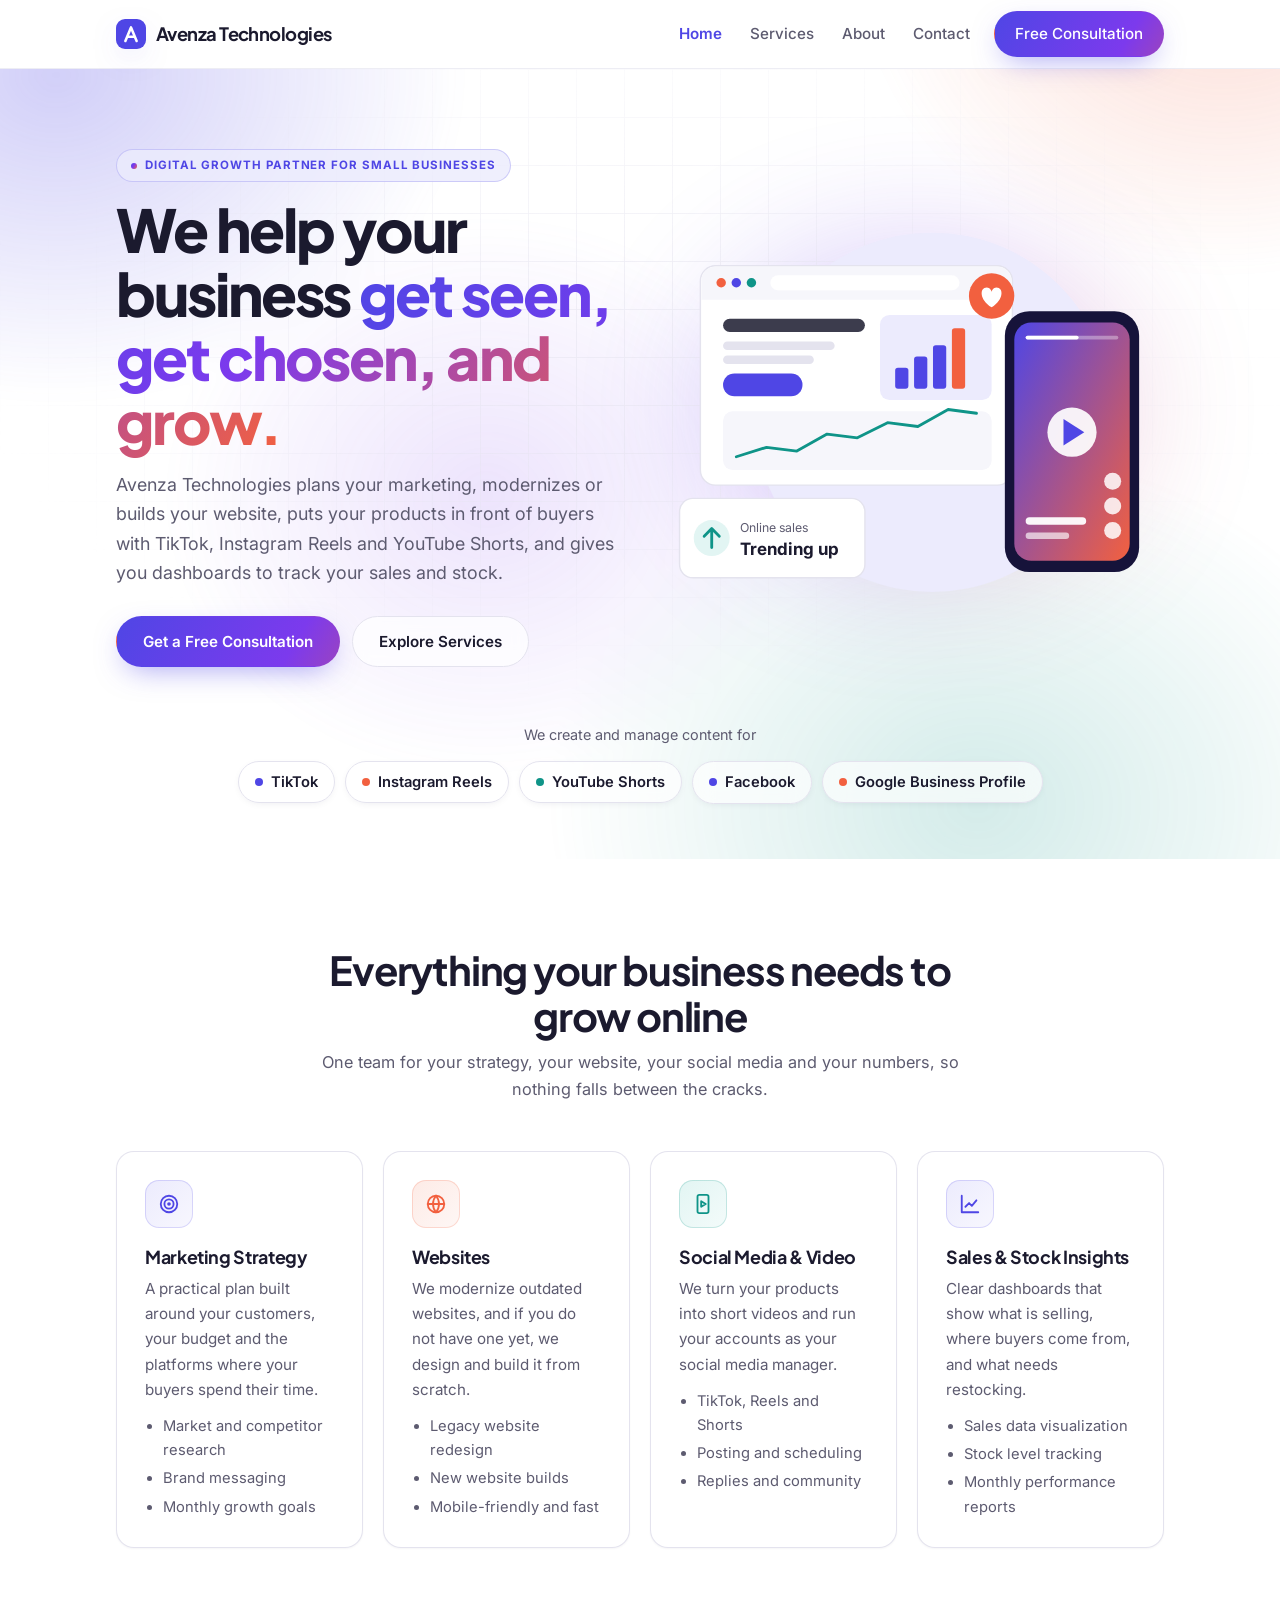
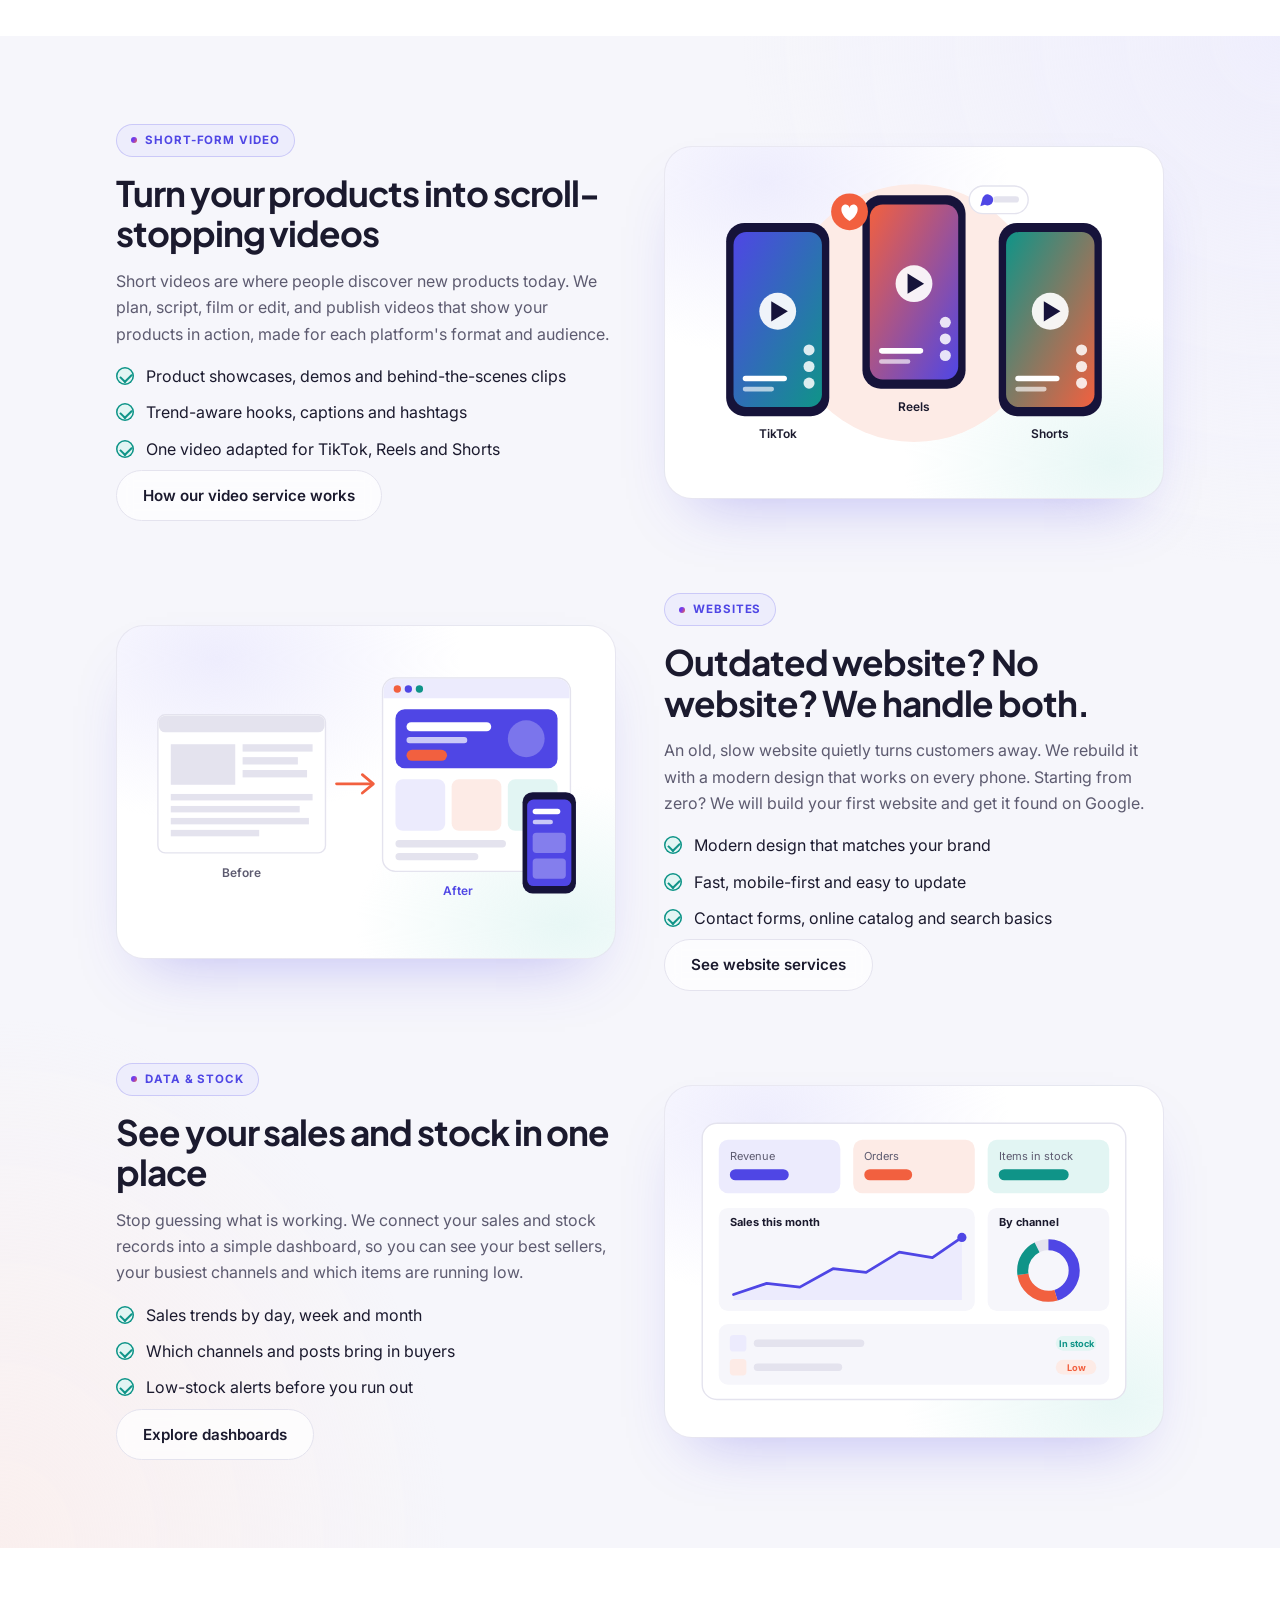
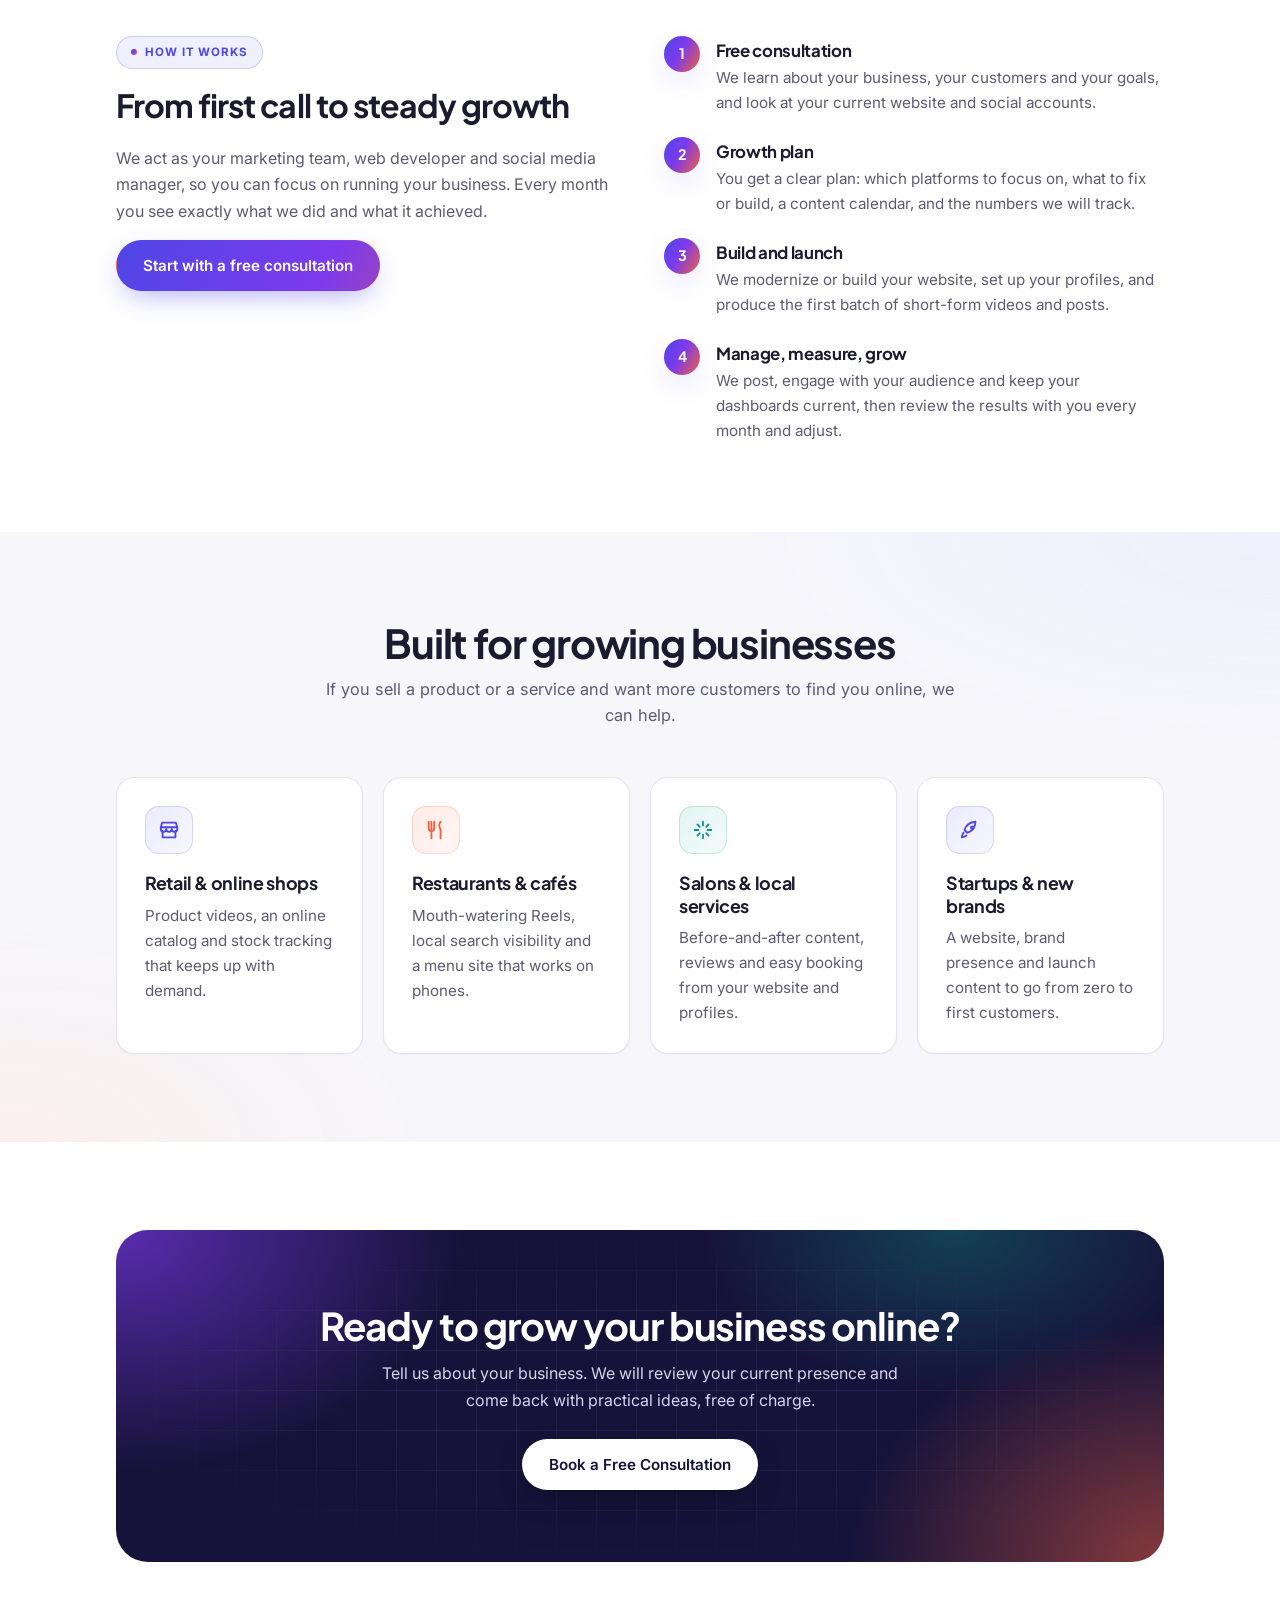
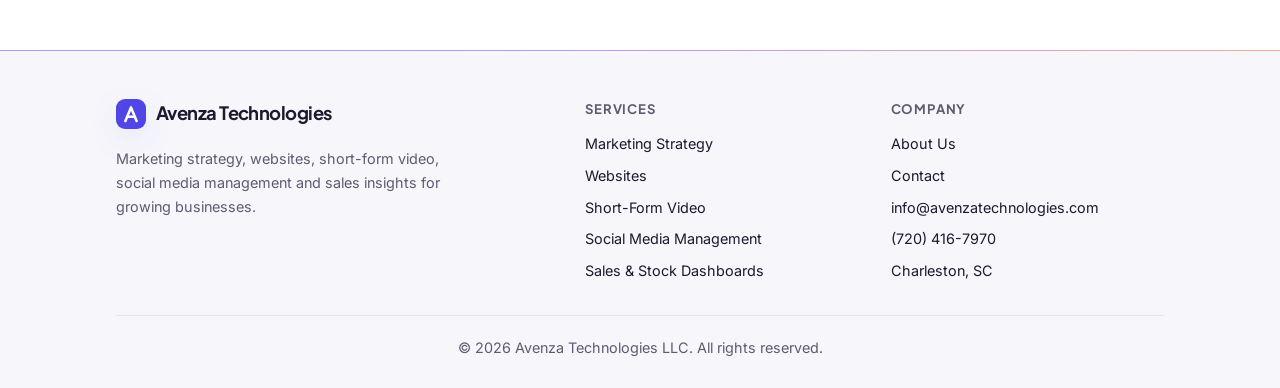
<file: index.html>
<!DOCTYPE html>
<html lang="en">
<head>
<meta charset="UTF-8">
<meta name="viewport" content="width=device-width, initial-scale=1.0">
<title>Avenza Technologies | Digital Marketing, Websites &amp; Social Media Growth</title>
<meta name="description" content="Avenza Technologies helps businesses grow with marketing strategy, website modernization and new builds, TikTok, Instagram Reels and YouTube Shorts, social media management, and sales and stock dashboards.">
<link rel="canonical" href="https://avenzatechnologies.com/">
<meta property="og:type" content="website">
<meta property="og:site_name" content="Avenza Technologies">
<meta property="og:title" content="Avenza Technologies | Digital Marketing, Websites &amp; Social Media Growth">
<meta property="og:description" content="Avenza Technologies helps businesses grow with marketing strategy, website modernization and new builds, TikTok, Instagram Reels and YouTube Shorts, social media management, and sales and stock dashboards.">
<meta property="og:url" content="https://avenzatechnologies.com/">
<meta name="theme-color" content="#4f46e5">
<link rel="icon" href="/assets/favicon.svg" type="image/svg+xml">
<link rel="preconnect" href="https://fonts.googleapis.com">
<link rel="preconnect" href="https://fonts.gstatic.com" crossorigin>
<link rel="stylesheet" href="https://fonts.googleapis.com/css2?family=Inter:wght@400;500;600;700&family=Plus+Jakarta+Sans:wght@600;700;800&display=swap">
<link rel="stylesheet" href="/assets/css/styles.css">
<script type="application/ld+json">
{
  "@context": "https://schema.org",
  "@type": "ProfessionalService",
  "name": "Avenza Technologies LLC",
  "url": "https://avenzatechnologies.com/",
  "logo": "https://avenzatechnologies.com/assets/favicon.svg",
  "description": "Avenza Technologies helps businesses grow with marketing strategy, website modernization and new website builds, short-form video for TikTok, Instagram Reels and YouTube Shorts, social media management, and sales and stock dashboards.",
  "email": "info@avenzatechnologies.com",
  "telephone": "+1-720-416-7970",
  "address": {
    "@type": "PostalAddress",
    "addressLocality": "Charleston",
    "addressRegion": "SC",
    "addressCountry": "US"
  },
  "areaServed": "US",
  "knowsAbout": [
    "Digital marketing strategy",
    "Website design",
    "Website modernization",
    "Short-form video marketing",
    "TikTok marketing",
    "Instagram Reels",
    "YouTube Shorts",
    "Social media management",
    "Sales data visualization",
    "Inventory tracking"
  ]
}
</script>
</head>
<body>

<a class="skip-link" href="#main">Skip to content</a>

<header class="site-header">
  <div class="wrap">
    <a class="logo" href="/">
      <svg class="logo-mark" viewBox="0 0 64 64" xmlns="http://www.w3.org/2000/svg" aria-hidden="true"><rect width="64" height="64" rx="14" fill="var(--accent)"/><path d="M20 47 L32 18 L44 47" fill="none" stroke="var(--bg)" stroke-width="5.5" stroke-linecap="round" stroke-linejoin="round"/><path d="M25.5 38 H38.5" stroke="var(--bg)" stroke-width="5.5" stroke-linecap="round"/></svg>
      Avenza Technologies
    </a>
    <button class="nav-toggle" type="button" aria-expanded="false" aria-controls="site-nav" aria-label="Toggle navigation">Menu</button>
    <nav class="site-nav" id="site-nav">
      <a href="/" aria-current="page">Home</a>
      <a href="/services/">Services</a>
      <a href="/about/">About</a>
      <a href="/contact/">Contact</a>
      <a class="btn" href="/contact/">Free Consultation</a>
    </nav>
  </div>
</header>

<main id="main">

  <section class="hero-section">
  <div class="wrap">
    <div class="hero-split">
      <div>
        <span class="eyebrow">Digital growth partner for small businesses</span>
        <h1>We help your business <span class="text-grad">get seen, get chosen, and grow.</span></h1>
        <p class="lead">Avenza Technologies plans your marketing, modernizes or builds your website, puts your products in front of buyers with TikTok, Instagram Reels and YouTube Shorts, and gives you dashboards to track your sales and stock.</p>
        <div class="btn-row">
          <a class="btn" href="/contact/">Get a Free Consultation</a>
          <a class="btn btn-ghost" href="/services/">Explore Services</a>
        </div>
      </div>
      <div>
        <svg class="ill" viewBox="0 0 520 420" xmlns="http://www.w3.org/2000/svg" role="img" aria-label="Illustration of a modern business website with sales charts next to a phone playing a short-form video">
  <defs>
    <linearGradient id="hg" x1="0" y1="0" x2="1" y2="1">
      <stop offset="0" style="stop-color:var(--accent)"/>
      <stop offset="1" style="stop-color:var(--accent-2)"/>
    </linearGradient>
  </defs>
  <circle cx="275" cy="215" r="190" class="f-soft"/>
  <rect x="30" y="60" width="330" height="232" rx="16" class="f-card st-line"/>
  <path d="M46 61 H344 A15 15 0 0 1 359 76 V96 H31 V76 A15 15 0 0 1 46 61Z" class="f-alt"/>
  <circle cx="52" cy="78" r="5" class="f-acc2"/><circle cx="68" cy="78" r="5" class="f-acc"/><circle cx="84" cy="78" r="5" class="f-acc3"/>
  <rect x="104" y="70" width="200" height="16" rx="8" class="f-bg"/>
  <rect x="54" y="116" width="150" height="14" rx="7" class="f-text" opacity=".85"/>
  <rect x="54" y="140" width="118" height="9" rx="4.5" class="f-line"/>
  <rect x="54" y="155" width="96" height="9" rx="4.5" class="f-line"/>
  <rect x="54" y="174" width="84" height="24" rx="12" class="f-acc"/>
  <rect x="220" y="112" width="118" height="90" rx="10" class="f-soft"/>
  <rect x="236" y="168" width="14" height="22" rx="3" class="f-acc"/>
  <rect x="256" y="156" width="14" height="34" rx="3" class="f-acc"/>
  <rect x="276" y="144" width="14" height="46" rx="3" class="f-acc"/>
  <rect x="296" y="126" width="14" height="64" rx="3" class="f-acc2"/>
  <rect x="54" y="214" width="284" height="62" rx="10" class="f-alt"/>
  <polyline points="68,262 100,252 132,256 164,238 196,242 228,226 260,230 292,212 322,216" class="s-acc3" stroke-width="3" stroke-linecap="round" stroke-linejoin="round"/>
  <rect x="352" y="108" width="142" height="276" rx="26" class="f-deep"/>
  <rect x="362" y="120" width="122" height="252" rx="18" fill="url(#hg)"/>
  <rect x="374" y="134" width="98" height="4" rx="2" fill="#fff" opacity=".35"/>
  <rect x="374" y="134" width="56" height="4" rx="2" fill="#fff"/>
  <circle cx="423" cy="236" r="26" fill="#fff" opacity=".92"/>
  <path d="M414 222 L436 236 L414 250Z" class="f-acc"/>
  <circle cx="466" cy="288" r="9" fill="#fff" opacity=".85"/>
  <circle cx="466" cy="314" r="9" fill="#fff" opacity=".85"/>
  <circle cx="466" cy="340" r="9" fill="#fff" opacity=".85"/>
  <rect x="374" y="326" width="64" height="8" rx="4" fill="#fff" opacity=".95"/>
  <rect x="374" y="342" width="46" height="7" rx="3.5" fill="#fff" opacity=".65"/>
  <circle cx="338" cy="92" r="24" class="f-acc2"/>
  <path d="M338 104 C 325 96, 325 83, 333 83 C 336 83, 338 86, 338 88 C 338 86, 340 83, 343 83 C 351 83, 351 96, 338 104Z" fill="#fff"/>
  <rect x="8" y="306" width="196" height="84" rx="14" class="f-card st-line"/>
  <circle cx="42" cy="348" r="19" class="f-soft3"/>
  <path d="M42 358 V338 M34 346 L42 338 L50 346" class="s-acc3" stroke-width="3" stroke-linecap="round" stroke-linejoin="round"/>
  <text x="72" y="342" class="f-muted" font-size="13">Online sales</text>
  <text x="72" y="366" class="f-text" font-size="18" font-weight="700">Trending up</text>
</svg>
      </div>
    </div>
  </div>

  <div class="strip">
    <div class="wrap">
      <p>We create and manage content for</p>
      <div class="chips">
        <span class="chip"><span class="dot"></span>TikTok</span>
        <span class="chip"><span class="dot"></span>Instagram Reels</span>
        <span class="chip"><span class="dot"></span>YouTube Shorts</span>
        <span class="chip"><span class="dot"></span>Facebook</span>
        <span class="chip"><span class="dot"></span>Google Business Profile</span>
      </div>
    </div>
  </div>

  </section>

  <section class="section">
    <div class="wrap">
      <div class="section-head center">
        <h2>Everything your business needs to grow online</h2>
        <p>One team for your strategy, your website, your social media and your numbers, so nothing falls between the cracks.</p>
      </div>
      <div class="cards cards-4">
        <div class="card">
          <div class="card-icon" aria-hidden="true">
            <svg viewBox="0 0 24 24" fill="none" stroke="currentColor" stroke-width="2" stroke-linecap="round" stroke-linejoin="round"><circle cx="12" cy="12" r="9"/><circle cx="12" cy="12" r="5"/><circle cx="12" cy="12" r="1"/></svg>
          </div>
          <h3>Marketing Strategy</h3>
          <p>A practical plan built around your customers, your budget and the platforms where your buyers spend their time.</p>
            <ul>
              <li>Market and competitor research</li>
              <li>Brand messaging</li>
              <li>Monthly growth goals</li>
            </ul>
        </div>
        <div class="card">
          <div class="card-icon c2" aria-hidden="true">
            <svg viewBox="0 0 24 24" fill="none" stroke="currentColor" stroke-width="2" stroke-linecap="round" stroke-linejoin="round"><circle cx="12" cy="12" r="9"/><path d="M3 12h18"/><path d="M12 3a14 14 0 0 1 0 18a14 14 0 0 1 0-18"/></svg>
          </div>
          <h3>Websites</h3>
          <p>We modernize outdated websites, and if you do not have one yet, we design and build it from scratch.</p>
            <ul>
              <li>Legacy website redesign</li>
              <li>New website builds</li>
              <li>Mobile-friendly and fast</li>
            </ul>
        </div>
        <div class="card">
          <div class="card-icon c3" aria-hidden="true">
            <svg viewBox="0 0 24 24" fill="none" stroke="currentColor" stroke-width="2" stroke-linecap="round" stroke-linejoin="round"><rect x="6" y="2" width="12" height="20" rx="2"/><path d="m10 9 5 3-5 3z"/></svg>
          </div>
          <h3>Social Media &amp; Video</h3>
          <p>We turn your products into short videos and run your accounts as your social media manager.</p>
            <ul>
              <li>TikTok, Reels and Shorts</li>
              <li>Posting and scheduling</li>
              <li>Replies and community</li>
            </ul>
        </div>
        <div class="card">
          <div class="card-icon" aria-hidden="true">
            <svg viewBox="0 0 24 24" fill="none" stroke="currentColor" stroke-width="2" stroke-linecap="round" stroke-linejoin="round"><path d="M3 3v18h18"/><path d="m7 15 4-4 3 3 5-6"/></svg>
          </div>
          <h3>Sales &amp; Stock Insights</h3>
          <p>Clear dashboards that show what is selling, where buyers come from, and what needs restocking.</p>
            <ul>
              <li>Sales data visualization</li>
              <li>Stock level tracking</li>
              <li>Monthly performance reports</li>
            </ul>
        </div>
      </div>
    </div>
  </section>

  <section class="section section-alt">
    <div class="wrap">
      <div class="feature">
        <div>
          <span class="eyebrow">Short-form video</span>
          <h2>Turn your products into scroll-stopping videos</h2>
          <p>Short videos are where people discover new products today. We plan, script, film or edit, and publish videos that show your products in action, made for each platform's format and audience.</p>
          <ul class="checks">
            <li>Product showcases, demos and behind-the-scenes clips</li>
            <li>Trend-aware hooks, captions and hashtags</li>
            <li>One video adapted for TikTok, Reels and Shorts</li>
          </ul>
          <a class="btn btn-ghost" href="/services/#video">How our video service works</a>
        </div>
        <div class="feature-media">
          <svg class="ill" viewBox="0 0 480 320" xmlns="http://www.w3.org/2000/svg" role="img" aria-label="Three phones showing product videos for TikTok, Instagram Reels and YouTube Shorts">
  <defs>
    <linearGradient id="vg1" x1="0" y1="0" x2="1" y2="1"><stop offset="0" style="stop-color:var(--accent)"/><stop offset="1" style="stop-color:var(--accent-3)"/></linearGradient>
    <linearGradient id="vg2" x1="0" y1="0" x2="1" y2="1"><stop offset="0" style="stop-color:var(--accent-2)"/><stop offset="1" style="stop-color:var(--accent)"/></linearGradient>
    <linearGradient id="vg3" x1="0" y1="0" x2="1" y2="1"><stop offset="0" style="stop-color:var(--accent-3)"/><stop offset="1" style="stop-color:var(--accent-2)"/></linearGradient>
  </defs>
  <circle cx="240" cy="150" r="140" class="f-soft2"/>
  <rect x="36" y="52" width="112" height="210" rx="20" class="f-deep"/>
  <rect x="44" y="62" width="96" height="190" rx="14" fill="url(#vg1)"/>
  <circle cx="92" cy="148" r="20" fill="#fff" opacity=".92"/>
  <path d="M85 137 L103 148 L85 159Z" fill="#16133a"/>
  <circle cx="126" cy="190" r="6" fill="#fff" opacity=".85"/>
  <circle cx="126" cy="208" r="6" fill="#fff" opacity=".85"/>
  <circle cx="126" cy="226" r="6" fill="#fff" opacity=".85"/>
  <rect x="54" y="218" width="48" height="6" rx="3" fill="#fff"/>
  <rect x="54" y="230" width="34" height="5" rx="2.5" fill="#fff" opacity=".65"/>
  <text x="92" y="286" text-anchor="middle" class="f-text ill-caption">TikTok</text>
  <rect x="184" y="22" width="112" height="210" rx="20" class="f-deep"/>
  <rect x="192" y="32" width="96" height="190" rx="14" fill="url(#vg2)"/>
  <circle cx="240" cy="118" r="20" fill="#fff" opacity=".92"/>
  <path d="M233 107 L251 118 L233 129Z" fill="#16133a"/>
  <circle cx="274" cy="160" r="6" fill="#fff" opacity=".85"/>
  <circle cx="274" cy="178" r="6" fill="#fff" opacity=".85"/>
  <circle cx="274" cy="196" r="6" fill="#fff" opacity=".85"/>
  <rect x="202" y="188" width="48" height="6" rx="3" fill="#fff"/>
  <rect x="202" y="200" width="34" height="5" rx="2.5" fill="#fff" opacity=".65"/>
  <text x="240" y="256" text-anchor="middle" class="f-text ill-caption">Reels</text>
  <rect x="332" y="52" width="112" height="210" rx="20" class="f-deep"/>
  <rect x="340" y="62" width="96" height="190" rx="14" fill="url(#vg3)"/>
  <circle cx="388" cy="148" r="20" fill="#fff" opacity=".92"/>
  <path d="M381 137 L399 148 L381 159Z" fill="#16133a"/>
  <circle cx="422" cy="190" r="6" fill="#fff" opacity=".85"/>
  <circle cx="422" cy="208" r="6" fill="#fff" opacity=".85"/>
  <circle cx="422" cy="226" r="6" fill="#fff" opacity=".85"/>
  <rect x="350" y="218" width="48" height="6" rx="3" fill="#fff"/>
  <rect x="350" y="230" width="34" height="5" rx="2.5" fill="#fff" opacity=".65"/>
  <text x="388" y="286" text-anchor="middle" class="f-text ill-caption">Shorts</text>
  <circle cx="170" cy="40" r="20" class="f-acc2"/>
  <path d="M170 50 C 159 43, 159 32, 166 32 C 168.5 32, 170 34.5, 170 36 C 170 34.5, 171.5 32, 174 32 C 181 32, 181 43, 170 50Z" fill="#fff"/>
  <rect x="300" y="12" width="64" height="30" rx="15" class="f-card st-line"/>
  <path d="M314 27 a6 6 0 1 1 3 5.2 L312 34Z" class="f-acc"/>
  <rect x="326" y="23" width="28" height="7" rx="3.5" class="f-line"/>
</svg>
        </div>
      </div>

      <div class="feature reverse">
        <div>
          <span class="eyebrow">Websites</span>
          <h2>Outdated website? No website? We handle both.</h2>
          <p>An old, slow website quietly turns customers away. We rebuild it with a modern design that works on every phone. Starting from zero? We will build your first website and get it found on Google.</p>
          <ul class="checks">
            <li>Modern design that matches your brand</li>
            <li>Fast, mobile-first and easy to update</li>
            <li>Contact forms, online catalog and search basics</li>
          </ul>
          <a class="btn btn-ghost" href="/services/#websites">See website services</a>
        </div>
        <div class="feature-media">
          <svg class="ill" viewBox="0 0 480 300" xmlns="http://www.w3.org/2000/svg" role="img" aria-label="An outdated website transformed into a modern, mobile-friendly website">
  <rect x="14" y="66" width="182" height="150" rx="8" class="f-card st-line"/>
  <rect x="15" y="67" width="180" height="18" rx="7" class="f-line"/>
  <rect x="28" y="98" width="70" height="44" class="f-line"/>
  <rect x="106" y="98" width="76" height="8" class="f-line"/>
  <rect x="106" y="112" width="60" height="8" class="f-line"/>
  <rect x="106" y="126" width="70" height="8" class="f-line"/>
  <rect x="28" y="152" width="154" height="7" class="f-line"/>
  <rect x="28" y="165" width="140" height="7" class="f-line"/>
  <rect x="28" y="178" width="150" height="7" class="f-line"/>
  <rect x="28" y="191" width="96" height="7" class="f-line"/>
  <text x="105" y="242" text-anchor="middle" class="f-muted ill-caption">Before</text>
  <path d="M208 141 H246" class="s-acc2" stroke-width="3" stroke-linecap="round"/>
  <path d="M236 131 L248 141 L236 151" class="s-acc2" stroke-width="3" stroke-linecap="round" stroke-linejoin="round"/>
  <rect x="258" y="26" width="204" height="210" rx="14" class="f-card st-line"/>
  <path d="M272 27 H448 A13 13 0 0 1 461 40 V48 H259 V40 A13 13 0 0 1 272 27Z" class="f-soft"/>
  <circle cx="274" cy="38" r="4" class="f-acc2"/><circle cx="286" cy="38" r="4" class="f-acc"/><circle cx="298" cy="38" r="4" class="f-acc3"/>
  <rect x="272" y="60" width="176" height="64" rx="10" class="f-acc"/>
  <rect x="284" y="74" width="92" height="10" rx="5" fill="#fff"/>
  <rect x="284" y="90" width="66" height="7" rx="3.5" fill="#fff" opacity=".7"/>
  <rect x="284" y="104" width="44" height="12" rx="6" class="f-acc2"/>
  <circle cx="414" cy="92" r="20" fill="#fff" opacity=".25"/>
  <rect x="272" y="136" width="54" height="56" rx="8" class="f-soft"/>
  <rect x="333" y="136" width="54" height="56" rx="8" class="f-soft2"/>
  <rect x="394" y="136" width="54" height="56" rx="8" class="f-soft3"/>
  <rect x="272" y="202" width="120" height="8" rx="4" class="f-line"/>
  <rect x="272" y="216" width="90" height="8" rx="4" class="f-line"/>
  <rect x="410" y="150" width="58" height="110" rx="11" class="f-deep"/>
  <rect x="415" y="158" width="48" height="94" rx="7" class="f-acc"/>
  <rect x="421" y="168" width="30" height="6" rx="3" fill="#fff"/>
  <rect x="421" y="180" width="22" height="5" rx="2.5" fill="#fff" opacity=".7"/>
  <rect x="421" y="194" width="36" height="22" rx="4" fill="#fff" opacity=".3"/>
  <rect x="421" y="222" width="36" height="22" rx="4" fill="#fff" opacity=".3"/>
  <text x="340" y="262" text-anchor="middle" class="f-acc ill-caption">After</text>
</svg>
        </div>
      </div>

      <div class="feature">
        <div>
          <span class="eyebrow">Data &amp; stock</span>
          <h2>See your sales and stock in one place</h2>
          <p>Stop guessing what is working. We connect your sales and stock records into a simple dashboard, so you can see your best sellers, your busiest channels and which items are running low.</p>
          <ul class="checks">
            <li>Sales trends by day, week and month</li>
            <li>Which channels and posts bring in buyers</li>
            <li>Low-stock alerts before you run out</li>
          </ul>
          <a class="btn btn-ghost" href="/services/#insights">Explore dashboards</a>
        </div>
        <div class="feature-media">
          <svg class="ill" viewBox="0 0 480 320" xmlns="http://www.w3.org/2000/svg" role="img" aria-label="Sales dashboard with revenue chart, sales by channel and a stock list flagging low items">
  <rect x="10" y="10" width="460" height="300" rx="16" class="f-card st-line"/>
  <rect x="28" y="28" width="132" height="58" rx="10" class="f-soft"/>
  <text x="40" y="50" class="f-muted" font-size="12">Revenue</text>
  <rect x="40" y="60" width="64" height="12" rx="6" class="f-acc"/>
  <rect x="174" y="28" width="132" height="58" rx="10" class="f-soft2"/>
  <text x="186" y="50" class="f-muted" font-size="12">Orders</text>
  <rect x="186" y="60" width="52" height="12" rx="6" class="f-acc2"/>
  <rect x="320" y="28" width="132" height="58" rx="10" class="f-soft3"/>
  <text x="332" y="50" class="f-muted" font-size="12">Items in stock</text>
  <rect x="332" y="60" width="76" height="12" rx="6" class="f-acc3"/>
  <rect x="28" y="102" width="278" height="112" rx="10" class="f-alt"/>
  <text x="40" y="122" class="f-text" font-size="12" font-weight="700">Sales this month</text>
  <path d="M44 196 L80 184 L116 188 L152 168 L188 172 L224 150 L260 156 L292 134 V202 H44Z" class="f-soft"/>
  <polyline points="44,196 80,184 116,188 152,168 188,172 224,150 260,156 292,134" class="s-acc" stroke-width="3" stroke-linecap="round" stroke-linejoin="round"/>
  <circle cx="292" cy="134" r="5" class="f-acc"/>
  <rect x="320" y="102" width="132" height="112" rx="10" class="f-alt"/>
  <text x="332" y="122" class="f-text" font-size="12" font-weight="700">By channel</text>
  <g transform="rotate(-90 386 170)">
    <circle cx="386" cy="170" r="28" stroke-width="12" style="stroke:var(--border)" fill="none"/>
    <circle cx="386" cy="170" r="28" stroke-width="12" class="s-acc" stroke-dasharray="79 176"/>
    <circle cx="386" cy="170" r="28" stroke-width="12" class="s-acc2" stroke-dasharray="48 176" stroke-dashoffset="-79"/>
    <circle cx="386" cy="170" r="28" stroke-width="12" class="s-acc3" stroke-dasharray="35 176" stroke-dashoffset="-127"/>
  </g>
  <rect x="28" y="228" width="424" height="66" rx="10" class="f-alt"/>
  <rect x="40" y="240" width="18" height="18" rx="4" class="f-soft"/>
  <rect x="66" y="245" width="120" height="8" rx="4" class="f-line"/>
  <rect x="394" y="241" width="44" height="16" rx="8" class="f-soft3"/>
  <text x="416" y="253" text-anchor="middle" class="f-acc3" font-size="10" font-weight="700">In stock</text>
  <rect x="40" y="266" width="18" height="18" rx="4" class="f-soft2"/>
  <rect x="66" y="271" width="96" height="8" rx="4" class="f-line"/>
  <rect x="394" y="267" width="44" height="16" rx="8" class="f-soft2"/>
  <text x="416" y="279" text-anchor="middle" class="f-acc2" font-size="10" font-weight="700">Low</text>
</svg>
        </div>
      </div>
    </div>
  </section>

  <section class="section">
    <div class="wrap">
      <div class="split">
        <div class="prose">
          <span class="eyebrow">How it works</span>
          <h2 style="margin:0 0 20px; font-size:clamp(1.5rem,3vw,2rem);">From first call to steady growth</h2>
          <p>We act as your marketing team, web developer and social media manager, so you can focus on running your business. Every month you see exactly what we did and what it achieved.</p>
          <a class="btn" href="/contact/">Start with a free consultation</a>
        </div>
        <ol class="steps">
          <li>
            <span class="num" aria-hidden="true">1</span>
            <div>
              <h3>Free consultation</h3>
              <p>We learn about your business, your customers and your goals, and look at your current website and social accounts.</p>
            </div>
          </li>
          <li>
            <span class="num" aria-hidden="true">2</span>
            <div>
              <h3>Growth plan</h3>
              <p>You get a clear plan: which platforms to focus on, what to fix or build, a content calendar, and the numbers we will track.</p>
            </div>
          </li>
          <li>
            <span class="num" aria-hidden="true">3</span>
            <div>
              <h3>Build and launch</h3>
              <p>We modernize or build your website, set up your profiles, and produce the first batch of short-form videos and posts.</p>
            </div>
          </li>
          <li>
            <span class="num" aria-hidden="true">4</span>
            <div>
              <h3>Manage, measure, grow</h3>
              <p>We post, engage with your audience and keep your dashboards current, then review the results with you every month and adjust.</p>
            </div>
          </li>
        </ol>
      </div>
    </div>
  </section>

  <section class="section section-alt">
    <div class="wrap">
      <div class="section-head center">
        <h2>Built for growing businesses</h2>
        <p>If you sell a product or a service and want more customers to find you online, we can help.</p>
      </div>
      <div class="cards cards-4">
        <div class="card">
          <div class="card-icon" aria-hidden="true">
            <svg viewBox="0 0 24 24" fill="none" stroke="currentColor" stroke-width="2" stroke-linecap="round" stroke-linejoin="round"><path d="M3 9 4.5 4h15L21 9"/><path d="M3 9h18v2a3 3 0 0 1-6 0 3 3 0 0 1-6 0 3 3 0 0 1-6 0z"/><path d="M5 13v7h14v-7"/></svg>
          </div>
          <h3>Retail &amp; online shops</h3>
          <p>Product videos, an online catalog and stock tracking that keeps up with demand.</p>
        </div>
        <div class="card">
          <div class="card-icon c2" aria-hidden="true">
            <svg viewBox="0 0 24 24" fill="none" stroke="currentColor" stroke-width="2" stroke-linecap="round" stroke-linejoin="round"><path d="M4 3v7a3 3 0 0 0 6 0V3"/><path d="M7 3v18"/><path d="M17 3c-2 2-2 6 0 8v10"/></svg>
          </div>
          <h3>Restaurants &amp; cafés</h3>
          <p>Mouth-watering Reels, local search visibility and a menu site that works on phones.</p>
        </div>
        <div class="card">
          <div class="card-icon c3" aria-hidden="true">
            <svg viewBox="0 0 24 24" fill="none" stroke="currentColor" stroke-width="2" stroke-linecap="round" stroke-linejoin="round"><path d="M12 3v4M12 17v4M3 12h4M17 12h4M6 6l2.5 2.5M15.5 15.5 18 18M6 18l2.5-2.5M15.5 8.5 18 6"/></svg>
          </div>
          <h3>Salons &amp; local services</h3>
          <p>Before-and-after content, reviews and easy booking from your website and profiles.</p>
        </div>
        <div class="card">
          <div class="card-icon" aria-hidden="true">
            <svg viewBox="0 0 24 24" fill="none" stroke="currentColor" stroke-width="2" stroke-linecap="round" stroke-linejoin="round"><path d="M5 15c-1.5 1.5-2 5-2 5s3.5-.5 5-2"/><path d="M9 15 6 12c1-4 5-9 12-9 0 7-5 11-9 12z"/><circle cx="14.5" cy="9.5" r="1.5"/></svg>
          </div>
          <h3>Startups &amp; new brands</h3>
          <p>A website, brand presence and launch content to go from zero to first customers.</p>
        </div>
      </div>
    </div>
  </section>

  <section class="section">
    <div class="wrap">
      <div class="cta">
        <h2>Ready to grow your business online?</h2>
        <p>Tell us about your business. We will review your current presence and come back with practical ideas, free of charge.</p>
        <a class="btn" href="/contact/">Book a Free Consultation</a>
      </div>
    </div>
  </section>

</main>

<footer class="site-footer">
  <div class="wrap">
    <div class="footer-grid">
      <div>
        <a class="logo" href="/">
          <svg class="logo-mark" viewBox="0 0 64 64" xmlns="http://www.w3.org/2000/svg" aria-hidden="true"><rect width="64" height="64" rx="14" fill="var(--accent)"/><path d="M20 47 L32 18 L44 47" fill="none" stroke="var(--bg)" stroke-width="5.5" stroke-linecap="round" stroke-linejoin="round"/><path d="M25.5 38 H38.5" stroke="var(--bg)" stroke-width="5.5" stroke-linecap="round"/></svg>
          Avenza Technologies
        </a>
        <p>Marketing strategy, websites, short-form video, social media management and sales insights for growing businesses.</p>
      </div>
      <div>
        <h4>Services</h4>
        <ul>
          <li><a href="/services/#strategy">Marketing Strategy</a></li>
          <li><a href="/services/#websites">Websites</a></li>
          <li><a href="/services/#video">Short-Form Video</a></li>
          <li><a href="/services/#social">Social Media Management</a></li>
          <li><a href="/services/#insights">Sales &amp; Stock Dashboards</a></li>
        </ul>
      </div>
      <div>
        <h4>Company</h4>
        <ul>
          <li><a href="/about/">About Us</a></li>
          <li><a href="/contact/">Contact</a></li>
          <li><a href="mailto:info@avenzatechnologies.com">info@avenzatechnologies.com</a></li>
          <li><a href="tel:+17204167970">(720) 416-7970</a></li>
          <li>Charleston, SC</li>
        </ul>
      </div>
    </div>
    <div class="footer-bottom">
      <p>&copy; <span id="year"></span> Avenza Technologies LLC. All rights reserved.</p>
    </div>
  </div>
</footer>

<script src="/assets/js/main.js"></script>
</body>
</html>
</file>
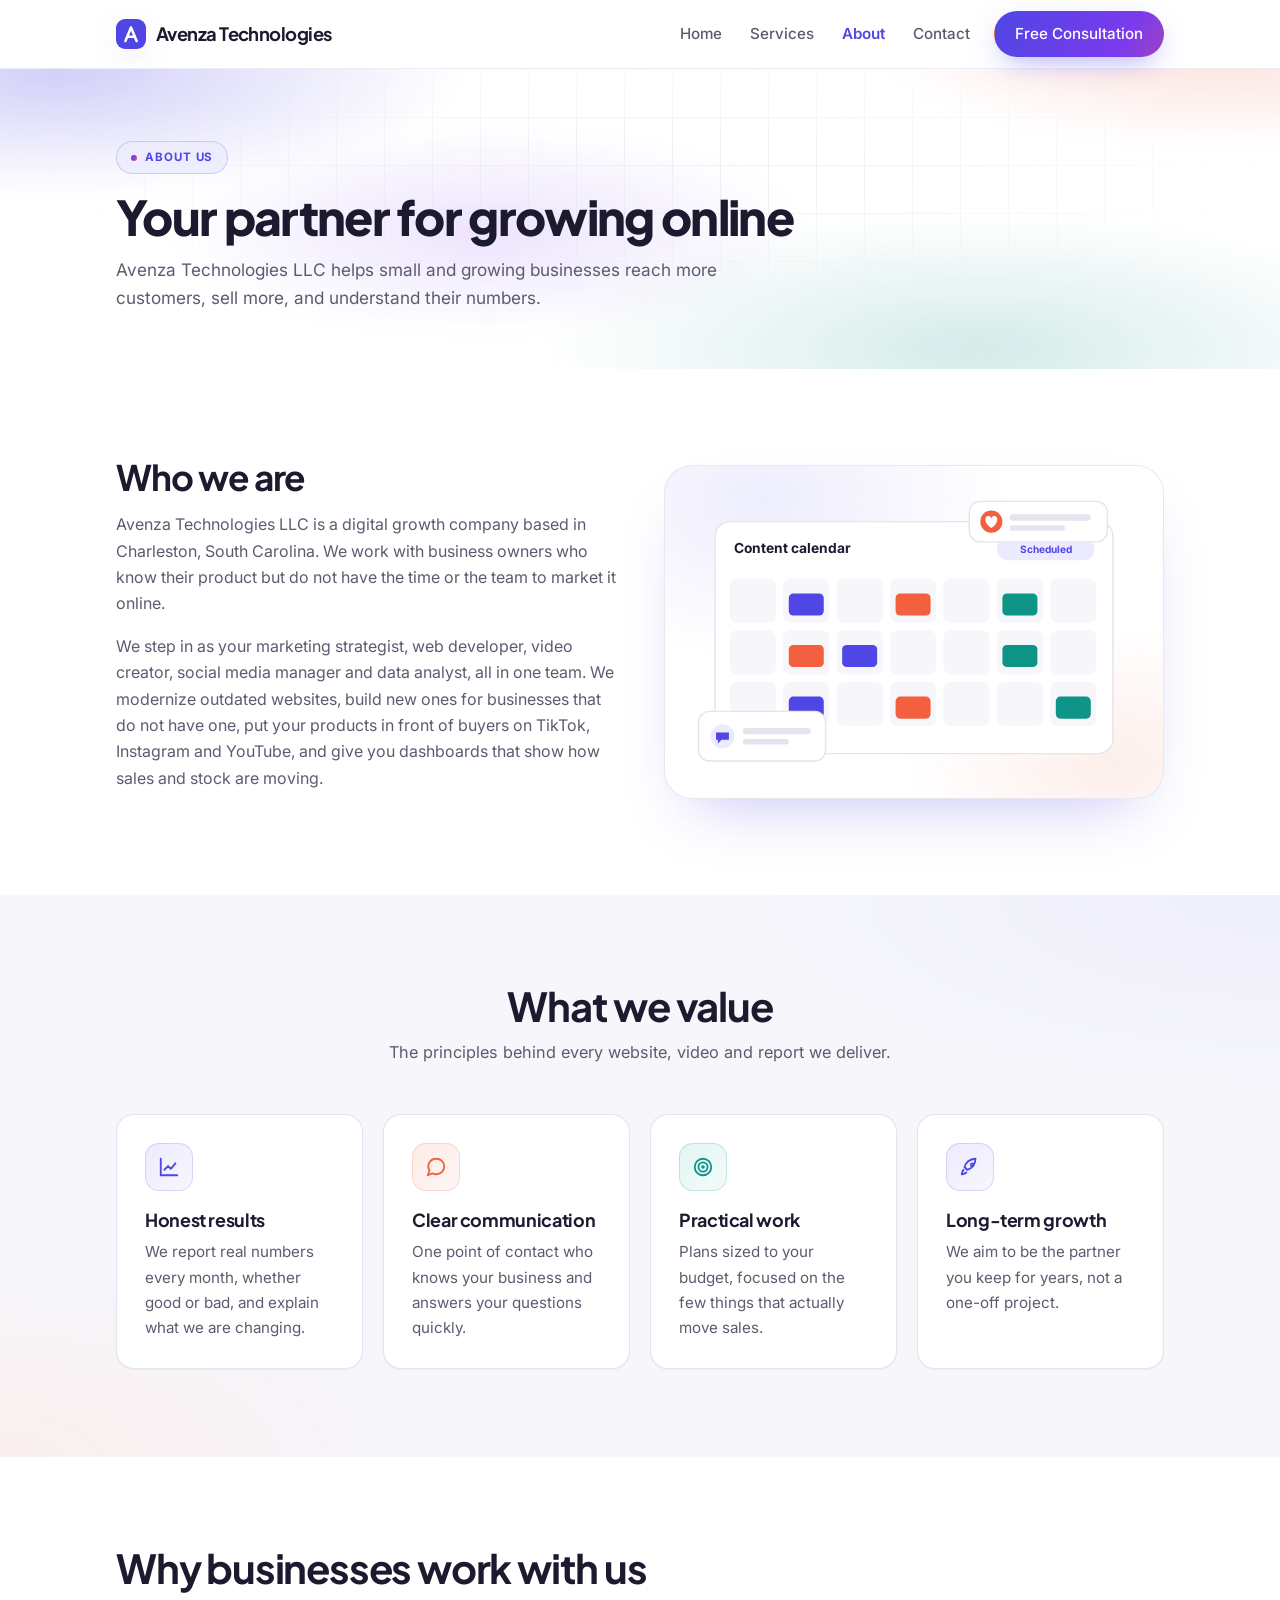
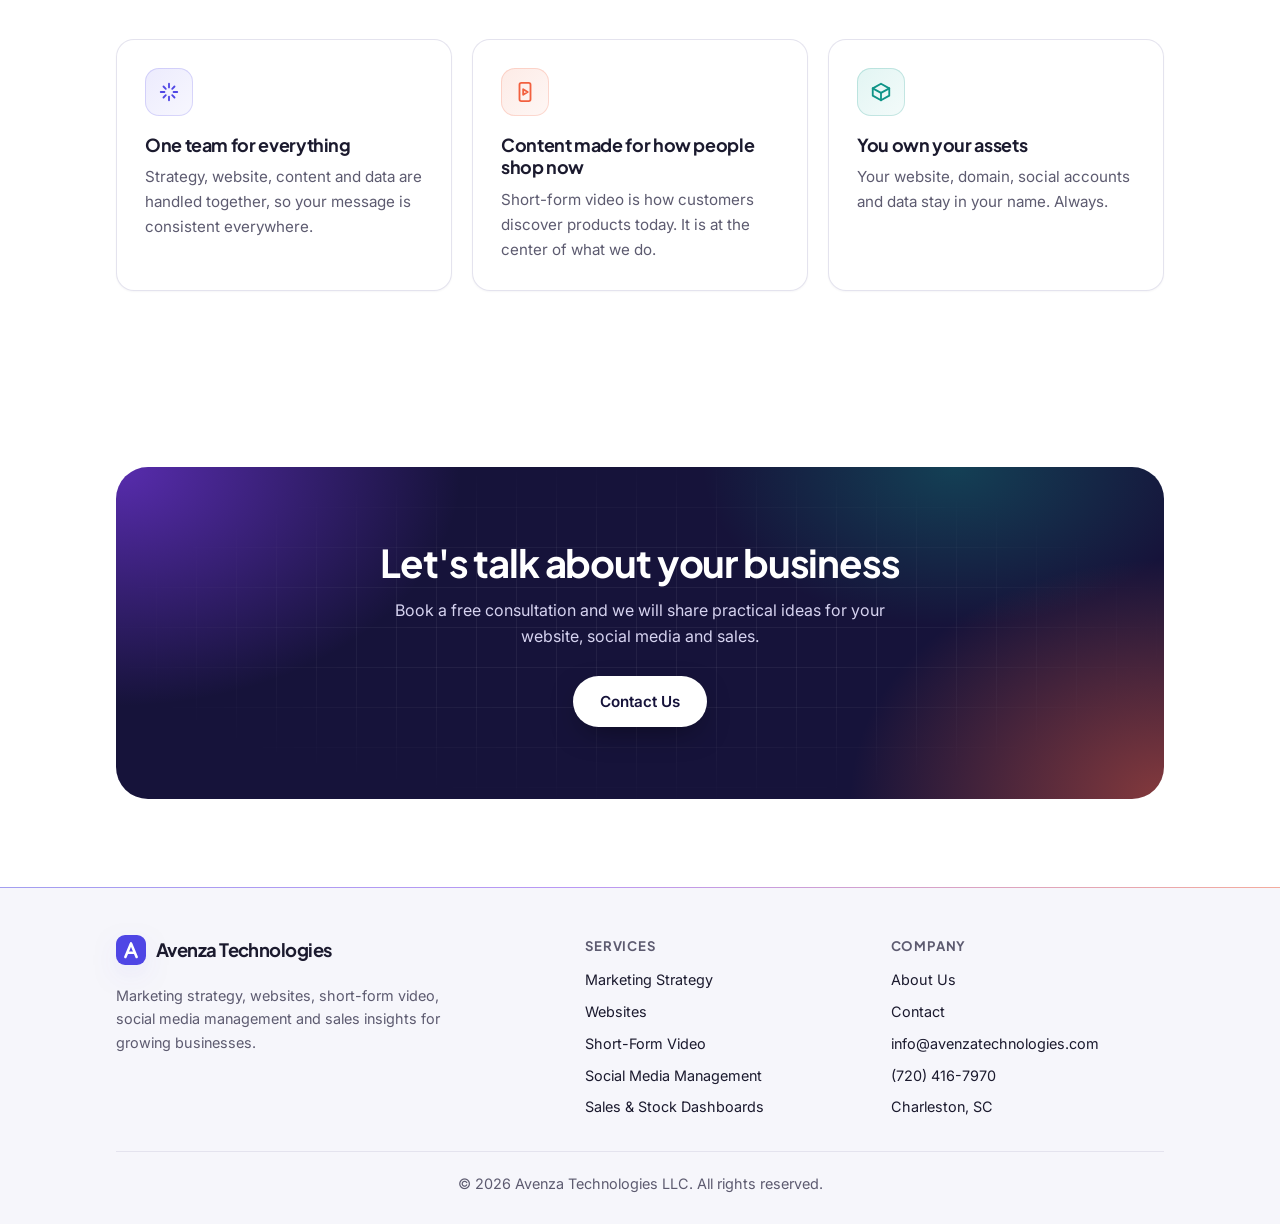
<file: about/index.html>
<!DOCTYPE html>
<html lang="en">
<head>
<meta charset="UTF-8">
<meta name="viewport" content="width=device-width, initial-scale=1.0">
<title>About | Avenza Technologies</title>
<meta name="description" content="Avenza Technologies LLC is a Charleston, SC digital growth company offering marketing strategy, websites, short-form video, social media management and sales insights.">
<link rel="canonical" href="https://avenzatechnologies.com/about/">
<meta property="og:type" content="website">
<meta property="og:site_name" content="Avenza Technologies">
<meta property="og:title" content="About | Avenza Technologies">
<meta property="og:description" content="Avenza Technologies LLC is a Charleston, SC digital growth company offering marketing strategy, websites, short-form video, social media management and sales insights.">
<meta property="og:url" content="https://avenzatechnologies.com/about/">
<meta name="theme-color" content="#4f46e5">
<link rel="icon" href="/assets/favicon.svg" type="image/svg+xml">
<link rel="preconnect" href="https://fonts.googleapis.com">
<link rel="preconnect" href="https://fonts.gstatic.com" crossorigin>
<link rel="stylesheet" href="https://fonts.googleapis.com/css2?family=Inter:wght@400;500;600;700&family=Plus+Jakarta+Sans:wght@600;700;800&display=swap">
<link rel="stylesheet" href="/assets/css/styles.css">
</head>
<body>

<a class="skip-link" href="#main">Skip to content</a>

<header class="site-header">
  <div class="wrap">
    <a class="logo" href="/">
      <svg class="logo-mark" viewBox="0 0 64 64" xmlns="http://www.w3.org/2000/svg" aria-hidden="true"><rect width="64" height="64" rx="14" fill="var(--accent)"/><path d="M20 47 L32 18 L44 47" fill="none" stroke="var(--bg)" stroke-width="5.5" stroke-linecap="round" stroke-linejoin="round"/><path d="M25.5 38 H38.5" stroke="var(--bg)" stroke-width="5.5" stroke-linecap="round"/></svg>
      Avenza Technologies
    </a>
    <button class="nav-toggle" type="button" aria-expanded="false" aria-controls="site-nav" aria-label="Toggle navigation">Menu</button>
    <nav class="site-nav" id="site-nav">
      <a href="/">Home</a>
      <a href="/services/">Services</a>
      <a href="/about/" aria-current="page">About</a>
      <a href="/contact/">Contact</a>
      <a class="btn" href="/contact/">Free Consultation</a>
    </nav>
  </div>
</header>

<main id="main">

  <div class="page-hero">
    <div class="wrap">
      <span class="eyebrow">About us</span>
      <h1>Your partner for growing online</h1>
      <p>Avenza Technologies LLC helps small and growing businesses reach more customers, sell more, and understand their numbers.</p>
    </div>
  </div>

  <section class="section">
    <div class="wrap">
      <div class="feature">
        <div class="prose">
          <h2>Who we are</h2>
          <p>Avenza Technologies LLC is a digital growth company based in Charleston, South Carolina. We work with business owners who know their product but do not have the time or the team to market it online.</p>
          <p>We step in as your marketing strategist, web developer, video creator, social media manager and data analyst, all in one team. We modernize outdated websites, build new ones for businesses that do not have one, put your products in front of buyers on TikTok, Instagram and YouTube, and give you dashboards that show how sales and stock are moving.</p>
        </div>
        <div class="feature-media">
          <svg class="ill" viewBox="0 0 480 300" xmlns="http://www.w3.org/2000/svg" role="img" aria-label="A monthly content calendar with scheduled posts, likes and comments">
  <rect x="24" y="30" width="432" height="252" rx="16" class="f-card st-line"/>
  <text x="44" y="64" class="f-text" font-size="15" font-weight="700">Content calendar</text>
  <rect x="330" y="48" width="106" height="24" rx="12" class="f-soft"/>
  <text x="383" y="64" text-anchor="middle" class="f-acc" font-size="11" font-weight="700">Scheduled</text>
  <rect x="40" y="92" width="50" height="48" rx="8" class="f-alt"/>
  <rect x="98" y="92" width="50" height="48" rx="8" class="f-alt"/>
  <rect x="104" y="108" width="38" height="24" rx="5" class="f-acc"/>
  <rect x="156" y="92" width="50" height="48" rx="8" class="f-alt"/>
  <rect x="214" y="92" width="50" height="48" rx="8" class="f-alt"/>
  <rect x="220" y="108" width="38" height="24" rx="5" class="f-acc2"/>
  <rect x="272" y="92" width="50" height="48" rx="8" class="f-alt"/>
  <rect x="330" y="92" width="50" height="48" rx="8" class="f-alt"/>
  <rect x="336" y="108" width="38" height="24" rx="5" class="f-acc3"/>
  <rect x="388" y="92" width="50" height="48" rx="8" class="f-alt"/>
  <rect x="40" y="148" width="50" height="48" rx="8" class="f-alt"/>
  <rect x="98" y="148" width="50" height="48" rx="8" class="f-alt"/>
  <rect x="104" y="164" width="38" height="24" rx="5" class="f-acc2"/>
  <rect x="156" y="148" width="50" height="48" rx="8" class="f-alt"/>
  <rect x="162" y="164" width="38" height="24" rx="5" class="f-acc"/>
  <rect x="214" y="148" width="50" height="48" rx="8" class="f-alt"/>
  <rect x="272" y="148" width="50" height="48" rx="8" class="f-alt"/>
  <rect x="330" y="148" width="50" height="48" rx="8" class="f-alt"/>
  <rect x="336" y="164" width="38" height="24" rx="5" class="f-acc3"/>
  <rect x="388" y="148" width="50" height="48" rx="8" class="f-alt"/>
  <rect x="40" y="204" width="50" height="48" rx="8" class="f-alt"/>
  <rect x="98" y="204" width="50" height="48" rx="8" class="f-alt"/>
  <rect x="104" y="220" width="38" height="24" rx="5" class="f-acc"/>
  <rect x="156" y="204" width="50" height="48" rx="8" class="f-alt"/>
  <rect x="214" y="204" width="50" height="48" rx="8" class="f-alt"/>
  <rect x="220" y="220" width="38" height="24" rx="5" class="f-acc2"/>
  <rect x="272" y="204" width="50" height="48" rx="8" class="f-alt"/>
  <rect x="330" y="204" width="50" height="48" rx="8" class="f-alt"/>
  <rect x="388" y="204" width="50" height="48" rx="8" class="f-alt"/>
  <rect x="394" y="220" width="38" height="24" rx="5" class="f-acc3"/>
  <rect x="300" y="8" width="150" height="44" rx="12" class="f-card st-line"/>
  <circle cx="324" cy="30" r="12" class="f-acc2"/>
  <path d="M324 37 C 316 32, 316 24, 321 24 C 323 24, 324 26, 324 27 C 324 26, 325 24, 327 24 C 332 24, 332 32, 324 37Z" fill="#fff"/>
  <rect x="344" y="22" width="88" height="7" rx="3.5" class="f-line"/>
  <rect x="344" y="34" width="60" height="6" rx="3" class="f-line"/>
  <rect x="6" y="236" width="138" height="54" rx="12" class="f-card st-line"/>
  <circle cx="32" cy="263" r="13" class="f-soft"/>
  <path d="M25 259 h14 v8 h-8 l-4 4 v-4 h-2z" class="f-acc"/>
  <rect x="54" y="254" width="74" height="7" rx="3.5" class="f-line"/>
  <rect x="54" y="266" width="50" height="6" rx="3" class="f-line"/>
</svg>
        </div>
      </div>
    </div>
  </section>

  <section class="section section-alt">
    <div class="wrap">
      <div class="section-head center">
        <h2>What we value</h2>
        <p>The principles behind every website, video and report we deliver.</p>
      </div>
      <div class="cards cards-4">
        <div class="card">
          <div class="card-icon" aria-hidden="true">
            <svg viewBox="0 0 24 24" fill="none" stroke="currentColor" stroke-width="2" stroke-linecap="round" stroke-linejoin="round"><path d="M3 3v18h18"/><path d="m7 15 4-4 3 3 5-6"/></svg>
          </div>
          <h3>Honest results</h3>
          <p>We report real numbers every month, whether good or bad, and explain what we are changing.</p>
        </div>
        <div class="card">
          <div class="card-icon c2" aria-hidden="true">
            <svg viewBox="0 0 24 24" fill="none" stroke="currentColor" stroke-width="2" stroke-linecap="round" stroke-linejoin="round"><path d="M21 11.5a8.4 8.4 0 0 1-9 8.4 8.6 8.6 0 0 1-3.8-.9L3 21l1.9-5.1A8.4 8.4 0 0 1 12 3a8.4 8.4 0 0 1 9 8.5z"/></svg>
          </div>
          <h3>Clear communication</h3>
          <p>One point of contact who knows your business and answers your questions quickly.</p>
        </div>
        <div class="card">
          <div class="card-icon c3" aria-hidden="true">
            <svg viewBox="0 0 24 24" fill="none" stroke="currentColor" stroke-width="2" stroke-linecap="round" stroke-linejoin="round"><circle cx="12" cy="12" r="9"/><circle cx="12" cy="12" r="5"/><circle cx="12" cy="12" r="1"/></svg>
          </div>
          <h3>Practical work</h3>
          <p>Plans sized to your budget, focused on the few things that actually move sales.</p>
        </div>
        <div class="card">
          <div class="card-icon" aria-hidden="true">
            <svg viewBox="0 0 24 24" fill="none" stroke="currentColor" stroke-width="2" stroke-linecap="round" stroke-linejoin="round"><path d="M5 15c-1.5 1.5-2 5-2 5s3.5-.5 5-2"/><path d="M9 15 6 12c1-4 5-9 12-9 0 7-5 11-9 12z"/><circle cx="14.5" cy="9.5" r="1.5"/></svg>
          </div>
          <h3>Long-term growth</h3>
          <p>We aim to be the partner you keep for years, not a one-off project.</p>
        </div>
      </div>
    </div>
  </section>

  <section class="section">
    <div class="wrap">
      <div class="section-head">
        <h2>Why businesses work with us</h2>
      </div>
      <div class="cards">
        <div class="card">
          <div class="card-icon" aria-hidden="true">
            <svg viewBox="0 0 24 24" fill="none" stroke="currentColor" stroke-width="2" stroke-linecap="round" stroke-linejoin="round"><path d="M12 3v4M12 17v4M3 12h4M17 12h4M6 6l2.5 2.5M15.5 15.5 18 18M6 18l2.5-2.5M15.5 8.5 18 6"/></svg>
          </div>
          <h3>One team for everything</h3>
          <p>Strategy, website, content and data are handled together, so your message is consistent everywhere.</p>
        </div>
        <div class="card">
          <div class="card-icon c2" aria-hidden="true">
            <svg viewBox="0 0 24 24" fill="none" stroke="currentColor" stroke-width="2" stroke-linecap="round" stroke-linejoin="round"><rect x="6" y="2" width="12" height="20" rx="2"/><path d="m10 9 5 3-5 3z"/></svg>
          </div>
          <h3>Content made for how people shop now</h3>
          <p>Short-form video is how customers discover products today. It is at the center of what we do.</p>
        </div>
        <div class="card">
          <div class="card-icon c3" aria-hidden="true">
            <svg viewBox="0 0 24 24" fill="none" stroke="currentColor" stroke-width="2" stroke-linecap="round" stroke-linejoin="round"><path d="M21 8 12 3 3 8v8l9 5 9-5z"/><path d="m3 8 9 5 9-5"/><path d="M12 13v8"/></svg>
          </div>
          <h3>You own your assets</h3>
          <p>Your website, domain, social accounts and data stay in your name. Always.</p>
        </div>
      </div>
    </div>
  </section>

  <section class="section">
    <div class="wrap">
      <div class="cta">
        <h2>Let's talk about your business</h2>
        <p>Book a free consultation and we will share practical ideas for your website, social media and sales.</p>
        <a class="btn" href="/contact/">Contact Us</a>
      </div>
    </div>
  </section>

</main>

<footer class="site-footer">
  <div class="wrap">
    <div class="footer-grid">
      <div>
        <a class="logo" href="/">
          <svg class="logo-mark" viewBox="0 0 64 64" xmlns="http://www.w3.org/2000/svg" aria-hidden="true"><rect width="64" height="64" rx="14" fill="var(--accent)"/><path d="M20 47 L32 18 L44 47" fill="none" stroke="var(--bg)" stroke-width="5.5" stroke-linecap="round" stroke-linejoin="round"/><path d="M25.5 38 H38.5" stroke="var(--bg)" stroke-width="5.5" stroke-linecap="round"/></svg>
          Avenza Technologies
        </a>
        <p>Marketing strategy, websites, short-form video, social media management and sales insights for growing businesses.</p>
      </div>
      <div>
        <h4>Services</h4>
        <ul>
          <li><a href="/services/#strategy">Marketing Strategy</a></li>
          <li><a href="/services/#websites">Websites</a></li>
          <li><a href="/services/#video">Short-Form Video</a></li>
          <li><a href="/services/#social">Social Media Management</a></li>
          <li><a href="/services/#insights">Sales &amp; Stock Dashboards</a></li>
        </ul>
      </div>
      <div>
        <h4>Company</h4>
        <ul>
          <li><a href="/about/">About Us</a></li>
          <li><a href="/contact/">Contact</a></li>
          <li><a href="mailto:info@avenzatechnologies.com">info@avenzatechnologies.com</a></li>
          <li><a href="tel:+17204167970">(720) 416-7970</a></li>
          <li>Charleston, SC</li>
        </ul>
      </div>
    </div>
    <div class="footer-bottom">
      <p>&copy; <span id="year"></span> Avenza Technologies LLC. All rights reserved.</p>
    </div>
  </div>
</footer>

<script src="/assets/js/main.js"></script>
</body>
</html>
</file>
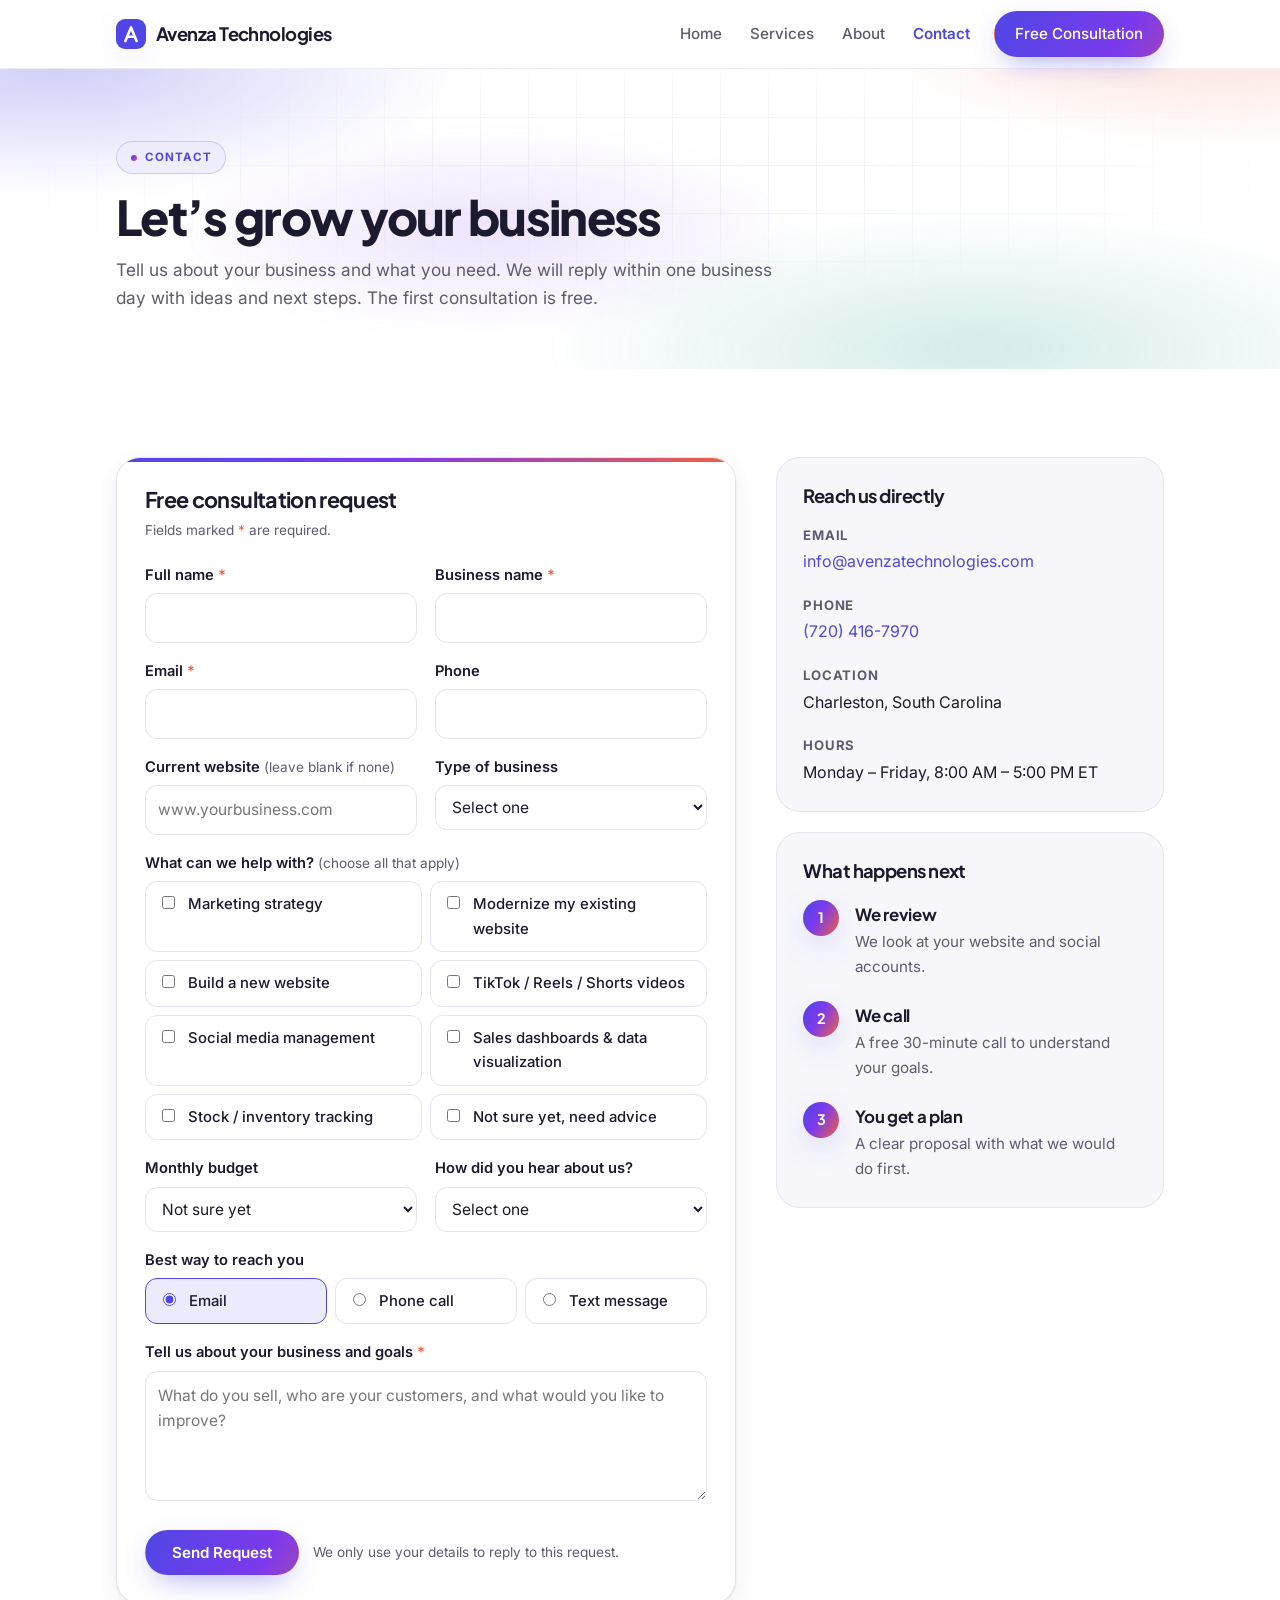
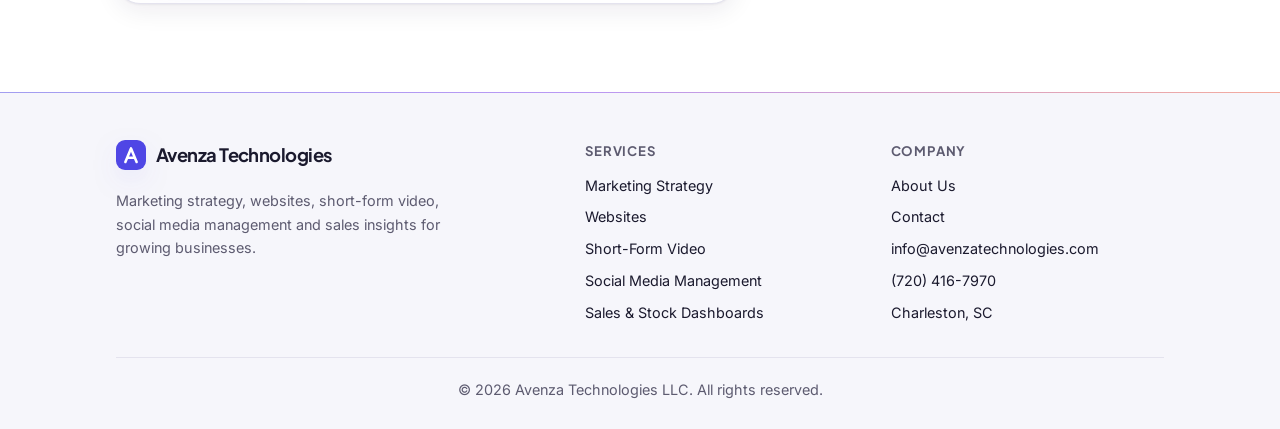
<file: contact/index.html>
<!DOCTYPE html>
<html lang="en">
<head>
<meta charset="UTF-8">
<meta name="viewport" content="width=device-width, initial-scale=1.0">
<title>Contact | Avenza Technologies</title>
<meta name="description" content="Request a free consultation with Avenza Technologies for marketing strategy, websites, short-form video, social media management and sales dashboards.">
<link rel="canonical" href="https://avenzatechnologies.com/contact/">
<meta property="og:type" content="website">
<meta property="og:site_name" content="Avenza Technologies">
<meta property="og:title" content="Contact | Avenza Technologies">
<meta property="og:description" content="Request a free consultation with Avenza Technologies for marketing strategy, websites, short-form video, social media management and sales dashboards.">
<meta property="og:url" content="https://avenzatechnologies.com/contact/">
<meta name="theme-color" content="#4f46e5">
<link rel="icon" href="/assets/favicon.svg" type="image/svg+xml">
<link rel="preconnect" href="https://fonts.googleapis.com">
<link rel="preconnect" href="https://fonts.gstatic.com" crossorigin>
<link rel="stylesheet" href="https://fonts.googleapis.com/css2?family=Inter:wght@400;500;600;700&family=Plus+Jakarta+Sans:wght@600;700;800&display=swap">
<link rel="stylesheet" href="/assets/css/styles.css">
</head>
<body>

<a class="skip-link" href="#main">Skip to content</a>

<header class="site-header">
  <div class="wrap">
    <a class="logo" href="/">
      <svg class="logo-mark" viewBox="0 0 64 64" xmlns="http://www.w3.org/2000/svg" aria-hidden="true"><rect width="64" height="64" rx="14" fill="var(--accent)"/><path d="M20 47 L32 18 L44 47" fill="none" stroke="var(--bg)" stroke-width="5.5" stroke-linecap="round" stroke-linejoin="round"/><path d="M25.5 38 H38.5" stroke="var(--bg)" stroke-width="5.5" stroke-linecap="round"/></svg>
      Avenza Technologies
    </a>
    <button class="nav-toggle" type="button" aria-expanded="false" aria-controls="site-nav" aria-label="Toggle navigation">Menu</button>
    <nav class="site-nav" id="site-nav">
      <a href="/">Home</a>
      <a href="/services/">Services</a>
      <a href="/about/">About</a>
      <a href="/contact/" aria-current="page">Contact</a>
      <a class="btn" href="/contact/">Free Consultation</a>
    </nav>
  </div>
</header>

<main id="main">

  <div class="page-hero">
    <div class="wrap">
      <span class="eyebrow">Contact</span>
      <h1>Let&rsquo;s grow your business</h1>
      <p>Tell us about your business and what you need. We will reply within one business day with ideas and next steps. The first consultation is free.</p>
    </div>
  </div>

  <section class="section">
    <div class="wrap">
      <div class="contact-layout">

        <div class="form-card">
          <h2 style="margin:0 0 6px; font-size:1.35rem;">Free consultation request</h2>
          <p class="form-note" style="margin-bottom:22px;">Fields marked <span style="color:var(--accent-2)">*</span> are required.</p>

          <!-- Submissions go to a Google Sheet via Apps Script; see google-apps-script/SETUP.md -->
          <form id="contact-form" action="https://script.google.com/macros/s/AKfycbxvQtDJ66S5NaErt9VHbfIzYjKnYjiNo9j9mN5QhLJgqjBEmvF3TCpt0agFDvXq3ACgmQ/exec" method="POST">
            <div class="hp-field" aria-hidden="true">
              <label for="f-honey">Leave this field empty</label>
              <input type="text" id="f-honey" name="_honey" tabindex="-1" autocomplete="off">
            </div>

            <div class="form-grid">
              <div class="field">
                <label for="f-name">Full name <span class="req">*</span></label>
                <input type="text" id="f-name" name="Name" autocomplete="name" required>
              </div>
              <div class="field">
                <label for="f-business">Business name <span class="req">*</span></label>
                <input type="text" id="f-business" name="Business" autocomplete="organization" required>
              </div>
              <div class="field">
                <label for="f-email">Email <span class="req">*</span></label>
                <input type="email" id="f-email" name="email" autocomplete="email" required>
              </div>
              <div class="field">
                <label for="f-phone">Phone</label>
                <input type="tel" id="f-phone" name="Phone" autocomplete="tel">
              </div>
              <div class="field">
                <label for="f-website">Current website <span class="hint">(leave blank if none)</span></label>
                <input type="text" id="f-website" name="Website" inputmode="url" placeholder="www.yourbusiness.com">
              </div>
              <div class="field">
                <label for="f-type">Type of business</label>
                <select id="f-type" name="Business type">
                  <option value="">Select one</option>
                  <option>Retail / online shop</option>
                  <option>Restaurant / café / food</option>
                  <option>Salon / beauty / wellness</option>
                  <option>Professional services</option>
                  <option>Home services / trades</option>
                  <option>Startup / new brand</option>
                  <option>Other</option>
                </select>
              </div>

              <fieldset class="field full">
                <legend>What can we help with? <span class="hint">(choose all that apply)</span></legend>
                <div class="option-grid">
                <label class="option"><input type="checkbox" name="Services" value="Marketing strategy"> Marketing strategy</label>
                <label class="option"><input type="checkbox" name="Services" value="Modernize my existing website"> Modernize my existing website</label>
                <label class="option"><input type="checkbox" name="Services" value="Build a new website"> Build a new website</label>
                <label class="option"><input type="checkbox" name="Services" value="TikTok / Reels / Shorts videos"> TikTok / Reels / Shorts videos</label>
                <label class="option"><input type="checkbox" name="Services" value="Social media management"> Social media management</label>
                <label class="option"><input type="checkbox" name="Services" value="Sales dashboards &amp; data visualization"> Sales dashboards &amp; data visualization</label>
                <label class="option"><input type="checkbox" name="Services" value="Stock / inventory tracking"> Stock / inventory tracking</label>
                <label class="option"><input type="checkbox" name="Services" value="Not sure yet, need advice"> Not sure yet, need advice</label>
                </div>
              </fieldset>

              <div class="field">
                <label for="f-budget">Monthly budget</label>
                <select id="f-budget" name="Monthly budget">
                  <option>Not sure yet</option>
                  <option>Under $500</option>
                  <option>$500 &ndash; $1,000</option>
                  <option>$1,000 &ndash; $2,500</option>
                  <option>$2,500+</option>
                </select>
              </div>
              <div class="field">
                <label for="f-source">How did you hear about us?</label>
                <select id="f-source" name="Heard about us">
                  <option value="">Select one</option>
                  <option>Google search</option>
                  <option>Instagram</option>
                  <option>TikTok</option>
                  <option>YouTube</option>
                  <option>Facebook</option>
                  <option>Referral / word of mouth</option>
                  <option>Other</option>
                </select>
              </div>

              <fieldset class="field full">
                <legend>Best way to reach you</legend>
                <div class="radio-row">
                  <label class="option"><input type="radio" name="Preferred contact" value="Email" checked> Email</label>
                  <label class="option"><input type="radio" name="Preferred contact" value="Phone call"> Phone call</label>
                  <label class="option"><input type="radio" name="Preferred contact" value="Text message"> Text message</label>
                </div>
              </fieldset>

              <div class="field full">
                <label for="f-message">Tell us about your business and goals <span class="req">*</span></label>
                <textarea id="f-message" name="Message" required placeholder="What do you sell, who are your customers, and what would you like to improve?"></textarea>
              </div>
            </div>

            <div class="form-actions">
              <button class="btn" type="submit">Send Request</button>
              <p class="form-note">We only use your details to reply to this request.</p>
            </div>
            <div class="form-status" id="form-status" role="status" aria-live="polite" hidden></div>
          </form>
        </div>

        <aside>
          <div class="side-card">
            <h2>Reach us directly</h2>
            <ul class="contact-list">
              <li>
                <strong>Email</strong>
                <a href="mailto:info@avenzatechnologies.com">info@avenzatechnologies.com</a>
              </li>
              <li>
                <strong>Phone</strong>
                <a href="tel:+17204167970">(720) 416-7970</a>
              </li>
              <li>
                <strong>Location</strong>
                Charleston, South Carolina
              </li>
              <li>
                <strong>Hours</strong>
                Monday &ndash; Friday, 8:00 AM &ndash; 5:00 PM ET
              </li>
            </ul>
          </div>
          <div class="side-card">
            <h2>What happens next</h2>
            <ol class="steps">
              <li>
                <span class="num" aria-hidden="true">1</span>
                <div><h3>We review</h3><p>We look at your website and social accounts.</p></div>
              </li>
              <li>
                <span class="num" aria-hidden="true">2</span>
                <div><h3>We call</h3><p>A free 30-minute call to understand your goals.</p></div>
              </li>
              <li>
                <span class="num" aria-hidden="true">3</span>
                <div><h3>You get a plan</h3><p>A clear proposal with what we would do first.</p></div>
              </li>
            </ol>
          </div>
        </aside>

      </div>
    </div>
  </section>

</main>

<footer class="site-footer">
  <div class="wrap">
    <div class="footer-grid">
      <div>
        <a class="logo" href="/">
          <svg class="logo-mark" viewBox="0 0 64 64" xmlns="http://www.w3.org/2000/svg" aria-hidden="true"><rect width="64" height="64" rx="14" fill="var(--accent)"/><path d="M20 47 L32 18 L44 47" fill="none" stroke="var(--bg)" stroke-width="5.5" stroke-linecap="round" stroke-linejoin="round"/><path d="M25.5 38 H38.5" stroke="var(--bg)" stroke-width="5.5" stroke-linecap="round"/></svg>
          Avenza Technologies
        </a>
        <p>Marketing strategy, websites, short-form video, social media management and sales insights for growing businesses.</p>
      </div>
      <div>
        <h4>Services</h4>
        <ul>
          <li><a href="/services/#strategy">Marketing Strategy</a></li>
          <li><a href="/services/#websites">Websites</a></li>
          <li><a href="/services/#video">Short-Form Video</a></li>
          <li><a href="/services/#social">Social Media Management</a></li>
          <li><a href="/services/#insights">Sales &amp; Stock Dashboards</a></li>
        </ul>
      </div>
      <div>
        <h4>Company</h4>
        <ul>
          <li><a href="/about/">About Us</a></li>
          <li><a href="/contact/">Contact</a></li>
          <li><a href="mailto:info@avenzatechnologies.com">info@avenzatechnologies.com</a></li>
          <li><a href="tel:+17204167970">(720) 416-7970</a></li>
          <li>Charleston, SC</li>
        </ul>
      </div>
    </div>
    <div class="footer-bottom">
      <p>&copy; <span id="year"></span> Avenza Technologies LLC. All rights reserved.</p>
    </div>
  </div>
</footer>

<script src="/assets/js/main.js"></script>
</body>
</html>
</file>
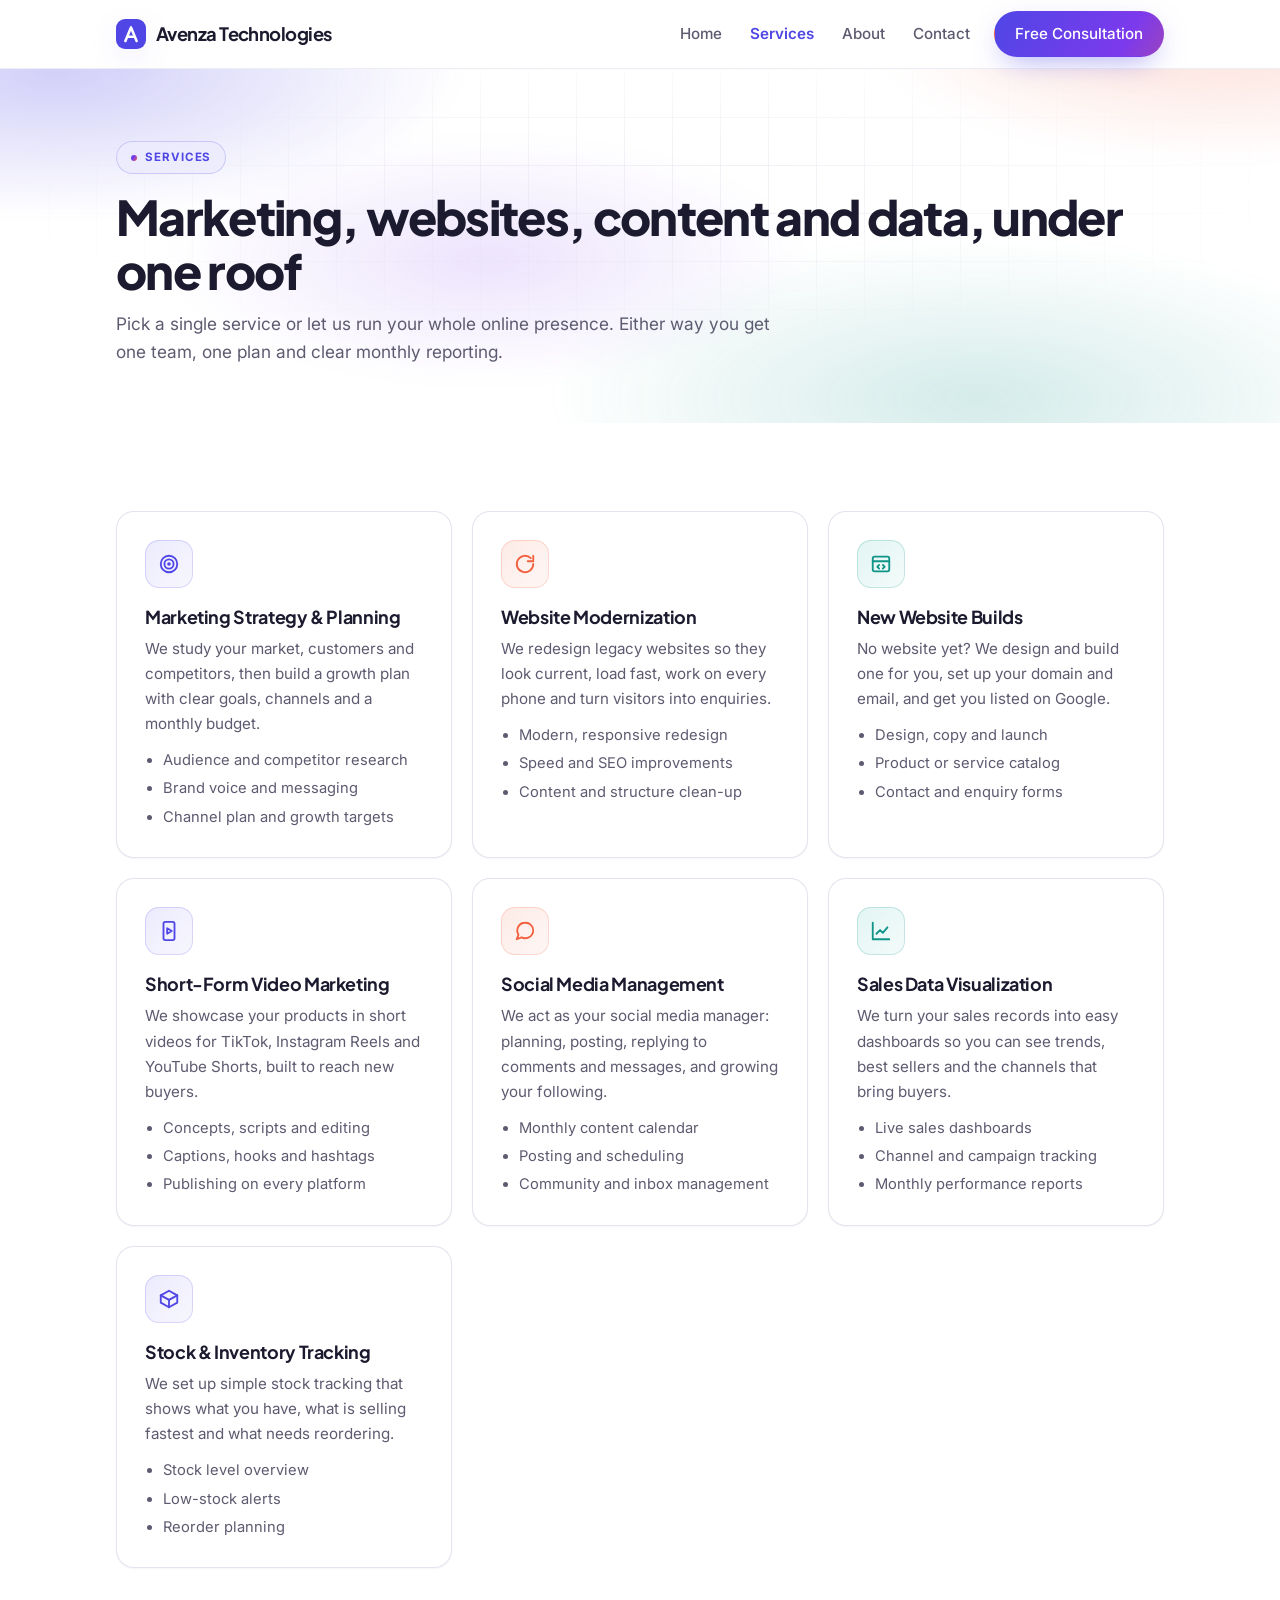
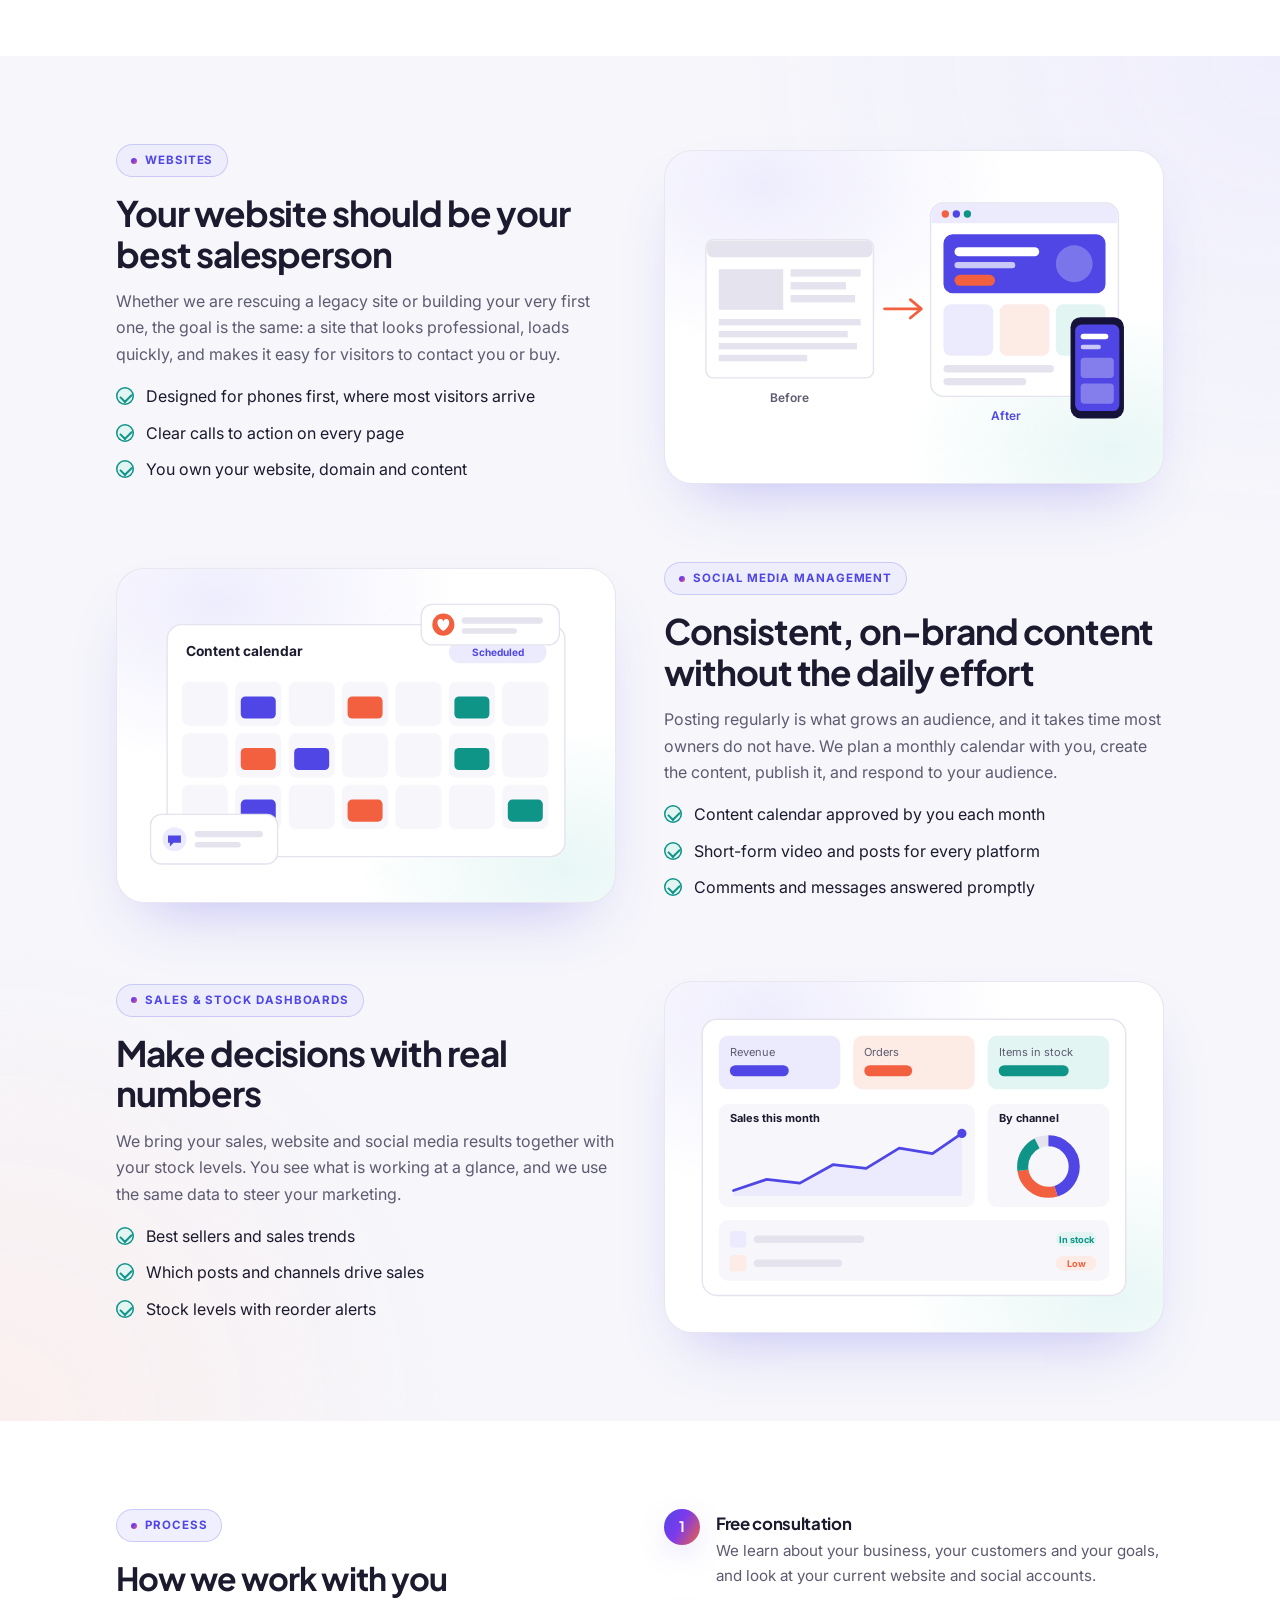
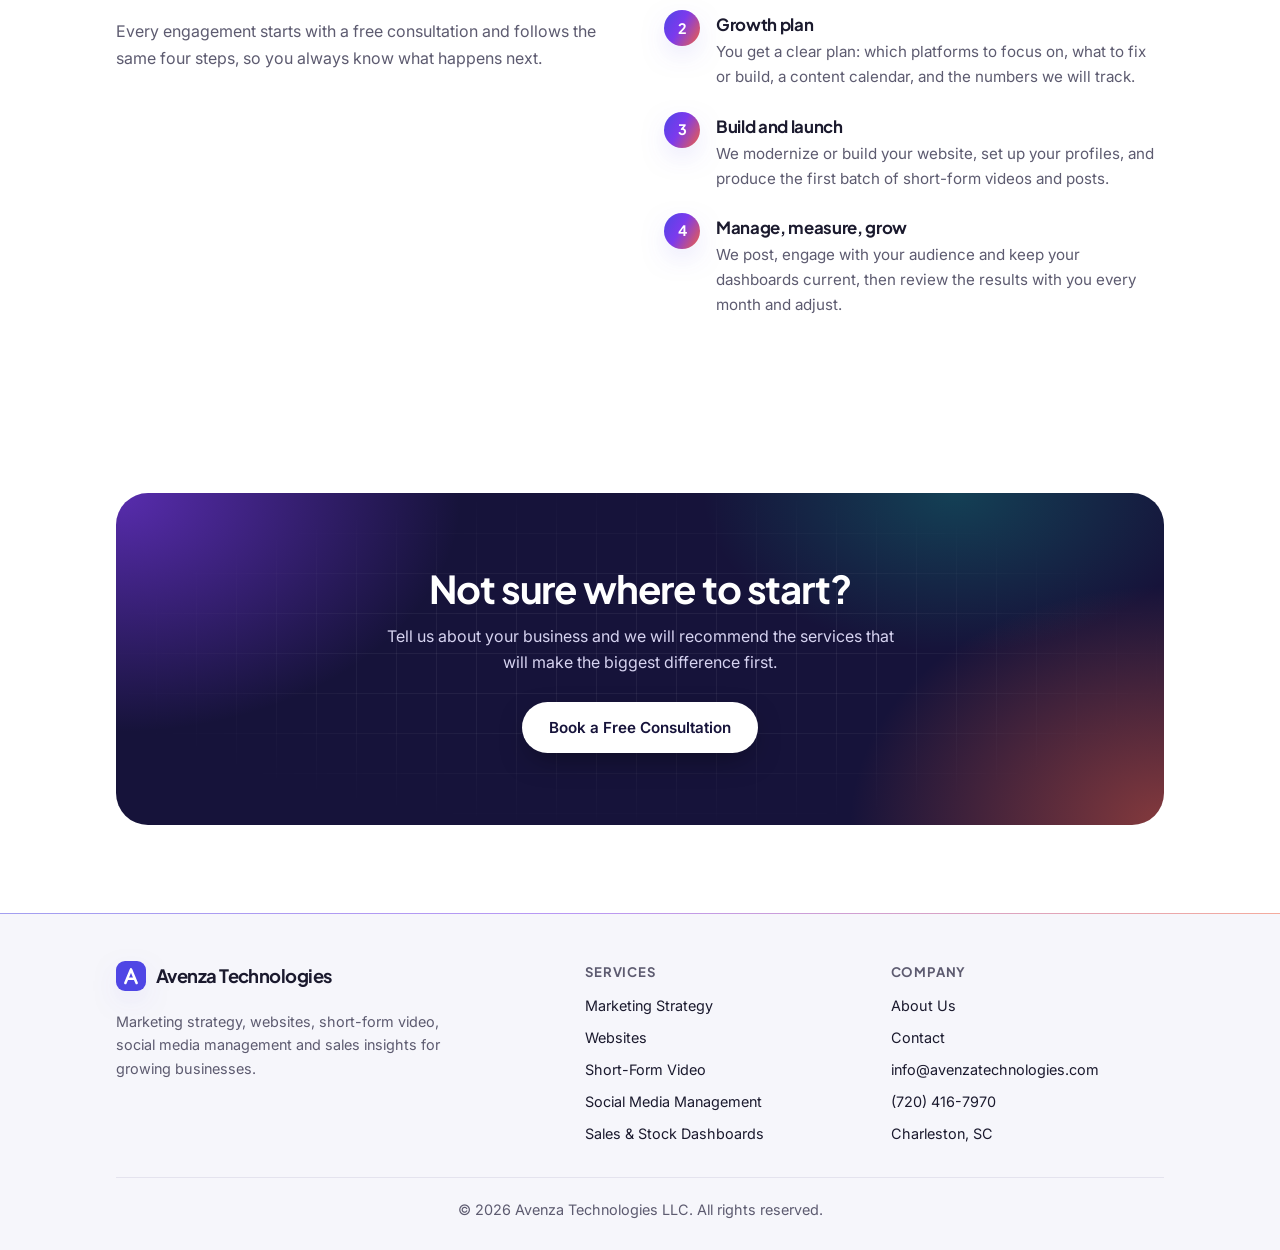
<file: services/index.html>
<!DOCTYPE html>
<html lang="en">
<head>
<meta charset="UTF-8">
<meta name="viewport" content="width=device-width, initial-scale=1.0">
<title>Services | Avenza Technologies</title>
<meta name="description" content="Marketing strategy, website modernization, new website builds, TikTok, Instagram Reels and YouTube Shorts, social media management, sales dashboards and stock tracking.">
<link rel="canonical" href="https://avenzatechnologies.com/services/">
<meta property="og:type" content="website">
<meta property="og:site_name" content="Avenza Technologies">
<meta property="og:title" content="Services | Avenza Technologies">
<meta property="og:description" content="Marketing strategy, website modernization, new website builds, TikTok, Instagram Reels and YouTube Shorts, social media management, sales dashboards and stock tracking.">
<meta property="og:url" content="https://avenzatechnologies.com/services/">
<meta name="theme-color" content="#4f46e5">
<link rel="icon" href="/assets/favicon.svg" type="image/svg+xml">
<link rel="preconnect" href="https://fonts.googleapis.com">
<link rel="preconnect" href="https://fonts.gstatic.com" crossorigin>
<link rel="stylesheet" href="https://fonts.googleapis.com/css2?family=Inter:wght@400;500;600;700&family=Plus+Jakarta+Sans:wght@600;700;800&display=swap">
<link rel="stylesheet" href="/assets/css/styles.css">
</head>
<body>

<a class="skip-link" href="#main">Skip to content</a>

<header class="site-header">
  <div class="wrap">
    <a class="logo" href="/">
      <svg class="logo-mark" viewBox="0 0 64 64" xmlns="http://www.w3.org/2000/svg" aria-hidden="true"><rect width="64" height="64" rx="14" fill="var(--accent)"/><path d="M20 47 L32 18 L44 47" fill="none" stroke="var(--bg)" stroke-width="5.5" stroke-linecap="round" stroke-linejoin="round"/><path d="M25.5 38 H38.5" stroke="var(--bg)" stroke-width="5.5" stroke-linecap="round"/></svg>
      Avenza Technologies
    </a>
    <button class="nav-toggle" type="button" aria-expanded="false" aria-controls="site-nav" aria-label="Toggle navigation">Menu</button>
    <nav class="site-nav" id="site-nav">
      <a href="/">Home</a>
      <a href="/services/" aria-current="page">Services</a>
      <a href="/about/">About</a>
      <a href="/contact/">Contact</a>
      <a class="btn" href="/contact/">Free Consultation</a>
    </nav>
  </div>
</header>

<main id="main">

  <div class="page-hero">
    <div class="wrap">
      <span class="eyebrow">Services</span>
      <h1>Marketing, websites, content and data, under one roof</h1>
      <p>Pick a single service or let us run your whole online presence. Either way you get one team, one plan and clear monthly reporting.</p>
    </div>
  </div>

  <section class="section">
    <div class="wrap">
      <div class="cards">
        <div class="card" id="strategy">
          <div class="card-icon" aria-hidden="true">
            <svg viewBox="0 0 24 24" fill="none" stroke="currentColor" stroke-width="2" stroke-linecap="round" stroke-linejoin="round"><circle cx="12" cy="12" r="9"/><circle cx="12" cy="12" r="5"/><circle cx="12" cy="12" r="1"/></svg>
          </div>
          <h3>Marketing Strategy &amp; Planning</h3>
          <p>We study your market, customers and competitors, then build a growth plan with clear goals, channels and a monthly budget.</p>
            <ul>
              <li>Audience and competitor research</li>
              <li>Brand voice and messaging</li>
              <li>Channel plan and growth targets</li>
            </ul>
        </div>
        <div class="card" id="websites">
          <div class="card-icon c2" aria-hidden="true">
            <svg viewBox="0 0 24 24" fill="none" stroke="currentColor" stroke-width="2" stroke-linecap="round" stroke-linejoin="round"><path d="M21 12a9 9 0 1 1-2.64-6.36"/><path d="M21 3v6h-6"/></svg>
          </div>
          <h3>Website Modernization</h3>
          <p>We redesign legacy websites so they look current, load fast, work on every phone and turn visitors into enquiries.</p>
            <ul>
              <li>Modern, responsive redesign</li>
              <li>Speed and SEO improvements</li>
              <li>Content and structure clean-up</li>
            </ul>
        </div>
        <div class="card">
          <div class="card-icon c3" aria-hidden="true">
            <svg viewBox="0 0 24 24" fill="none" stroke="currentColor" stroke-width="2" stroke-linecap="round" stroke-linejoin="round"><rect x="3" y="4" width="18" height="16" rx="2"/><path d="M3 9h18"/><path d="m10 13-2 2 2 2"/><path d="m14 13 2 2-2 2"/></svg>
          </div>
          <h3>New Website Builds</h3>
          <p>No website yet? We design and build one for you, set up your domain and email, and get you listed on Google.</p>
            <ul>
              <li>Design, copy and launch</li>
              <li>Product or service catalog</li>
              <li>Contact and enquiry forms</li>
            </ul>
        </div>
        <div class="card" id="video">
          <div class="card-icon" aria-hidden="true">
            <svg viewBox="0 0 24 24" fill="none" stroke="currentColor" stroke-width="2" stroke-linecap="round" stroke-linejoin="round"><rect x="6" y="2" width="12" height="20" rx="2"/><path d="m10 9 5 3-5 3z"/></svg>
          </div>
          <h3>Short-Form Video Marketing</h3>
          <p>We showcase your products in short videos for TikTok, Instagram Reels and YouTube Shorts, built to reach new buyers.</p>
            <ul>
              <li>Concepts, scripts and editing</li>
              <li>Captions, hooks and hashtags</li>
              <li>Publishing on every platform</li>
            </ul>
        </div>
        <div class="card" id="social">
          <div class="card-icon c2" aria-hidden="true">
            <svg viewBox="0 0 24 24" fill="none" stroke="currentColor" stroke-width="2" stroke-linecap="round" stroke-linejoin="round"><path d="M21 11.5a8.4 8.4 0 0 1-9 8.4 8.6 8.6 0 0 1-3.8-.9L3 21l1.9-5.1A8.4 8.4 0 0 1 12 3a8.4 8.4 0 0 1 9 8.5z"/></svg>
          </div>
          <h3>Social Media Management</h3>
          <p>We act as your social media manager: planning, posting, replying to comments and messages, and growing your following.</p>
            <ul>
              <li>Monthly content calendar</li>
              <li>Posting and scheduling</li>
              <li>Community and inbox management</li>
            </ul>
        </div>
        <div class="card" id="insights">
          <div class="card-icon c3" aria-hidden="true">
            <svg viewBox="0 0 24 24" fill="none" stroke="currentColor" stroke-width="2" stroke-linecap="round" stroke-linejoin="round"><path d="M3 3v18h18"/><path d="m7 15 4-4 3 3 5-6"/></svg>
          </div>
          <h3>Sales Data Visualization</h3>
          <p>We turn your sales records into easy dashboards so you can see trends, best sellers and the channels that bring buyers.</p>
            <ul>
              <li>Live sales dashboards</li>
              <li>Channel and campaign tracking</li>
              <li>Monthly performance reports</li>
            </ul>
        </div>
        <div class="card">
          <div class="card-icon" aria-hidden="true">
            <svg viewBox="0 0 24 24" fill="none" stroke="currentColor" stroke-width="2" stroke-linecap="round" stroke-linejoin="round"><path d="M21 8 12 3 3 8v8l9 5 9-5z"/><path d="m3 8 9 5 9-5"/><path d="M12 13v8"/></svg>
          </div>
          <h3>Stock &amp; Inventory Tracking</h3>
          <p>We set up simple stock tracking that shows what you have, what is selling fastest and what needs reordering.</p>
            <ul>
              <li>Stock level overview</li>
              <li>Low-stock alerts</li>
              <li>Reorder planning</li>
            </ul>
        </div>
      </div>
    </div>
  </section>

  <section class="section section-alt">
    <div class="wrap">
      <div class="feature">
        <div>
          <span class="eyebrow">Websites</span>
          <h2>Your website should be your best salesperson</h2>
          <p>Whether we are rescuing a legacy site or building your very first one, the goal is the same: a site that looks professional, loads quickly, and makes it easy for visitors to contact you or buy.</p>
          <ul class="checks">
            <li>Designed for phones first, where most visitors arrive</li>
            <li>Clear calls to action on every page</li>
            <li>You own your website, domain and content</li>
          </ul>
        </div>
        <div class="feature-media">
          <svg class="ill" viewBox="0 0 480 300" xmlns="http://www.w3.org/2000/svg" role="img" aria-label="An outdated website transformed into a modern, mobile-friendly website">
  <rect x="14" y="66" width="182" height="150" rx="8" class="f-card st-line"/>
  <rect x="15" y="67" width="180" height="18" rx="7" class="f-line"/>
  <rect x="28" y="98" width="70" height="44" class="f-line"/>
  <rect x="106" y="98" width="76" height="8" class="f-line"/>
  <rect x="106" y="112" width="60" height="8" class="f-line"/>
  <rect x="106" y="126" width="70" height="8" class="f-line"/>
  <rect x="28" y="152" width="154" height="7" class="f-line"/>
  <rect x="28" y="165" width="140" height="7" class="f-line"/>
  <rect x="28" y="178" width="150" height="7" class="f-line"/>
  <rect x="28" y="191" width="96" height="7" class="f-line"/>
  <text x="105" y="242" text-anchor="middle" class="f-muted ill-caption">Before</text>
  <path d="M208 141 H246" class="s-acc2" stroke-width="3" stroke-linecap="round"/>
  <path d="M236 131 L248 141 L236 151" class="s-acc2" stroke-width="3" stroke-linecap="round" stroke-linejoin="round"/>
  <rect x="258" y="26" width="204" height="210" rx="14" class="f-card st-line"/>
  <path d="M272 27 H448 A13 13 0 0 1 461 40 V48 H259 V40 A13 13 0 0 1 272 27Z" class="f-soft"/>
  <circle cx="274" cy="38" r="4" class="f-acc2"/><circle cx="286" cy="38" r="4" class="f-acc"/><circle cx="298" cy="38" r="4" class="f-acc3"/>
  <rect x="272" y="60" width="176" height="64" rx="10" class="f-acc"/>
  <rect x="284" y="74" width="92" height="10" rx="5" fill="#fff"/>
  <rect x="284" y="90" width="66" height="7" rx="3.5" fill="#fff" opacity=".7"/>
  <rect x="284" y="104" width="44" height="12" rx="6" class="f-acc2"/>
  <circle cx="414" cy="92" r="20" fill="#fff" opacity=".25"/>
  <rect x="272" y="136" width="54" height="56" rx="8" class="f-soft"/>
  <rect x="333" y="136" width="54" height="56" rx="8" class="f-soft2"/>
  <rect x="394" y="136" width="54" height="56" rx="8" class="f-soft3"/>
  <rect x="272" y="202" width="120" height="8" rx="4" class="f-line"/>
  <rect x="272" y="216" width="90" height="8" rx="4" class="f-line"/>
  <rect x="410" y="150" width="58" height="110" rx="11" class="f-deep"/>
  <rect x="415" y="158" width="48" height="94" rx="7" class="f-acc"/>
  <rect x="421" y="168" width="30" height="6" rx="3" fill="#fff"/>
  <rect x="421" y="180" width="22" height="5" rx="2.5" fill="#fff" opacity=".7"/>
  <rect x="421" y="194" width="36" height="22" rx="4" fill="#fff" opacity=".3"/>
  <rect x="421" y="222" width="36" height="22" rx="4" fill="#fff" opacity=".3"/>
  <text x="340" y="262" text-anchor="middle" class="f-acc ill-caption">After</text>
</svg>
        </div>
      </div>

      <div class="feature reverse">
        <div>
          <span class="eyebrow">Social media management</span>
          <h2>Consistent, on-brand content without the daily effort</h2>
          <p>Posting regularly is what grows an audience, and it takes time most owners do not have. We plan a monthly calendar with you, create the content, publish it, and respond to your audience.</p>
          <ul class="checks">
            <li>Content calendar approved by you each month</li>
            <li>Short-form video and posts for every platform</li>
            <li>Comments and messages answered promptly</li>
          </ul>
        </div>
        <div class="feature-media">
          <svg class="ill" viewBox="0 0 480 300" xmlns="http://www.w3.org/2000/svg" role="img" aria-label="A monthly content calendar with scheduled posts, likes and comments">
  <rect x="24" y="30" width="432" height="252" rx="16" class="f-card st-line"/>
  <text x="44" y="64" class="f-text" font-size="15" font-weight="700">Content calendar</text>
  <rect x="330" y="48" width="106" height="24" rx="12" class="f-soft"/>
  <text x="383" y="64" text-anchor="middle" class="f-acc" font-size="11" font-weight="700">Scheduled</text>
  <rect x="40" y="92" width="50" height="48" rx="8" class="f-alt"/>
  <rect x="98" y="92" width="50" height="48" rx="8" class="f-alt"/>
  <rect x="104" y="108" width="38" height="24" rx="5" class="f-acc"/>
  <rect x="156" y="92" width="50" height="48" rx="8" class="f-alt"/>
  <rect x="214" y="92" width="50" height="48" rx="8" class="f-alt"/>
  <rect x="220" y="108" width="38" height="24" rx="5" class="f-acc2"/>
  <rect x="272" y="92" width="50" height="48" rx="8" class="f-alt"/>
  <rect x="330" y="92" width="50" height="48" rx="8" class="f-alt"/>
  <rect x="336" y="108" width="38" height="24" rx="5" class="f-acc3"/>
  <rect x="388" y="92" width="50" height="48" rx="8" class="f-alt"/>
  <rect x="40" y="148" width="50" height="48" rx="8" class="f-alt"/>
  <rect x="98" y="148" width="50" height="48" rx="8" class="f-alt"/>
  <rect x="104" y="164" width="38" height="24" rx="5" class="f-acc2"/>
  <rect x="156" y="148" width="50" height="48" rx="8" class="f-alt"/>
  <rect x="162" y="164" width="38" height="24" rx="5" class="f-acc"/>
  <rect x="214" y="148" width="50" height="48" rx="8" class="f-alt"/>
  <rect x="272" y="148" width="50" height="48" rx="8" class="f-alt"/>
  <rect x="330" y="148" width="50" height="48" rx="8" class="f-alt"/>
  <rect x="336" y="164" width="38" height="24" rx="5" class="f-acc3"/>
  <rect x="388" y="148" width="50" height="48" rx="8" class="f-alt"/>
  <rect x="40" y="204" width="50" height="48" rx="8" class="f-alt"/>
  <rect x="98" y="204" width="50" height="48" rx="8" class="f-alt"/>
  <rect x="104" y="220" width="38" height="24" rx="5" class="f-acc"/>
  <rect x="156" y="204" width="50" height="48" rx="8" class="f-alt"/>
  <rect x="214" y="204" width="50" height="48" rx="8" class="f-alt"/>
  <rect x="220" y="220" width="38" height="24" rx="5" class="f-acc2"/>
  <rect x="272" y="204" width="50" height="48" rx="8" class="f-alt"/>
  <rect x="330" y="204" width="50" height="48" rx="8" class="f-alt"/>
  <rect x="388" y="204" width="50" height="48" rx="8" class="f-alt"/>
  <rect x="394" y="220" width="38" height="24" rx="5" class="f-acc3"/>
  <rect x="300" y="8" width="150" height="44" rx="12" class="f-card st-line"/>
  <circle cx="324" cy="30" r="12" class="f-acc2"/>
  <path d="M324 37 C 316 32, 316 24, 321 24 C 323 24, 324 26, 324 27 C 324 26, 325 24, 327 24 C 332 24, 332 32, 324 37Z" fill="#fff"/>
  <rect x="344" y="22" width="88" height="7" rx="3.5" class="f-line"/>
  <rect x="344" y="34" width="60" height="6" rx="3" class="f-line"/>
  <rect x="6" y="236" width="138" height="54" rx="12" class="f-card st-line"/>
  <circle cx="32" cy="263" r="13" class="f-soft"/>
  <path d="M25 259 h14 v8 h-8 l-4 4 v-4 h-2z" class="f-acc"/>
  <rect x="54" y="254" width="74" height="7" rx="3.5" class="f-line"/>
  <rect x="54" y="266" width="50" height="6" rx="3" class="f-line"/>
</svg>
        </div>
      </div>

      <div class="feature">
        <div>
          <span class="eyebrow">Sales &amp; stock dashboards</span>
          <h2>Make decisions with real numbers</h2>
          <p>We bring your sales, website and social media results together with your stock levels. You see what is working at a glance, and we use the same data to steer your marketing.</p>
          <ul class="checks">
            <li>Best sellers and sales trends</li>
            <li>Which posts and channels drive sales</li>
            <li>Stock levels with reorder alerts</li>
          </ul>
        </div>
        <div class="feature-media">
          <svg class="ill" viewBox="0 0 480 320" xmlns="http://www.w3.org/2000/svg" role="img" aria-label="Sales dashboard with revenue chart, sales by channel and a stock list flagging low items">
  <rect x="10" y="10" width="460" height="300" rx="16" class="f-card st-line"/>
  <rect x="28" y="28" width="132" height="58" rx="10" class="f-soft"/>
  <text x="40" y="50" class="f-muted" font-size="12">Revenue</text>
  <rect x="40" y="60" width="64" height="12" rx="6" class="f-acc"/>
  <rect x="174" y="28" width="132" height="58" rx="10" class="f-soft2"/>
  <text x="186" y="50" class="f-muted" font-size="12">Orders</text>
  <rect x="186" y="60" width="52" height="12" rx="6" class="f-acc2"/>
  <rect x="320" y="28" width="132" height="58" rx="10" class="f-soft3"/>
  <text x="332" y="50" class="f-muted" font-size="12">Items in stock</text>
  <rect x="332" y="60" width="76" height="12" rx="6" class="f-acc3"/>
  <rect x="28" y="102" width="278" height="112" rx="10" class="f-alt"/>
  <text x="40" y="122" class="f-text" font-size="12" font-weight="700">Sales this month</text>
  <path d="M44 196 L80 184 L116 188 L152 168 L188 172 L224 150 L260 156 L292 134 V202 H44Z" class="f-soft"/>
  <polyline points="44,196 80,184 116,188 152,168 188,172 224,150 260,156 292,134" class="s-acc" stroke-width="3" stroke-linecap="round" stroke-linejoin="round"/>
  <circle cx="292" cy="134" r="5" class="f-acc"/>
  <rect x="320" y="102" width="132" height="112" rx="10" class="f-alt"/>
  <text x="332" y="122" class="f-text" font-size="12" font-weight="700">By channel</text>
  <g transform="rotate(-90 386 170)">
    <circle cx="386" cy="170" r="28" stroke-width="12" style="stroke:var(--border)" fill="none"/>
    <circle cx="386" cy="170" r="28" stroke-width="12" class="s-acc" stroke-dasharray="79 176"/>
    <circle cx="386" cy="170" r="28" stroke-width="12" class="s-acc2" stroke-dasharray="48 176" stroke-dashoffset="-79"/>
    <circle cx="386" cy="170" r="28" stroke-width="12" class="s-acc3" stroke-dasharray="35 176" stroke-dashoffset="-127"/>
  </g>
  <rect x="28" y="228" width="424" height="66" rx="10" class="f-alt"/>
  <rect x="40" y="240" width="18" height="18" rx="4" class="f-soft"/>
  <rect x="66" y="245" width="120" height="8" rx="4" class="f-line"/>
  <rect x="394" y="241" width="44" height="16" rx="8" class="f-soft3"/>
  <text x="416" y="253" text-anchor="middle" class="f-acc3" font-size="10" font-weight="700">In stock</text>
  <rect x="40" y="266" width="18" height="18" rx="4" class="f-soft2"/>
  <rect x="66" y="271" width="96" height="8" rx="4" class="f-line"/>
  <rect x="394" y="267" width="44" height="16" rx="8" class="f-soft2"/>
  <text x="416" y="279" text-anchor="middle" class="f-acc2" font-size="10" font-weight="700">Low</text>
</svg>
        </div>
      </div>
    </div>
  </section>

  <section class="section">
    <div class="wrap">
      <div class="split">
        <div class="prose">
          <span class="eyebrow">Process</span>
          <h2 style="margin:0 0 20px; font-size:clamp(1.5rem,3vw,2rem);">How we work with you</h2>
          <p>Every engagement starts with a free consultation and follows the same four steps, so you always know what happens next.</p>
        </div>
        <ol class="steps">
          <li>
            <span class="num" aria-hidden="true">1</span>
            <div>
              <h3>Free consultation</h3>
              <p>We learn about your business, your customers and your goals, and look at your current website and social accounts.</p>
            </div>
          </li>
          <li>
            <span class="num" aria-hidden="true">2</span>
            <div>
              <h3>Growth plan</h3>
              <p>You get a clear plan: which platforms to focus on, what to fix or build, a content calendar, and the numbers we will track.</p>
            </div>
          </li>
          <li>
            <span class="num" aria-hidden="true">3</span>
            <div>
              <h3>Build and launch</h3>
              <p>We modernize or build your website, set up your profiles, and produce the first batch of short-form videos and posts.</p>
            </div>
          </li>
          <li>
            <span class="num" aria-hidden="true">4</span>
            <div>
              <h3>Manage, measure, grow</h3>
              <p>We post, engage with your audience and keep your dashboards current, then review the results with you every month and adjust.</p>
            </div>
          </li>
        </ol>
      </div>
    </div>
  </section>

  <section class="section">
    <div class="wrap">
      <div class="cta">
        <h2>Not sure where to start?</h2>
        <p>Tell us about your business and we will recommend the services that will make the biggest difference first.</p>
        <a class="btn" href="/contact/">Book a Free Consultation</a>
      </div>
    </div>
  </section>

</main>

<footer class="site-footer">
  <div class="wrap">
    <div class="footer-grid">
      <div>
        <a class="logo" href="/">
          <svg class="logo-mark" viewBox="0 0 64 64" xmlns="http://www.w3.org/2000/svg" aria-hidden="true"><rect width="64" height="64" rx="14" fill="var(--accent)"/><path d="M20 47 L32 18 L44 47" fill="none" stroke="var(--bg)" stroke-width="5.5" stroke-linecap="round" stroke-linejoin="round"/><path d="M25.5 38 H38.5" stroke="var(--bg)" stroke-width="5.5" stroke-linecap="round"/></svg>
          Avenza Technologies
        </a>
        <p>Marketing strategy, websites, short-form video, social media management and sales insights for growing businesses.</p>
      </div>
      <div>
        <h4>Services</h4>
        <ul>
          <li><a href="/services/#strategy">Marketing Strategy</a></li>
          <li><a href="/services/#websites">Websites</a></li>
          <li><a href="/services/#video">Short-Form Video</a></li>
          <li><a href="/services/#social">Social Media Management</a></li>
          <li><a href="/services/#insights">Sales &amp; Stock Dashboards</a></li>
        </ul>
      </div>
      <div>
        <h4>Company</h4>
        <ul>
          <li><a href="/about/">About Us</a></li>
          <li><a href="/contact/">Contact</a></li>
          <li><a href="mailto:info@avenzatechnologies.com">info@avenzatechnologies.com</a></li>
          <li><a href="tel:+17204167970">(720) 416-7970</a></li>
          <li>Charleston, SC</li>
        </ul>
      </div>
    </div>
    <div class="footer-bottom">
      <p>&copy; <span id="year"></span> Avenza Technologies LLC. All rights reserved.</p>
    </div>
  </div>
</footer>

<script src="/assets/js/main.js"></script>
</body>
</html>
</file>
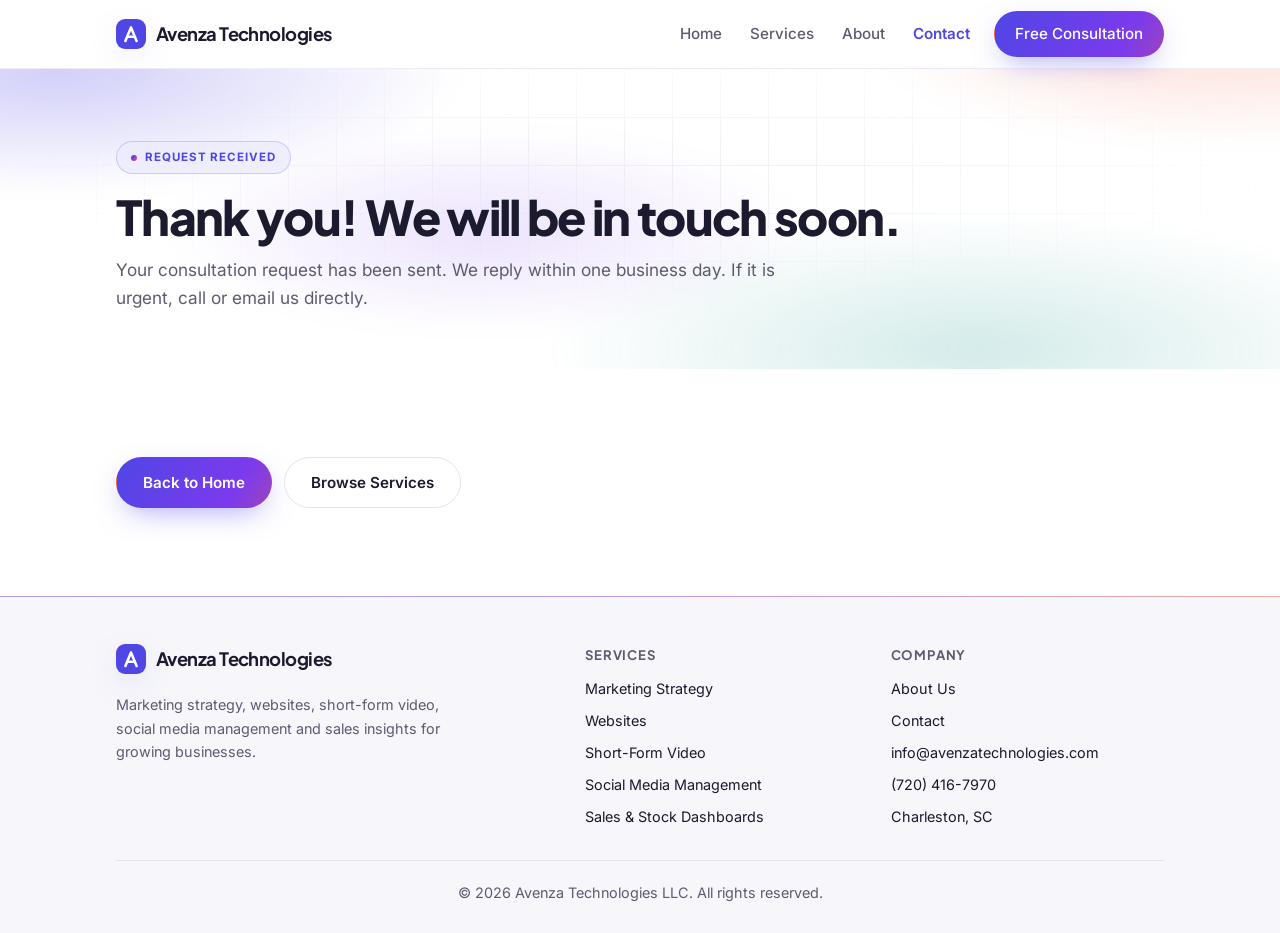
<file: contact/thanks/index.html>
<!DOCTYPE html>
<html lang="en">
<head>
<meta charset="UTF-8">
<meta name="viewport" content="width=device-width, initial-scale=1.0">
<title>Thank You | Avenza Technologies</title>
<meta name="description" content="Thank you for contacting Avenza Technologies.">
<link rel="canonical" href="https://avenzatechnologies.com/contact/thanks/">
<meta property="og:type" content="website">
<meta property="og:site_name" content="Avenza Technologies">
<meta property="og:title" content="Thank You | Avenza Technologies">
<meta property="og:description" content="Thank you for contacting Avenza Technologies.">
<meta property="og:url" content="https://avenzatechnologies.com/contact/thanks/">
<meta name="theme-color" content="#4f46e5">
<link rel="icon" href="/assets/favicon.svg" type="image/svg+xml">
<link rel="preconnect" href="https://fonts.googleapis.com">
<link rel="preconnect" href="https://fonts.gstatic.com" crossorigin>
<link rel="stylesheet" href="https://fonts.googleapis.com/css2?family=Inter:wght@400;500;600;700&family=Plus+Jakarta+Sans:wght@600;700;800&display=swap">
<link rel="stylesheet" href="/assets/css/styles.css">
<meta name="robots" content="noindex">
</head>
<body>

<a class="skip-link" href="#main">Skip to content</a>

<header class="site-header">
  <div class="wrap">
    <a class="logo" href="/">
      <svg class="logo-mark" viewBox="0 0 64 64" xmlns="http://www.w3.org/2000/svg" aria-hidden="true"><rect width="64" height="64" rx="14" fill="var(--accent)"/><path d="M20 47 L32 18 L44 47" fill="none" stroke="var(--bg)" stroke-width="5.5" stroke-linecap="round" stroke-linejoin="round"/><path d="M25.5 38 H38.5" stroke="var(--bg)" stroke-width="5.5" stroke-linecap="round"/></svg>
      Avenza Technologies
    </a>
    <button class="nav-toggle" type="button" aria-expanded="false" aria-controls="site-nav" aria-label="Toggle navigation">Menu</button>
    <nav class="site-nav" id="site-nav">
      <a href="/">Home</a>
      <a href="/services/">Services</a>
      <a href="/about/">About</a>
      <a href="/contact/" aria-current="page">Contact</a>
      <a class="btn" href="/contact/">Free Consultation</a>
    </nav>
  </div>
</header>

<main id="main">

  <div class="page-hero">
    <div class="wrap">
      <span class="eyebrow">Request received</span>
      <h1>Thank you! We will be in touch soon.</h1>
      <p>Your consultation request has been sent. We reply within one business day. If it is urgent, call or email us directly.</p>
    </div>
  </div>

  <section class="section">
    <div class="wrap">
      <div class="btn-row">
        <a class="btn" href="/">Back to Home</a>
        <a class="btn btn-ghost" href="/services/">Browse Services</a>
      </div>
    </div>
  </section>

</main>

<footer class="site-footer">
  <div class="wrap">
    <div class="footer-grid">
      <div>
        <a class="logo" href="/">
          <svg class="logo-mark" viewBox="0 0 64 64" xmlns="http://www.w3.org/2000/svg" aria-hidden="true"><rect width="64" height="64" rx="14" fill="var(--accent)"/><path d="M20 47 L32 18 L44 47" fill="none" stroke="var(--bg)" stroke-width="5.5" stroke-linecap="round" stroke-linejoin="round"/><path d="M25.5 38 H38.5" stroke="var(--bg)" stroke-width="5.5" stroke-linecap="round"/></svg>
          Avenza Technologies
        </a>
        <p>Marketing strategy, websites, short-form video, social media management and sales insights for growing businesses.</p>
      </div>
      <div>
        <h4>Services</h4>
        <ul>
          <li><a href="/services/#strategy">Marketing Strategy</a></li>
          <li><a href="/services/#websites">Websites</a></li>
          <li><a href="/services/#video">Short-Form Video</a></li>
          <li><a href="/services/#social">Social Media Management</a></li>
          <li><a href="/services/#insights">Sales &amp; Stock Dashboards</a></li>
        </ul>
      </div>
      <div>
        <h4>Company</h4>
        <ul>
          <li><a href="/about/">About Us</a></li>
          <li><a href="/contact/">Contact</a></li>
          <li><a href="mailto:info@avenzatechnologies.com">info@avenzatechnologies.com</a></li>
          <li><a href="tel:+17204167970">(720) 416-7970</a></li>
          <li>Charleston, SC</li>
        </ul>
      </div>
    </div>
    <div class="footer-bottom">
      <p>&copy; <span id="year"></span> Avenza Technologies LLC. All rights reserved.</p>
    </div>
  </div>
</footer>

<script src="/assets/js/main.js"></script>
</body>
</html>
</file>
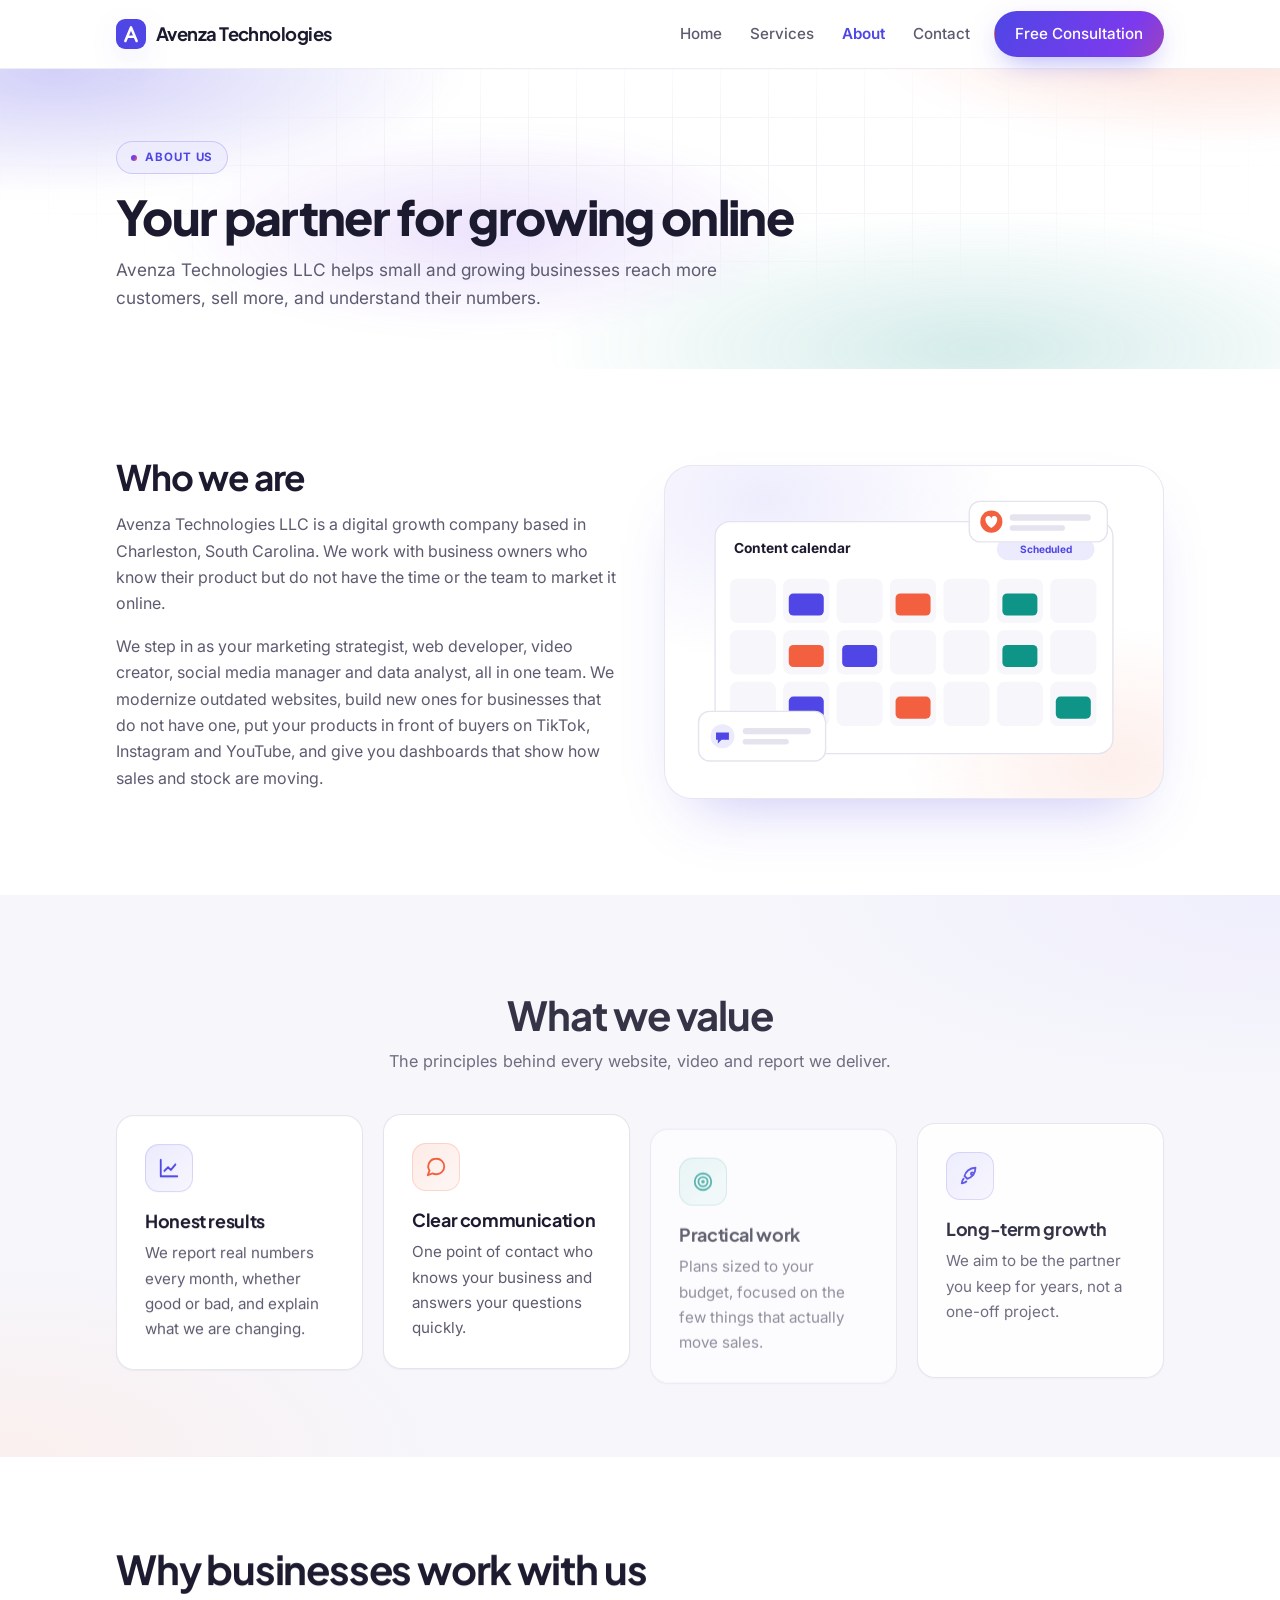
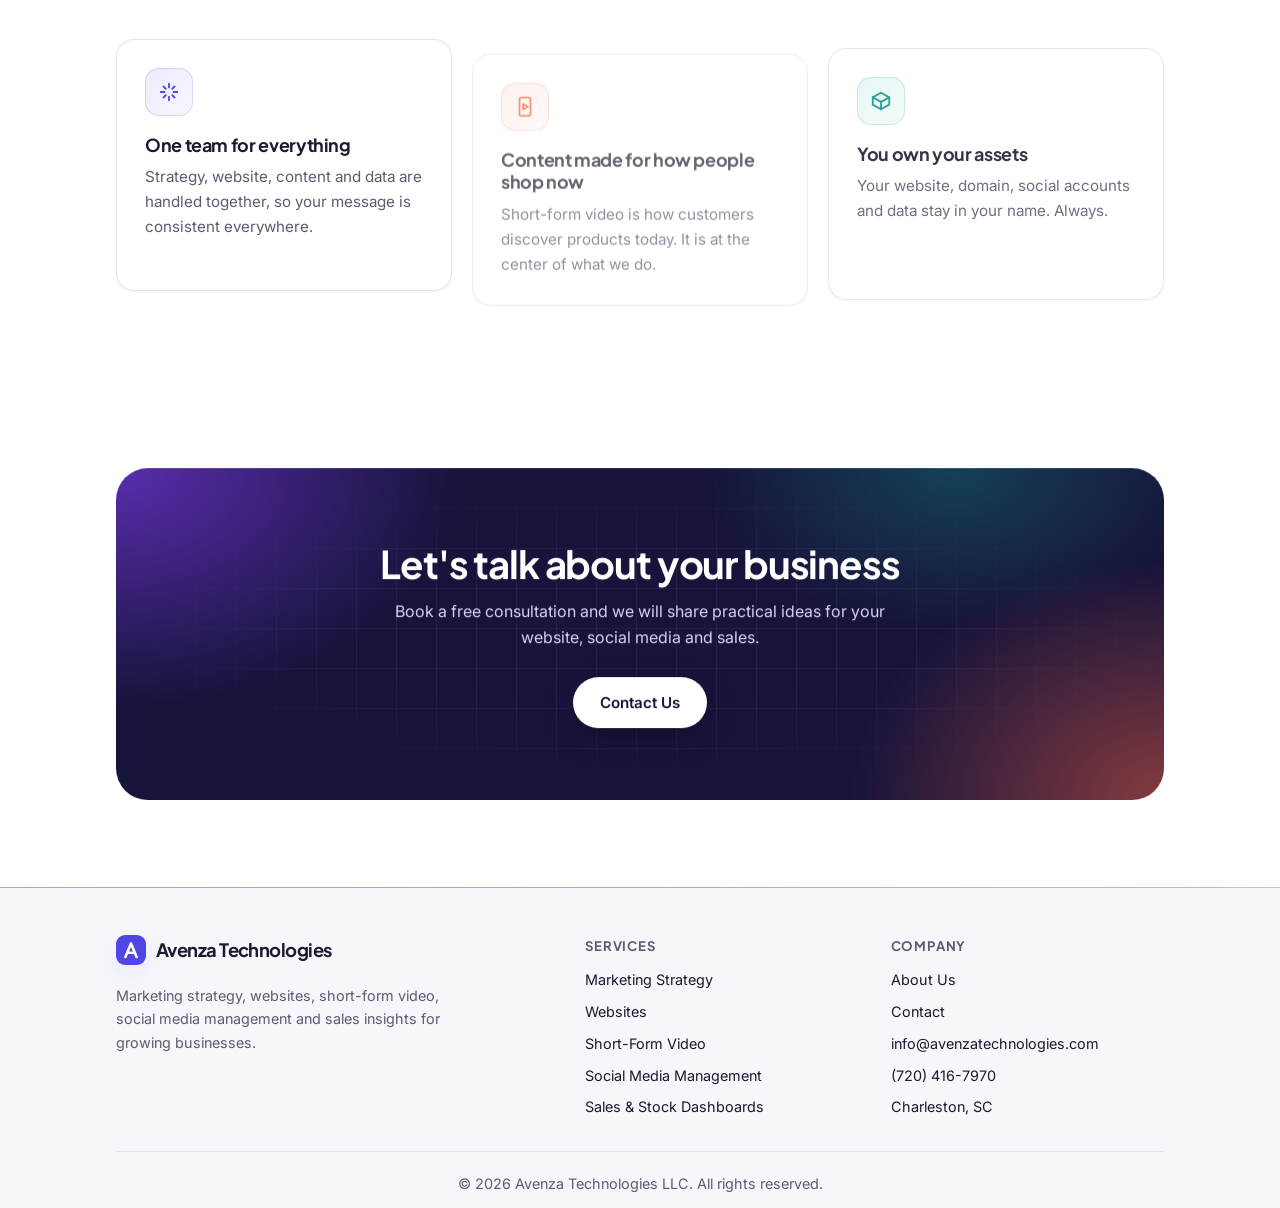
<file: about.html>
<!DOCTYPE html>
<html lang="en">
<head>
<meta charset="UTF-8">
<meta http-equiv="refresh" content="0; url=/about/">
<link rel="canonical" href="https://avenzatechnologies.com/about/">
<meta name="robots" content="noindex">
<title>Redirecting&hellip;</title>
</head>
<body>
<p>This page has moved to <a href="/about/">avenzatechnologies.com/about/</a>.</p>
</body>
</html>
</file>
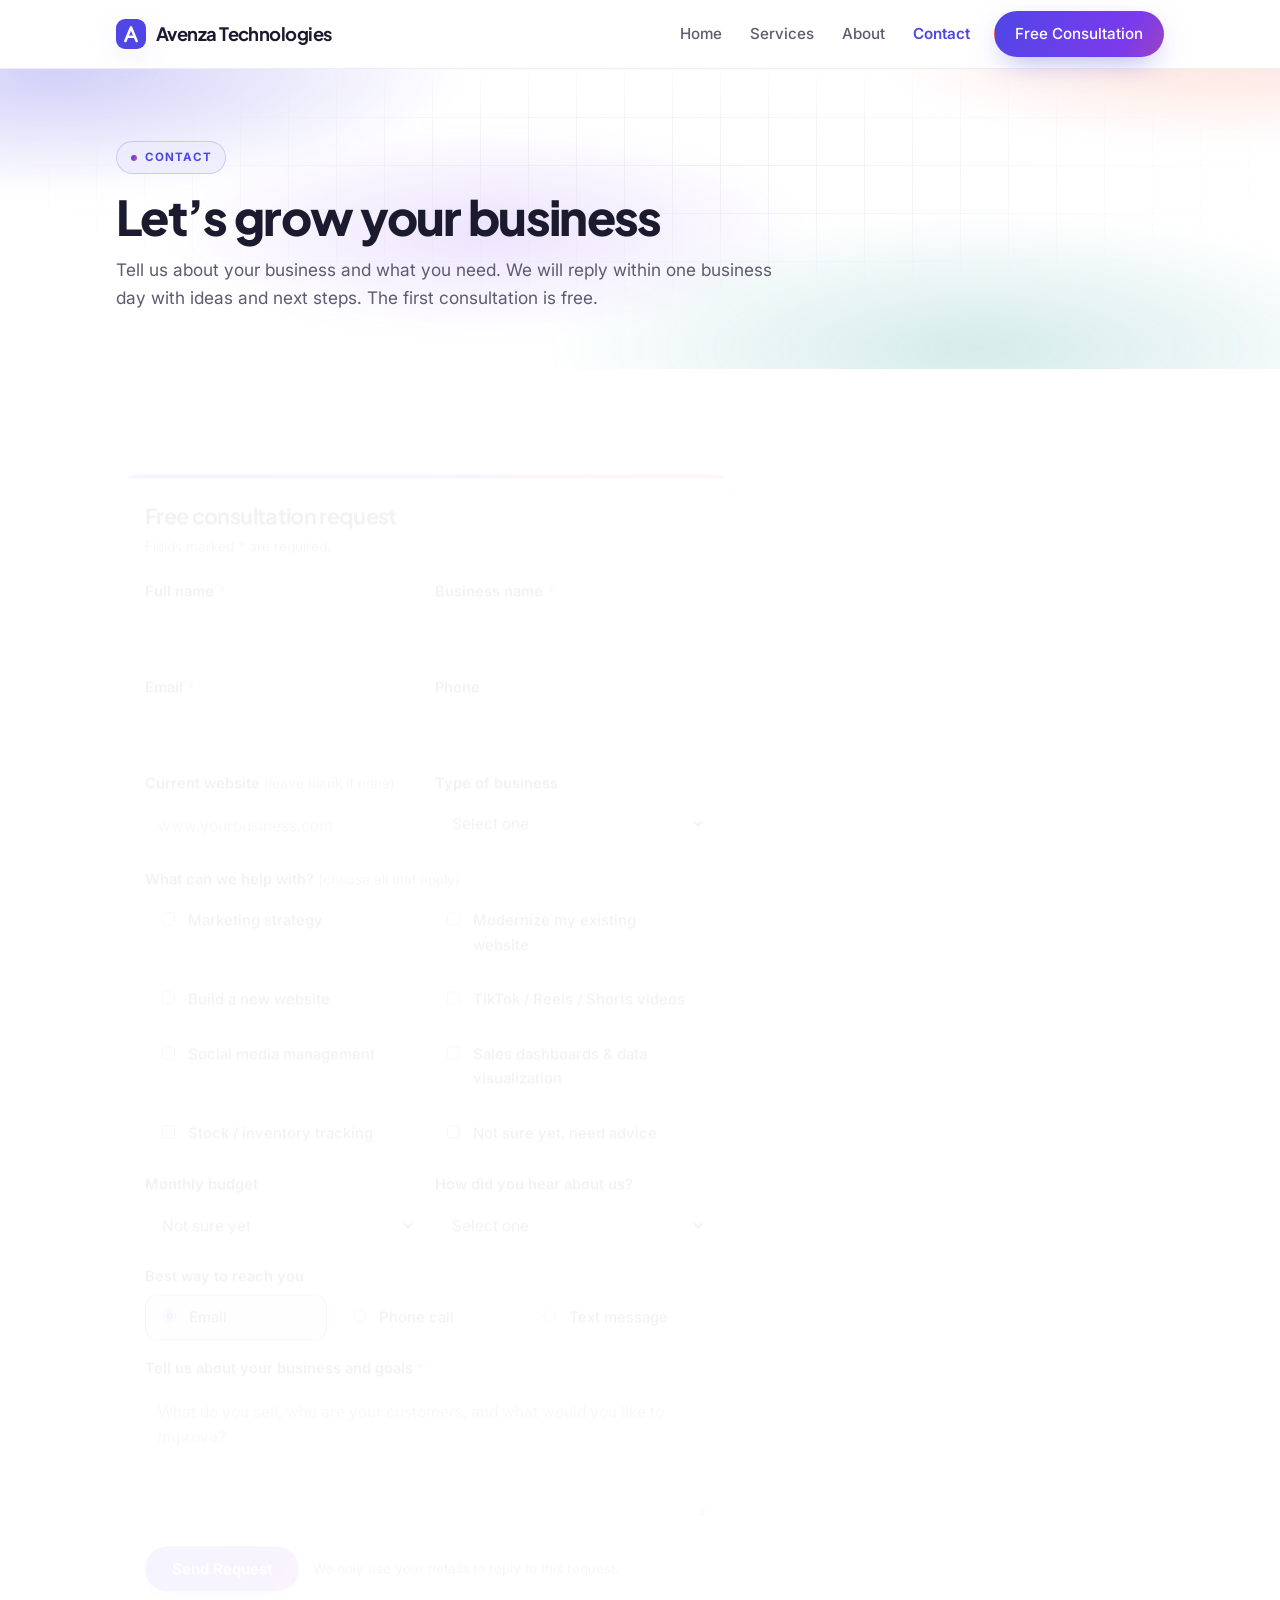
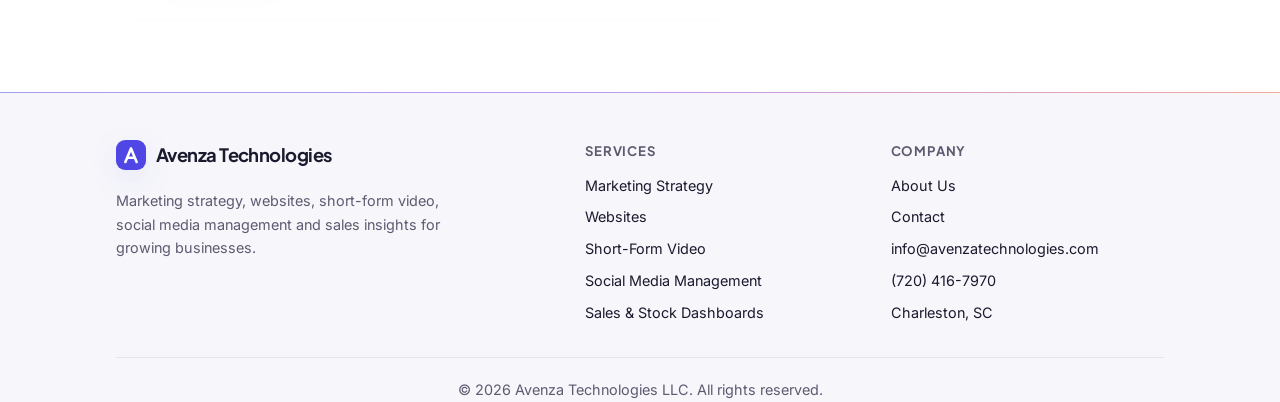
<file: contact.html>
<!DOCTYPE html>
<html lang="en">
<head>
<meta charset="UTF-8">
<meta http-equiv="refresh" content="0; url=/contact/">
<link rel="canonical" href="https://avenzatechnologies.com/contact/">
<meta name="robots" content="noindex">
<title>Redirecting&hellip;</title>
</head>
<body>
<p>This page has moved to <a href="/contact/">avenzatechnologies.com/contact/</a>.</p>
</body>
</html>
</file>
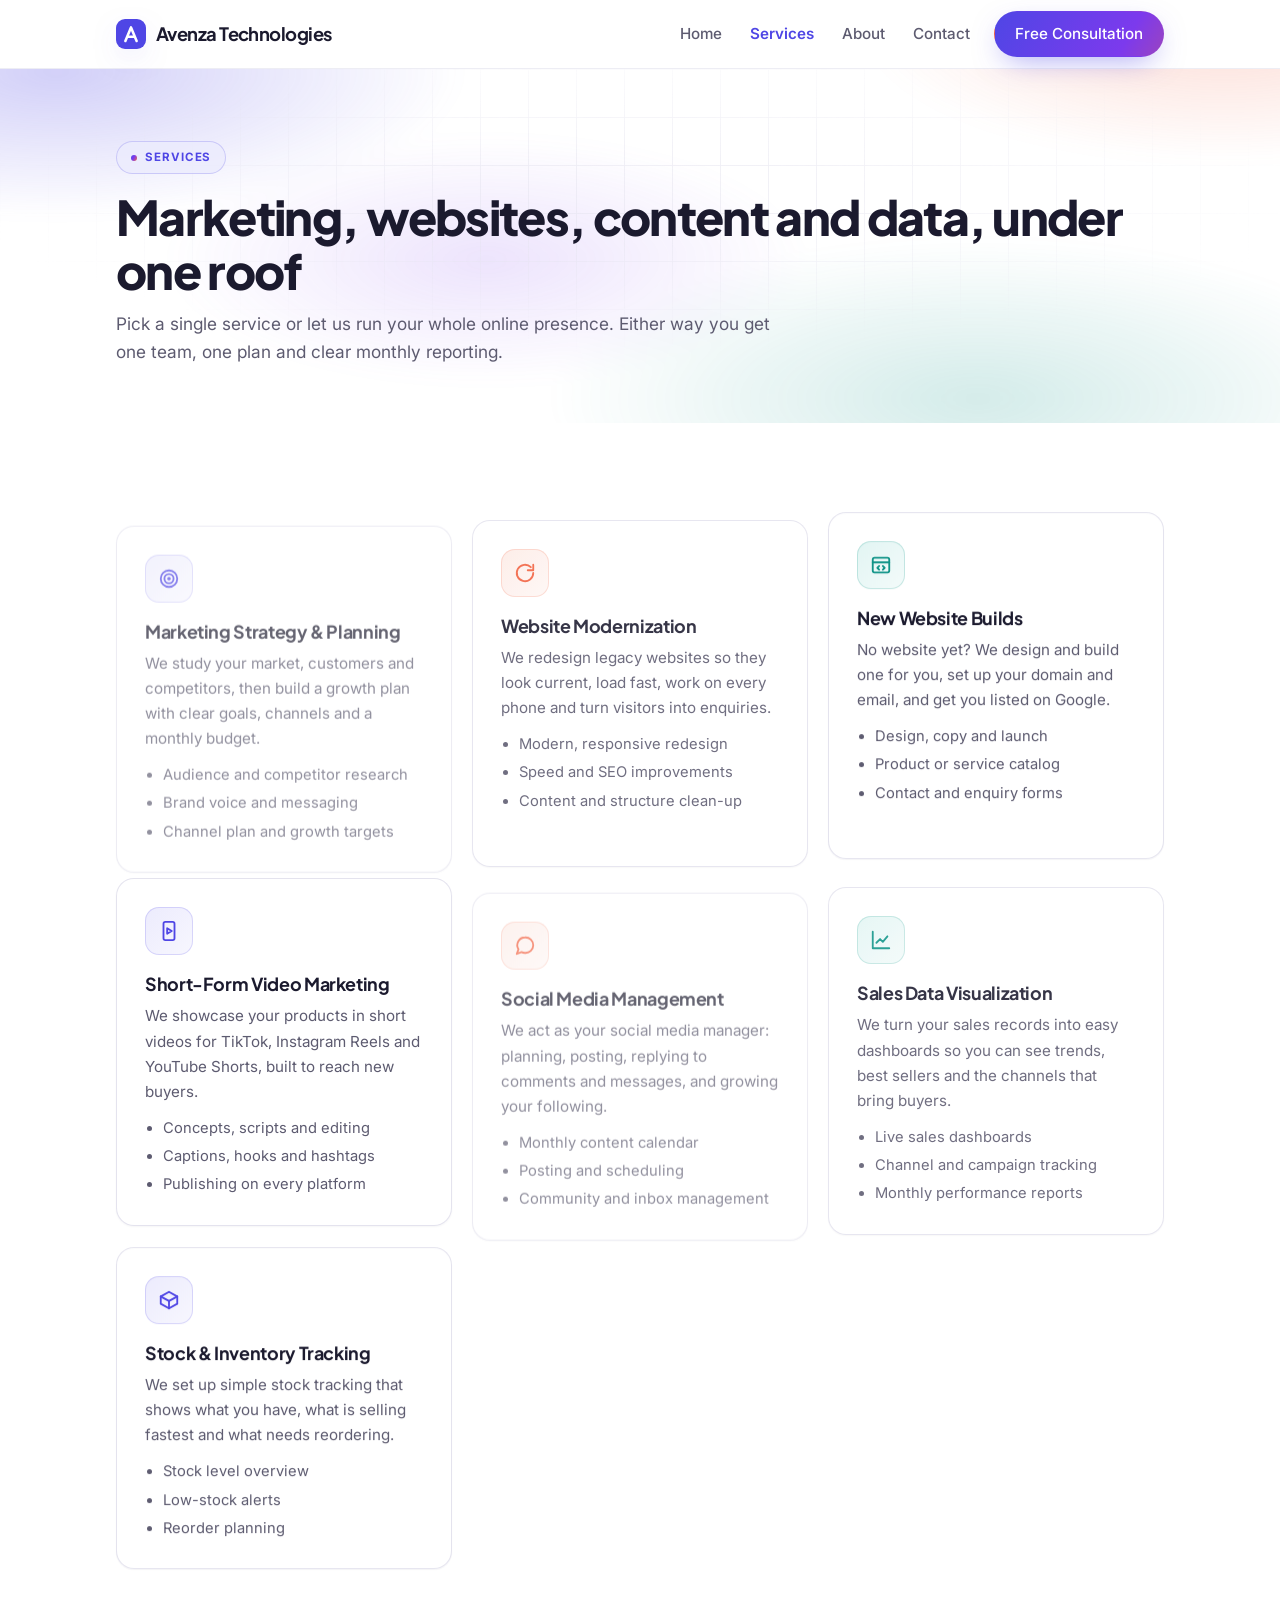
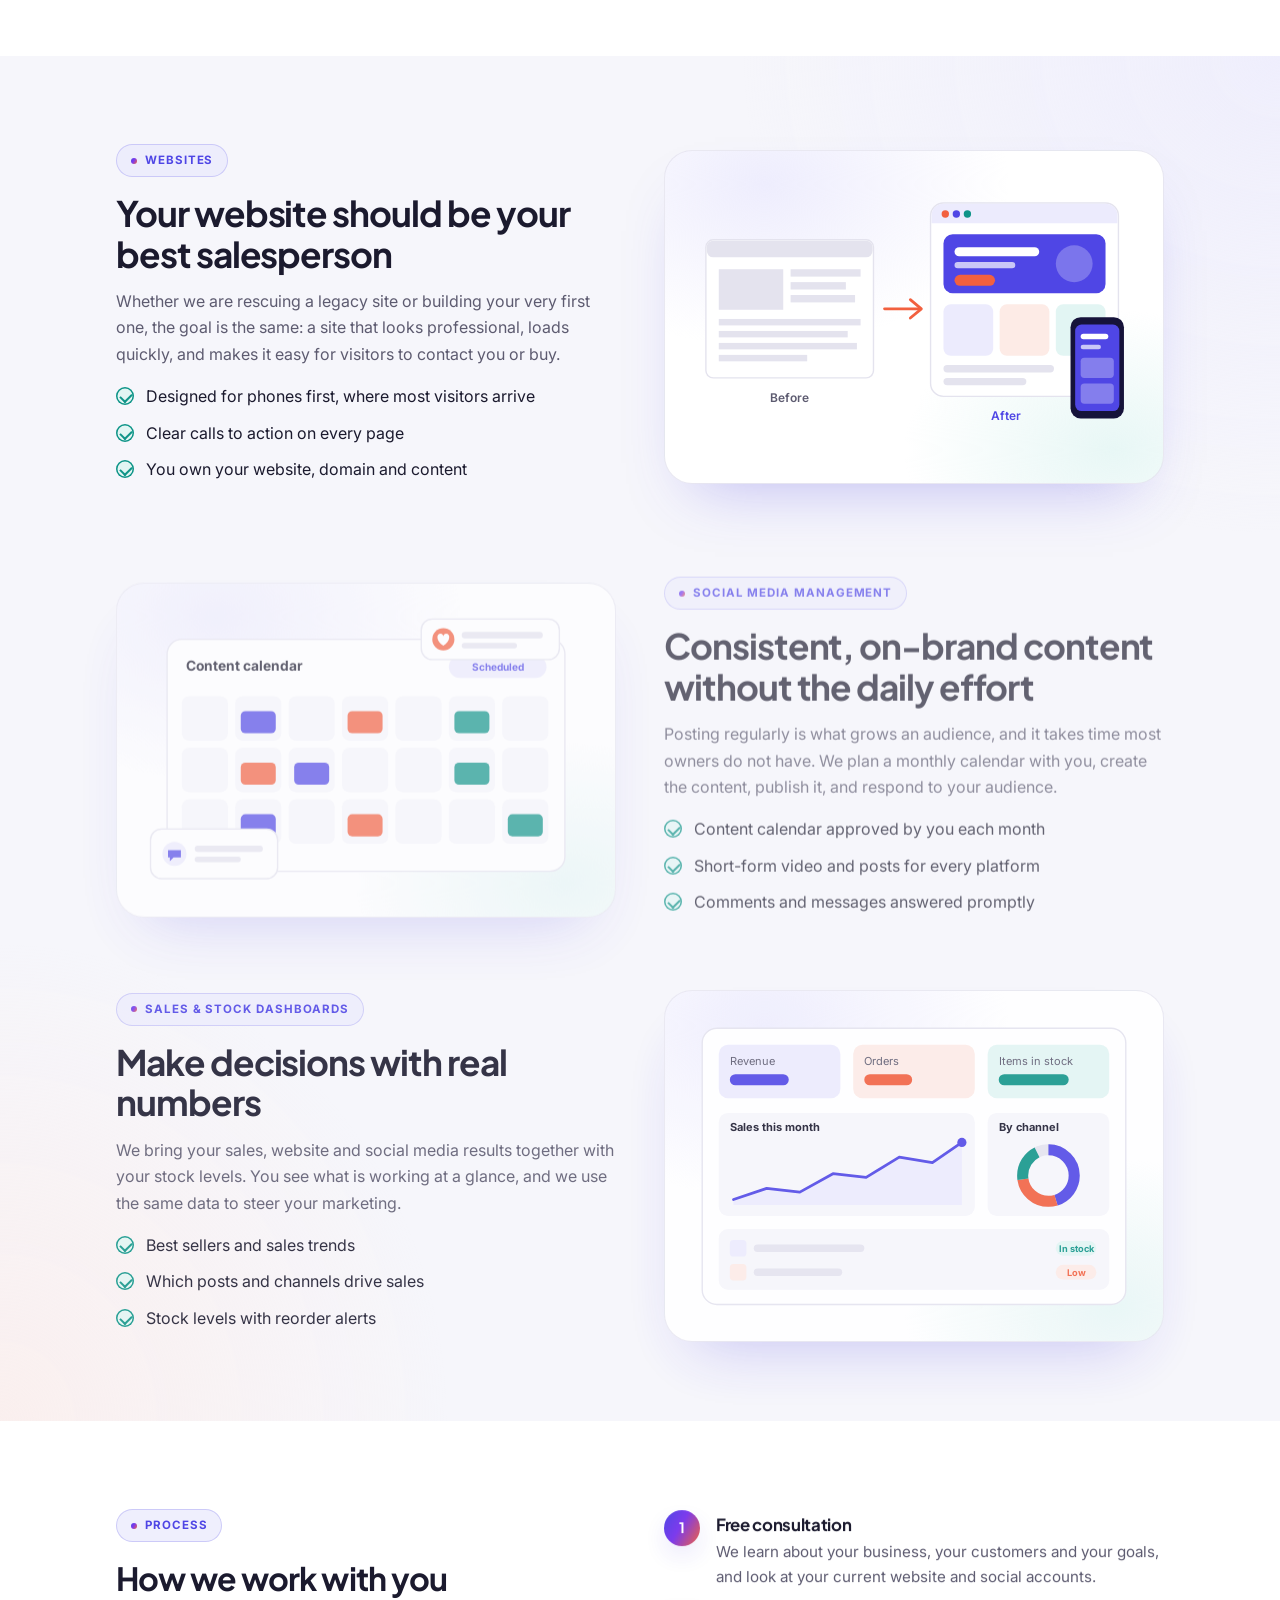
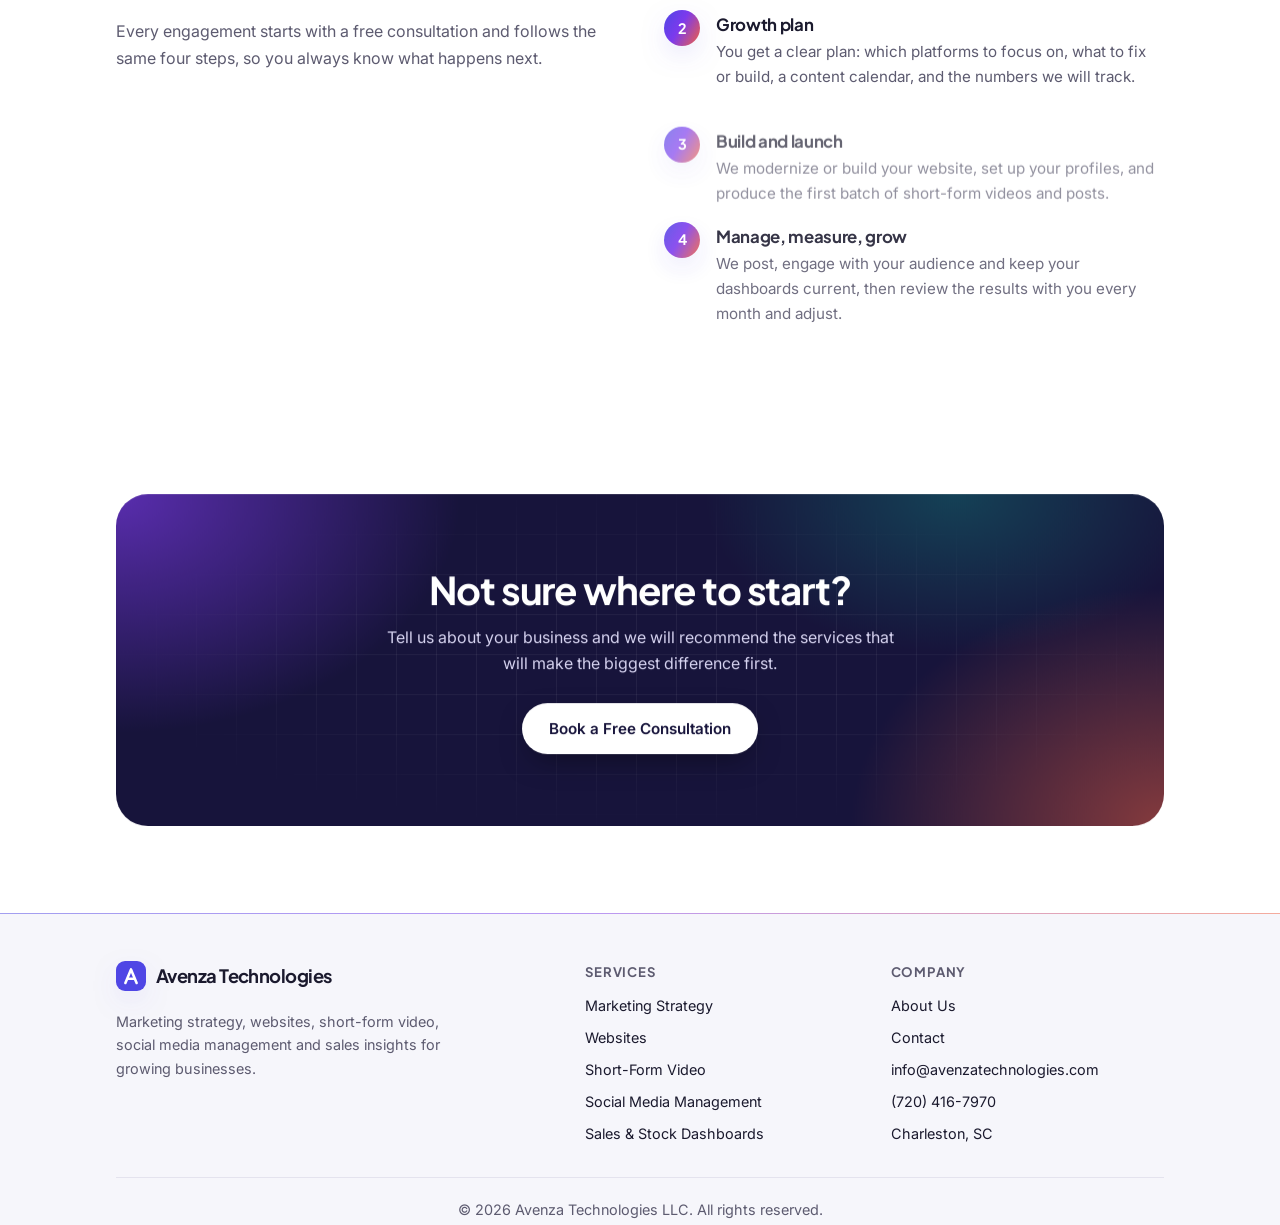
<file: services.html>
<!DOCTYPE html>
<html lang="en">
<head>
<meta charset="UTF-8">
<meta http-equiv="refresh" content="0; url=/services/">
<link rel="canonical" href="https://avenzatechnologies.com/services/">
<meta name="robots" content="noindex">
<title>Redirecting&hellip;</title>
</head>
<body>
<p>This page has moved to <a href="/services/">avenzatechnologies.com/services/</a>.</p>
</body>
</html>
</file>
<file: assets/css/styles.css>
/* ==========================================================================
   Avenza Technologies LLC - shared stylesheet
   ========================================================================== */

/* --- Tokens ------------------------------------------------------------- */
:root {
  --bg: #ffffff;
  --bg-alt: #f6f6fb;
  --bg-deep: #16133a;
  --text: #1b1a2e;
  --text-muted: #5d5b70;
  --text-invert: #efeefb;
  --accent: #4f46e5;
  --accent-dark: #3c33c4;
  --accent-soft: #ecebfd;
  --accent-2: #f2603f;
  --accent-2-soft: #fdebe6;
  --accent-3: #0f9488;
  --accent-3-soft: #e2f5f3;
  --card: #ffffff;
  --on-accent: #ffffff;
  --border: #e4e3ee;
  --shadow: 0 1px 2px rgba(22, 19, 58, .05), 0 8px 24px rgba(22, 19, 58, .07);
  --radius: 12px;
  --maxw: 1080px;
  --gutter: 16px;
}

@media (prefers-color-scheme: dark) {
  :root:not([data-theme="light"]) {
    --bg: #121220;
    --bg-alt: #1a1a2b;
    --bg-deep: #0c0b18;
    --text: #efeefb;
    --text-muted: #a9a7c0;
    --accent: #8f8cff;
    --accent-dark: #aba9ff;
    --accent-soft: #242347;
    --accent-2: #ff8a6b;
    --accent-2-soft: #3a2422;
    --accent-3: #3ccfbf;
    --accent-3-soft: #16302e;
    --card: #1e1e31;
    --on-accent: #12112a;
    --border: #2d2c45;
    --shadow: 0 1px 2px rgba(0, 0, 0, .3), 0 8px 24px rgba(0, 0, 0, .35);
  }
}

:root[data-theme="dark"] {
  --bg: #121220;
  --bg-alt: #1a1a2b;
  --bg-deep: #0c0b18;
  --text: #efeefb;
  --text-muted: #a9a7c0;
  --accent: #8f8cff;
  --accent-dark: #aba9ff;
  --accent-soft: #242347;
  --accent-2: #ff8a6b;
  --accent-2-soft: #3a2422;
  --accent-3: #3ccfbf;
  --accent-3-soft: #16302e;
  --card: #1e1e31;
  --on-accent: #12112a;
  --border: #2d2c45;
  --shadow: 0 1px 2px rgba(0, 0, 0, .3), 0 8px 24px rgba(0, 0, 0, .35);
}

/* --- Base --------------------------------------------------------------- */
* { box-sizing: border-box; }

html { scroll-behavior: smooth; }

body {
  margin: 0;
  background: var(--bg);
  color: var(--text);
  font-family: -apple-system, BlinkMacSystemFont, "Segoe UI", Roboto, Helvetica, Arial, sans-serif;
  line-height: 1.65;
  -webkit-font-smoothing: antialiased;
}

img { max-width: 100%; display: block; }

a { color: var(--accent); }

h1, h2, h3 { letter-spacing: -0.02em; line-height: 1.25; }

.wrap {
  max-width: var(--maxw);
  margin: 0 auto;
  padding-left: var(--gutter);
  padding-right: var(--gutter);
}

.skip-link {
  position: absolute;
  left: -9999px;
  top: 0;
  background: var(--accent);
  color: var(--on-accent);
  padding: 10px 16px;
  border-radius: 0 0 8px 0;
  z-index: 100;
}
.skip-link:focus { left: 0; }

/* --- Header / nav ------------------------------------------------------- */
.site-header {
  position: sticky;
  top: 0;
  z-index: 50;
  background: var(--bg);
  border-bottom: 1px solid var(--border);
}

.site-header .wrap {
  display: flex;
  align-items: center;
  justify-content: space-between;
  min-height: 68px;
  gap: 16px;
  position: relative;
}

.logo {
  display: inline-flex;
  align-items: center;
  gap: 10px;
  font-weight: 700;
  font-size: 1.15rem;
  color: var(--text);
  text-decoration: none;
  letter-spacing: -0.03em;
}

.logo-mark {
  width: 30px;
  height: 30px;
  flex: none;
  display: block;
}

.site-nav { display: flex; align-items: center; gap: 4px; }

.site-nav a {
  color: var(--text-muted);
  text-decoration: none;
  font-size: 0.95rem;
  font-weight: 500;
  padding: 8px 12px;
  border-radius: 8px;
}
.site-nav a:hover { color: var(--text); background: var(--bg-alt); }
.site-nav a[aria-current="page"] { color: var(--accent); font-weight: 600; }

.site-nav .btn { margin-left: 8px; color: var(--on-accent); }
.site-nav .btn:hover { background: var(--accent-dark); color: var(--on-accent); }

.nav-toggle {
  display: none;
  background: none;
  border: 1px solid var(--border);
  border-radius: 8px;
  padding: 8px 10px;
  color: var(--text);
  cursor: pointer;
  font-size: 1rem;
  line-height: 1;
}

@media (max-width: 760px) {
  .nav-toggle { display: block; }
  .site-nav {
    display: none;
    position: absolute;
    top: 100%;
    left: calc(var(--gutter) * -1);
    right: calc(var(--gutter) * -1);
    flex-direction: column;
    align-items: stretch;
    gap: 2px;
    padding: 12px var(--gutter) 18px;
    background: var(--bg);
    border-bottom: 1px solid var(--border);
    box-shadow: var(--shadow);
  }
  .site-nav.is-open { display: flex; }
  .site-nav a { padding: 12px; }
  .site-nav .btn { margin-left: 0; margin-top: 6px; text-align: center; }
}

/* --- Buttons ------------------------------------------------------------ */
.btn {
  display: inline-block;
  background: var(--accent);
  color: var(--on-accent);
  padding: 12px 24px;
  border-radius: 8px;
  text-decoration: none;
  font-weight: 600;
  font-size: 0.95rem;
  border: 1px solid transparent;
  cursor: pointer;
  font-family: inherit;
}
.btn:hover { background: var(--accent-dark); }

.btn-ghost {
  background: transparent;
  color: var(--accent);
  border-color: var(--border);
}
.btn-ghost:hover { background: var(--bg-alt); color: var(--accent-dark); }

.btn-row { display: flex; flex-wrap: wrap; gap: 12px; }

/* --- Sections ----------------------------------------------------------- */
.section { padding: 64px 0; }
.section-alt { background: var(--bg-alt); border-top: 1px solid var(--border); border-bottom: 1px solid var(--border); }

.section-head { max-width: 640px; margin-bottom: 36px; }
.section-head.center { margin-left: auto; margin-right: auto; text-align: center; }
.section-head h2 { font-size: clamp(1.5rem, 3vw, 2rem); margin: 0 0 10px; }
.section-head p { color: var(--text-muted); margin: 0; font-size: 1.02rem; }

.eyebrow {
  display: inline-block;
  font-size: 0.78rem;
  font-weight: 700;
  letter-spacing: 0.08em;
  text-transform: uppercase;
  color: var(--accent);
  margin-bottom: 10px;
}

/* --- Hero --------------------------------------------------------------- */
.hero { padding: 80px 0 64px; text-align: center; }
.hero h1 { font-size: clamp(2rem, 5vw, 3rem); margin: 0 0 16px; }
.hero p {
  color: var(--text-muted);
  font-size: 1.13rem;
  max-width: 660px;
  margin: 0 auto 30px;
}
.hero .btn-row { justify-content: center; }

.page-hero {
  padding: 56px 0 44px;
  border-bottom: 1px solid var(--border);
  background: var(--bg-alt);
}
.page-hero h1 { font-size: clamp(1.8rem, 4vw, 2.5rem); margin: 0 0 12px; }
.page-hero p { color: var(--text-muted); font-size: 1.08rem; max-width: 680px; margin: 0; }

/* --- Stats strip -------------------------------------------------------- */
.stats {
  display: grid;
  grid-template-columns: repeat(auto-fit, minmax(180px, 1fr));
  gap: 24px;
  padding: 32px;
  background: var(--bg-alt);
  border: 1px solid var(--border);
  border-radius: var(--radius);
}
.stat strong {
  display: block;
  font-size: 1.5rem;
  letter-spacing: -0.02em;
  margin-bottom: 2px;
}
.stat span { color: var(--text-muted); font-size: 0.92rem; }

/* --- Cards -------------------------------------------------------------- */
.cards {
  display: grid;
  grid-template-columns: repeat(auto-fit, minmax(250px, 1fr));
  gap: 20px;
}

.card {
  background: var(--card);
  border: 1px solid var(--border);
  border-radius: var(--radius);
  padding: 26px;
}
.card h3 { margin: 0 0 8px; font-size: 1.08rem; }
.card p { color: var(--text-muted); font-size: 0.95rem; margin: 0; }

.card-icon {
  width: 40px;
  height: 40px;
  border-radius: 10px;
  background: var(--accent-soft);
  color: var(--accent);
  display: grid;
  place-items: center;
  margin-bottom: 16px;
}
.card-icon svg { width: 20px; height: 20px; }

/* --- Split layouts ------------------------------------------------------ */
.split {
  display: grid;
  grid-template-columns: 1fr 1fr;
  gap: 48px;
  align-items: start;
}
@media (max-width: 760px) { .split { grid-template-columns: 1fr; gap: 32px; } }

.prose p { color: var(--text-muted); }
.prose > :first-child { margin-top: 0; }
.prose h3 { margin: 28px 0 8px; font-size: 1.1rem; color: var(--text); }

/* --- Numbered process --------------------------------------------------- */
.steps { list-style: none; margin: 0; padding: 0; display: grid; gap: 22px; }
.steps li { display: grid; grid-template-columns: 36px 1fr; gap: 16px; align-items: start; }
.steps .num {
  width: 36px;
  height: 36px;
  border-radius: 50%;
  background: var(--accent);
  color: var(--on-accent);
  display: grid;
  place-items: center;
  font-weight: 700;
  font-size: 0.9rem;
}
.steps h3 { margin: 4px 0 4px; font-size: 1.05rem; }
.steps p { margin: 0; color: var(--text-muted); font-size: 0.95rem; }

/* --- CTA band ----------------------------------------------------------- */
.cta {
  background: var(--bg-deep);
  color: var(--text-invert);
  border-radius: var(--radius);
  padding: 48px 32px;
  text-align: center;
}
.cta h2 { margin: 0 0 10px; font-size: clamp(1.4rem, 3vw, 1.9rem); }
.cta p { color: #c3c1e0; margin: 0 auto 26px; max-width: 520px; }
.cta .btn { background: #fff; color: #16133a; }
.cta .btn:hover { background: #dfe7f3; }

.contact-list { list-style: none; margin: 0; padding: 0; display: grid; gap: 20px; }
.contact-list strong {
  display: block;
  font-size: 0.82rem;
  text-transform: uppercase;
  letter-spacing: 0.06em;
  color: var(--text-muted);
  margin-bottom: 2px;
}
.contact-list a { text-decoration: none; }
.contact-list a:hover { text-decoration: underline; }

/* --- Footer ------------------------------------------------------------- */
.site-footer {
  border-top: 1px solid var(--border);
  background: var(--bg-alt);
  padding: 48px 0 28px;
  font-size: 0.9rem;
}
.footer-grid {
  display: grid;
  grid-template-columns: 1.6fr 1fr 1fr;
  gap: 32px;
  margin-bottom: 32px;
}
@media (max-width: 700px) { .footer-grid { grid-template-columns: 1fr; gap: 24px; } }
.footer-grid p { color: var(--text-muted); margin: 12px 0 0; max-width: 340px; }
.footer-grid h4 {
  margin: 0 0 12px;
  font-size: 0.82rem;
  text-transform: uppercase;
  letter-spacing: 0.06em;
  color: var(--text-muted);
}
.footer-grid ul { list-style: none; margin: 0; padding: 0; display: grid; gap: 8px; }
.footer-grid ul a { color: var(--text); text-decoration: none; }
.footer-grid ul a:hover { color: var(--accent); }
.footer-bottom {
  border-top: 1px solid var(--border);
  padding-top: 20px;
  color: var(--text-muted);
  text-align: center;
}
.footer-bottom p { margin: 0; }

/* ==========================================================================
   Digital growth refresh
   ========================================================================== */

.text-grad {
  background: linear-gradient(90deg, var(--accent), var(--accent-2));
  -webkit-background-clip: text;
  background-clip: text;
  color: transparent;
}

/* --- Split hero with illustration -------------------------------------- */
.hero-split {
  display: grid;
  grid-template-columns: 1.05fr 1fr;
  gap: 40px;
  align-items: center;
  padding: 64px 0 56px;
}
.hero-split h1 { font-size: clamp(2rem, 4.6vw, 3.1rem); margin: 0 0 16px; }
.hero-split p.lead { color: var(--text-muted); font-size: 1.12rem; margin: 0 0 28px; max-width: 560px; }
@media (max-width: 860px) {
  .hero-split { grid-template-columns: 1fr; padding: 44px 0 36px; gap: 28px; }
}

.ill { width: 100%; height: auto; display: block; }
.ill text { font-family: inherit; }
.f-bg { fill: var(--bg); }
.f-alt { fill: var(--bg-alt); }
.f-card { fill: var(--card); }
.f-deep { fill: var(--bg-deep); }
.f-acc { fill: var(--accent); }
.f-acc2 { fill: var(--accent-2); }
.f-acc3 { fill: var(--accent-3); }
.f-soft { fill: var(--accent-soft); }
.f-soft2 { fill: var(--accent-2-soft); }
.f-soft3 { fill: var(--accent-3-soft); }
.f-line { fill: var(--border); }
.f-muted { fill: var(--text-muted); }
.f-text { fill: var(--text); }
.f-white { fill: #fff; }
.s-line { stroke: var(--border); fill: none; }
.s-acc { stroke: var(--accent); fill: none; }
.s-acc2 { stroke: var(--accent-2); fill: none; }
.s-acc3 { stroke: var(--accent-3); fill: none; }
.s-muted { stroke: var(--text-muted); fill: none; }

/* --- Platform chips ---------------------------------------------------- */
.chips { display: flex; flex-wrap: wrap; gap: 10px; justify-content: center; }
.chip {
  display: inline-flex;
  align-items: center;
  gap: 8px;
  padding: 8px 16px;
  border: 1px solid var(--border);
  border-radius: 999px;
  background: var(--card);
  font-size: 0.92rem;
  font-weight: 600;
  color: var(--text);
}
.chip .dot { width: 8px; height: 8px; border-radius: 50%; background: var(--accent); }
.chip:nth-child(3n+2) .dot { background: var(--accent-2); }
.chip:nth-child(3n) .dot { background: var(--accent-3); }
.strip { padding: 8px 0 24px; text-align: center; }
.strip p { color: var(--text-muted); font-size: 0.9rem; margin: 0 0 14px; }

/* --- Card variants ----------------------------------------------------- */
.card { transition: transform .15s ease, box-shadow .15s ease; }
.card:hover { transform: translateY(-2px); box-shadow: var(--shadow); }
.card-icon.c2 { background: var(--accent-2-soft); color: var(--accent-2); }
.card-icon.c3 { background: var(--accent-3-soft); color: var(--accent-3); }
.card ul { margin: 12px 0 0; padding-left: 18px; color: var(--text-muted); font-size: 0.92rem; display: grid; gap: 4px; }
.cards.cards-4 { grid-template-columns: repeat(auto-fit, minmax(230px, 1fr)); }

/* --- Feature rows (text + illustration) -------------------------------- */
.feature {
  display: grid;
  grid-template-columns: 1fr 1fr;
  gap: 48px;
  align-items: center;
}
.feature + .feature { margin-top: 72px; }
.feature.reverse .feature-media { order: -1; }
.feature h2 { font-size: clamp(1.45rem, 3vw, 1.95rem); margin: 0 0 14px; }
.feature p { color: var(--text-muted); margin: 0 0 16px; }
.feature-media {
  background: var(--bg-alt);
  border: 1px solid var(--border);
  border-radius: 20px;
  padding: 20px;
}
.section-alt .feature-media { background: var(--bg); }
@media (max-width: 860px) {
  .feature { grid-template-columns: 1fr; gap: 24px; }
  .feature.reverse .feature-media { order: 0; }
  .feature + .feature { margin-top: 56px; }
}

.checks { list-style: none; margin: 0 0 8px; padding: 0; display: grid; gap: 10px; }
.checks li { position: relative; padding-left: 30px; color: var(--text); }
.checks li::before {
  content: "";
  position: absolute;
  left: 0;
  top: 4px;
  width: 18px;
  height: 18px;
  border-radius: 50%;
  background: var(--accent-3-soft);
  box-shadow: inset 0 0 0 1.5px var(--accent-3);
}
.checks li::after {
  content: "";
  position: absolute;
  left: 6px;
  top: 8px;
  width: 6px;
  height: 9px;
  border: solid var(--accent-3);
  border-width: 0 2px 2px 0;
  transform: rotate(45deg);
}

/* --- Forms ------------------------------------------------------------- */
.form-card {
  background: var(--card);
  border: 1px solid var(--border);
  border-radius: 16px;
  padding: 28px;
  box-shadow: var(--shadow);
}
@media (max-width: 520px) { .form-card { padding: 20px; } }
.form-grid { display: grid; grid-template-columns: 1fr 1fr; gap: 16px 18px; }
.form-grid .full { grid-column: 1 / -1; }
@media (max-width: 600px) { .form-grid { grid-template-columns: 1fr; } }

.field label,
.field legend {
  display: block;
  font-weight: 600;
  font-size: 0.92rem;
  margin-bottom: 6px;
  color: var(--text);
  padding: 0;
}
.field .req { color: var(--accent-2); }
.field .hint { font-weight: 400; color: var(--text-muted); font-size: 0.85rem; }
.field input[type="text"],
.field input[type="email"],
.field input[type="tel"],
.field input[type="url"],
.field select,
.field textarea {
  width: 100%;
  font: inherit;
  font-size: 0.97rem;
  color: var(--text);
  background: var(--bg);
  border: 1px solid var(--border);
  border-radius: 8px;
  padding: 11px 12px;
}
.field textarea { min-height: 130px; resize: vertical; }
.field input:focus,
.field select:focus,
.field textarea:focus {
  outline: none;
  border-color: var(--accent);
  box-shadow: 0 0 0 3px var(--accent-soft);
}
fieldset.field { border: 0; margin: 0; padding: 0; min-width: 0; }
.option-grid { display: grid; grid-template-columns: 1fr 1fr; gap: 8px; }
@media (max-width: 600px) { .option-grid { grid-template-columns: 1fr; } }
.option {
  display: flex;
  align-items: flex-start;
  gap: 10px;
  padding: 10px 12px;
  border: 1px solid var(--border);
  border-radius: 8px;
  font-size: 0.93rem;
  cursor: pointer;
  background: var(--bg);
}
.option:hover { border-color: var(--accent); }
.option input { margin-top: 4px; accent-color: var(--accent); }
.option:has(input:checked) { border-color: var(--accent); background: var(--accent-soft); }
.radio-row { display: flex; flex-wrap: wrap; gap: 8px; }
.radio-row .option { flex: 1 1 120px; }

.hp-field { position: absolute; left: -9999px; width: 1px; height: 1px; overflow: hidden; }
.form-actions { display: flex; flex-wrap: wrap; align-items: center; gap: 14px; margin-top: 22px; }
.form-note { color: var(--text-muted); font-size: 0.85rem; margin: 0; }
.form-status { margin-top: 18px; padding: 14px 16px; border-radius: 10px; font-size: 0.95rem; }
.form-status[hidden] { display: none; }
.form-status.ok { background: var(--accent-3-soft); color: var(--text); border: 1px solid var(--accent-3); }
.form-status.err { background: var(--accent-2-soft); color: var(--text); border: 1px solid var(--accent-2); }
.btn[disabled] { opacity: .6; cursor: progress; }

.contact-layout { display: grid; grid-template-columns: 1.6fr 1fr; gap: 40px; align-items: start; }
@media (max-width: 860px) { .contact-layout { grid-template-columns: 1fr; } }
.side-card {
  background: var(--bg-alt);
  border: 1px solid var(--border);
  border-radius: 16px;
  padding: 26px;
}
.side-card h2 { font-size: 1.15rem; margin: 0 0 18px; }
.side-card + .side-card { margin-top: 20px; }
.st-line { stroke: var(--border); stroke-width: 1.5; }
.ill-caption { font-size: 13px; font-weight: 600; }
/* Option tiles live inside .field, so restate what `.field label` overrides */
.field label.option {
  display: flex;
  margin: 0;
  padding: 10px 12px;
  font-weight: 500;
  font-size: 0.93rem;
}

/* ==========================================================================
   Modern visual layer (fonts, gradients, glass, motion)
   ========================================================================== */

:root {
  --font-body: "Inter", -apple-system, BlinkMacSystemFont, "Segoe UI", Roboto, Helvetica, Arial, sans-serif;
  --font-head: "Plus Jakarta Sans", var(--font-body);
  --violet: #7c3aed;
  --grad: linear-gradient(120deg, var(--accent) 0%, var(--violet) 45%, var(--accent-2) 100%);
  --glow: 0 10px 30px -10px color-mix(in srgb, var(--accent) 55%, transparent);
  --radius: 18px;
}
@media (prefers-color-scheme: dark) {
  :root:not([data-theme="light"]) { --violet: #b794f6; }
}
:root[data-theme="dark"] { --violet: #b794f6; }

body { font-family: var(--font-body); }
h1, h2, h3, h4, .logo { font-family: var(--font-head); }
h1 { font-weight: 800; letter-spacing: -0.035em; }
h2 { font-weight: 700; letter-spacing: -0.03em; }

.text-grad { background-image: var(--grad); }

/* Glass header */
.site-header {
  background: color-mix(in srgb, var(--bg) 70%, transparent);
  -webkit-backdrop-filter: saturate(180%) blur(16px);
  backdrop-filter: saturate(180%) blur(16px);
  border-bottom: 1px solid color-mix(in srgb, var(--border) 65%, transparent);
}
.site-nav a { border-radius: 999px; }
.logo-mark { border-radius: 9px; box-shadow: var(--glow); }

/* Buttons: gradient pills */
.btn,
.site-nav .btn {
  border-radius: 999px;
  padding: 12px 26px;
  background: var(--grad);
  background-size: 180% 100%;
  background-position: 0 0;
  color: var(--on-accent);
  box-shadow: var(--glow);
  transition: transform .18s ease, box-shadow .18s ease, background-position .45s ease;
}
.site-nav .btn { padding: 9px 20px; }
.btn:hover,
.site-nav .btn:hover {
  background: var(--grad);
  background-size: 180% 100%;
  background-position: 100% 0;
  color: var(--on-accent);
  transform: translateY(-1px);
  box-shadow: 0 14px 34px -10px color-mix(in srgb, var(--violet) 60%, transparent);
}
.btn-ghost {
  background: color-mix(in srgb, var(--card) 70%, transparent);
  color: var(--text);
  border: 1px solid var(--border);
  box-shadow: none;
  -webkit-backdrop-filter: blur(8px);
  backdrop-filter: blur(8px);
}
.btn-ghost:hover {
  background: var(--card);
  color: var(--accent);
  border-color: color-mix(in srgb, var(--accent) 45%, var(--border));
  box-shadow: none;
}
.cta .btn { background: #fff; color: #16133a; box-shadow: 0 10px 30px -10px rgba(0,0,0,.5); }
.cta .btn:hover { background: #fff; color: #16133a; }

/* Eyebrow as a pill badge */
.eyebrow {
  display: inline-flex;
  align-items: center;
  gap: 8px;
  padding: 6px 14px;
  border-radius: 999px;
  background: color-mix(in srgb, var(--accent-soft) 80%, transparent);
  border: 1px solid color-mix(in srgb, var(--accent) 22%, transparent);
  font-size: 0.72rem;
  margin-bottom: 16px;
}
.eyebrow::before {
  content: "";
  width: 6px;
  height: 6px;
  border-radius: 50%;
  background: var(--grad);
}

/* Mesh-gradient + grid backdrop for hero areas */
.hero-section,
.page-hero {
  position: relative;
  isolation: isolate;
  overflow: hidden;
}
.page-hero { background: transparent; border-bottom: 0; padding: 72px 0 56px; }
.hero-section::before,
.page-hero::before {
  content: "";
  position: absolute;
  inset: -30% -10% -10% -10%;
  z-index: -2;
  background:
    radial-gradient(38% 42% at 12% 22%, color-mix(in srgb, var(--accent) 26%, transparent), transparent 70%),
    radial-gradient(34% 40% at 88% 12%, color-mix(in srgb, var(--accent-2) 22%, transparent), transparent 70%),
    radial-gradient(40% 46% at 72% 88%, color-mix(in srgb, var(--accent-3) 18%, transparent), transparent 70%),
    radial-gradient(30% 36% at 40% 60%, color-mix(in srgb, var(--violet) 14%, transparent), transparent 70%);
  filter: blur(8px);
}
.hero-section::after,
.page-hero::after {
  content: "";
  position: absolute;
  inset: 0;
  z-index: -1;
  background-image:
    linear-gradient(color-mix(in srgb, var(--border) 80%, transparent) 1px, transparent 1px),
    linear-gradient(90deg, color-mix(in srgb, var(--border) 80%, transparent) 1px, transparent 1px);
  background-size: 48px 48px;
  -webkit-mask-image: radial-gradient(ellipse 70% 60% at 50% 35%, #000 20%, transparent 75%);
  mask-image: radial-gradient(ellipse 70% 60% at 50% 35%, #000 20%, transparent 75%);
  opacity: .6;
}
.hero-split { padding: 80px 0 56px; }
.hero-split h1 { font-size: clamp(2.3rem, 5.4vw, 3.7rem); line-height: 1.08; }
.hero-split > div:last-child { position: relative; }
.hero-split > div:last-child::before {
  content: "";
  position: absolute;
  inset: 10% 8%;
  z-index: -1;
  background: var(--grad);
  filter: blur(70px);
  opacity: .28;
  border-radius: 50%;
}
.page-hero h1 { font-size: clamp(2rem, 4.6vw, 3rem); line-height: 1.12; }

/* Platform chips: glass */
.strip { padding: 0 0 56px; }
.chip {
  background: color-mix(in srgb, var(--card) 65%, transparent);
  -webkit-backdrop-filter: blur(10px);
  backdrop-filter: blur(10px);
  box-shadow: 0 2px 10px -4px rgba(22, 19, 58, .12);
}

/* Sections */
.section { padding: 88px 0; }
.section-alt {
  border: 0;
  background:
    radial-gradient(60% 50% at 100% 0%, color-mix(in srgb, var(--accent-soft) 70%, transparent), transparent 70%),
    radial-gradient(50% 50% at 0% 100%, color-mix(in srgb, var(--accent-2-soft) 60%, transparent), transparent 70%),
    var(--bg-alt);
}
.section-head h2 { font-size: clamp(1.8rem, 3.6vw, 2.5rem); line-height: 1.15; }
.section-head { margin-bottom: 48px; }

/* Cards: soft depth + gradient border on hover */
.card {
  border-radius: var(--radius);
  padding: 28px;
  border: 1px solid var(--border);
  background:
    linear-gradient(var(--card), var(--card)) padding-box,
    linear-gradient(var(--border), var(--border)) border-box;
  border-color: transparent;
  box-shadow: 0 1px 2px rgba(22, 19, 58, .04);
  transition: transform .25s ease, box-shadow .25s ease, background .25s ease;
}
.card:hover {
  transform: translateY(-4px);
  background:
    linear-gradient(var(--card), var(--card)) padding-box,
    var(--grad) border-box;
  box-shadow: 0 22px 44px -20px color-mix(in srgb, var(--accent) 40%, transparent);
}
.card-icon {
  width: 48px;
  height: 48px;
  border-radius: 14px;
  margin-bottom: 18px;
  background: linear-gradient(135deg, var(--accent-soft), color-mix(in srgb, var(--accent-soft) 40%, var(--card)));
  box-shadow: inset 0 0 0 1px color-mix(in srgb, var(--accent) 18%, transparent);
}
.card-icon.c2 {
  background: linear-gradient(135deg, var(--accent-2-soft), color-mix(in srgb, var(--accent-2-soft) 40%, var(--card)));
  box-shadow: inset 0 0 0 1px color-mix(in srgb, var(--accent-2) 20%, transparent);
}
.card-icon.c3 {
  background: linear-gradient(135deg, var(--accent-3-soft), color-mix(in srgb, var(--accent-3-soft) 40%, var(--card)));
  box-shadow: inset 0 0 0 1px color-mix(in srgb, var(--accent-3) 20%, transparent);
}
.card-icon svg { width: 22px; height: 22px; }
.card h3 { font-size: 1.12rem; }

/* Feature illustrations: framed, floating */
.feature-media {
  border-radius: 28px;
  padding: 28px;
  border: 1px solid color-mix(in srgb, var(--border) 80%, transparent);
  background:
    radial-gradient(70% 70% at 20% 10%, color-mix(in srgb, var(--accent-soft) 90%, transparent), transparent 70%),
    radial-gradient(60% 60% at 90% 90%, color-mix(in srgb, var(--accent-2-soft) 80%, transparent), transparent 70%),
    var(--card);
  box-shadow: 0 30px 60px -30px color-mix(in srgb, var(--accent) 35%, transparent);
}
.section-alt .feature-media { background:
    radial-gradient(70% 70% at 20% 10%, color-mix(in srgb, var(--accent-soft) 90%, transparent), transparent 70%),
    radial-gradient(60% 60% at 90% 90%, color-mix(in srgb, var(--accent-3-soft) 80%, transparent), transparent 70%),
    var(--card); }
.feature h2 { font-size: clamp(1.6rem, 3.2vw, 2.2rem); line-height: 1.15; }

/* Process numbers */
.steps .num {
  background: var(--grad);
  box-shadow: var(--glow);
  font-family: var(--font-head);
}

/* CTA band: deep gradient with glows */
.cta {
  position: relative;
  overflow: hidden;
  isolation: isolate;
  border-radius: 32px;
  padding: 72px 32px;
  background:
    radial-gradient(55% 120% at 0% 0%, rgba(124, 58, 237, .65), transparent 60%),
    radial-gradient(50% 120% at 100% 100%, rgba(242, 96, 63, .5), transparent 60%),
    radial-gradient(40% 80% at 80% 0%, rgba(15, 148, 136, .35), transparent 60%),
    #16133a;
}
.cta::after {
  content: "";
  position: absolute;
  inset: 0;
  z-index: -1;
  background-image:
    linear-gradient(rgba(255,255,255,.06) 1px, transparent 1px),
    linear-gradient(90deg, rgba(255,255,255,.06) 1px, transparent 1px);
  background-size: 40px 40px;
  -webkit-mask-image: radial-gradient(ellipse at center, #000 30%, transparent 75%);
  mask-image: radial-gradient(ellipse at center, #000 30%, transparent 75%);
}
.cta h2 { font-size: clamp(1.7rem, 3.6vw, 2.4rem); color: #fff; }
.cta p { color: #d6d3f0; }

/* Forms */
.form-card, .side-card { border-radius: 24px; }
.form-card { position: relative; overflow: hidden; }
.form-card::before {
  content: "";
  position: absolute;
  left: 0; right: 0; top: 0;
  height: 4px;
  background: var(--grad);
}
.field input[type="text"],
.field input[type="email"],
.field input[type="tel"],
.field input[type="url"],
.field select,
.field textarea { border-radius: 12px; }
.option { border-radius: 12px; }

/* Footer: gradient hairline */
.site-footer { position: relative; border-top: 0; }
.site-footer::before {
  content: "";
  position: absolute;
  left: 0; right: 0; top: 0;
  height: 1px;
  background: var(--grad);
  opacity: .5;
}

/* Motion */
@keyframes float-y { 0%, 100% { transform: translateY(0); } 50% { transform: translateY(-10px); } }
.hero-split > div:last-child .ill { animation: float-y 7s ease-in-out infinite; }

.js .reveal { opacity: 0; transform: translateY(22px); transition: opacity .7s ease, transform .7s cubic-bezier(.2,.7,.2,1); }
.js .reveal.in { opacity: 1; transform: none; }

@media (prefers-reduced-motion: reduce) {
  .hero-split > div:last-child .ill { animation: none; }
  .js .reveal { opacity: 1; transform: none; transition: none; }
  .btn, .card { transition: none; }
}

@media (max-width: 860px) {
  .hero-split { padding: 48px 0 36px; }
  .section { padding: 64px 0; }
  .cta { padding: 52px 22px; border-radius: 24px; }
}
</file>
